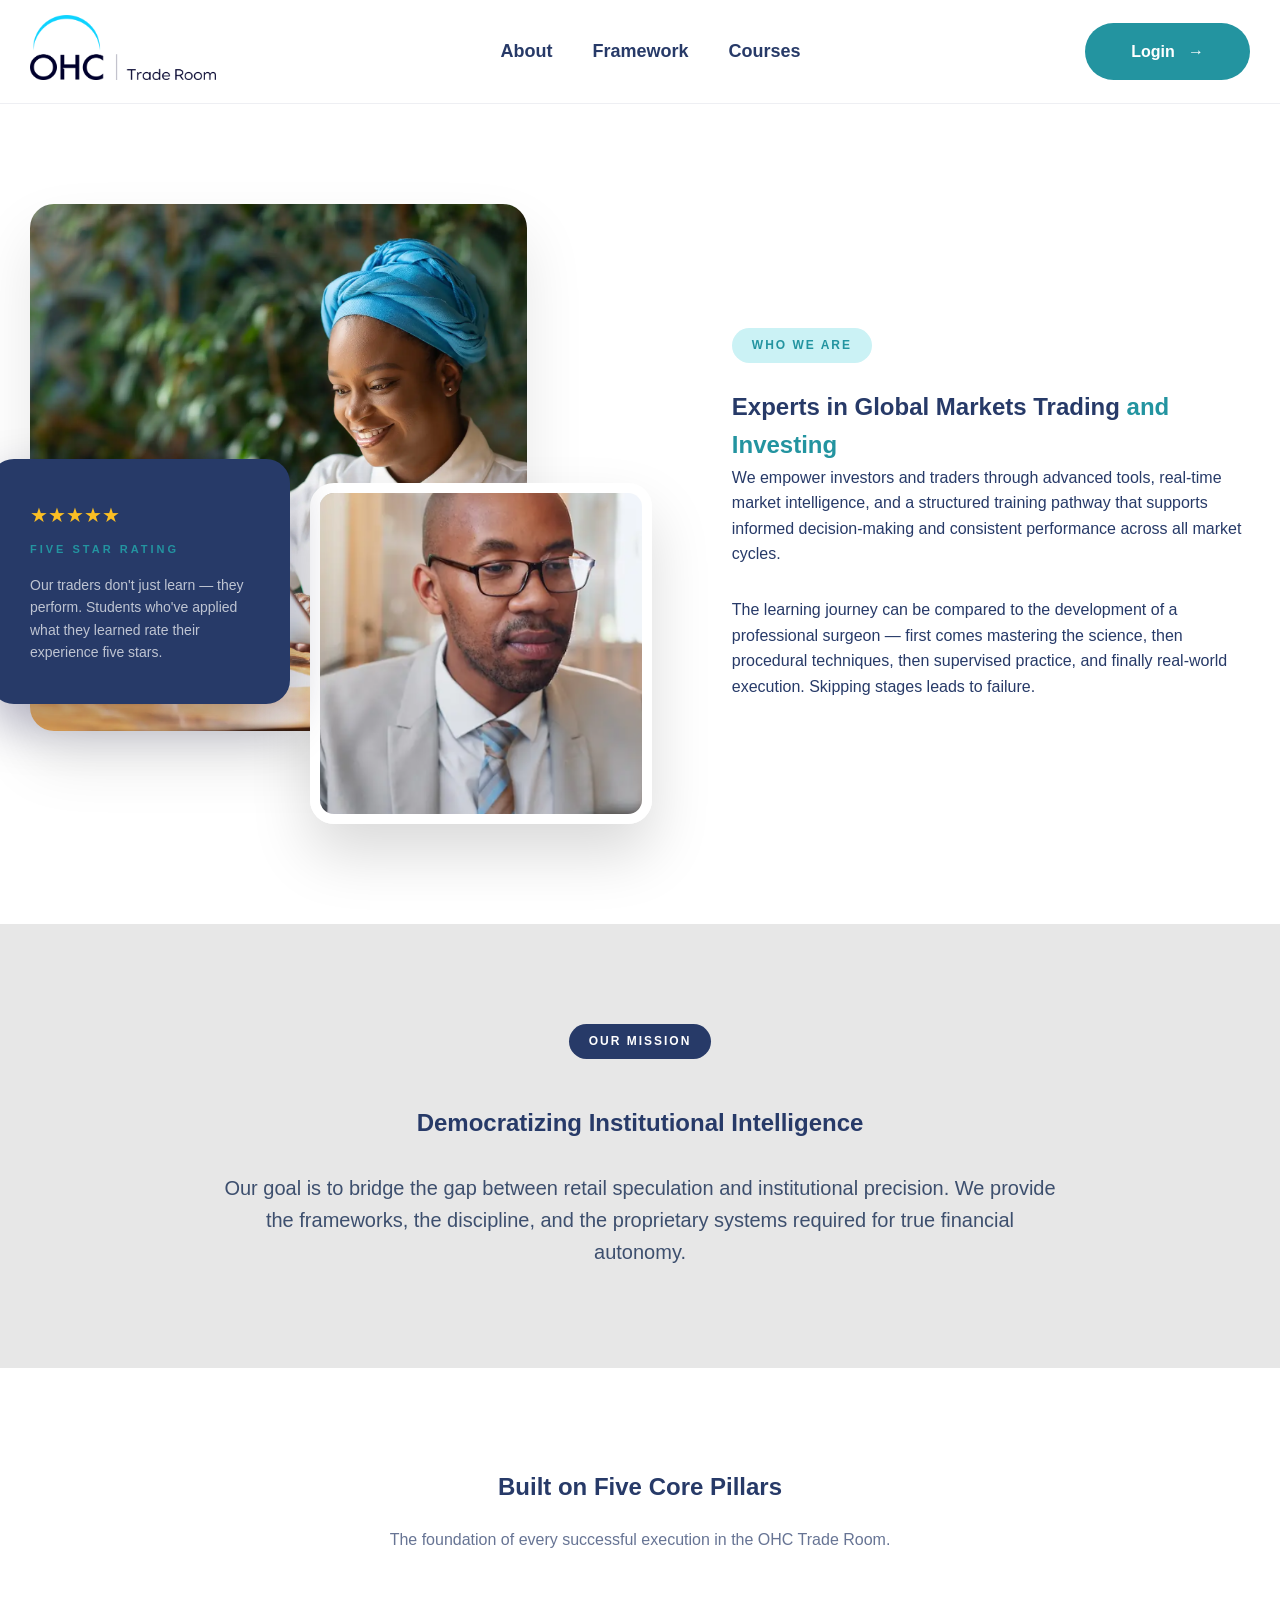
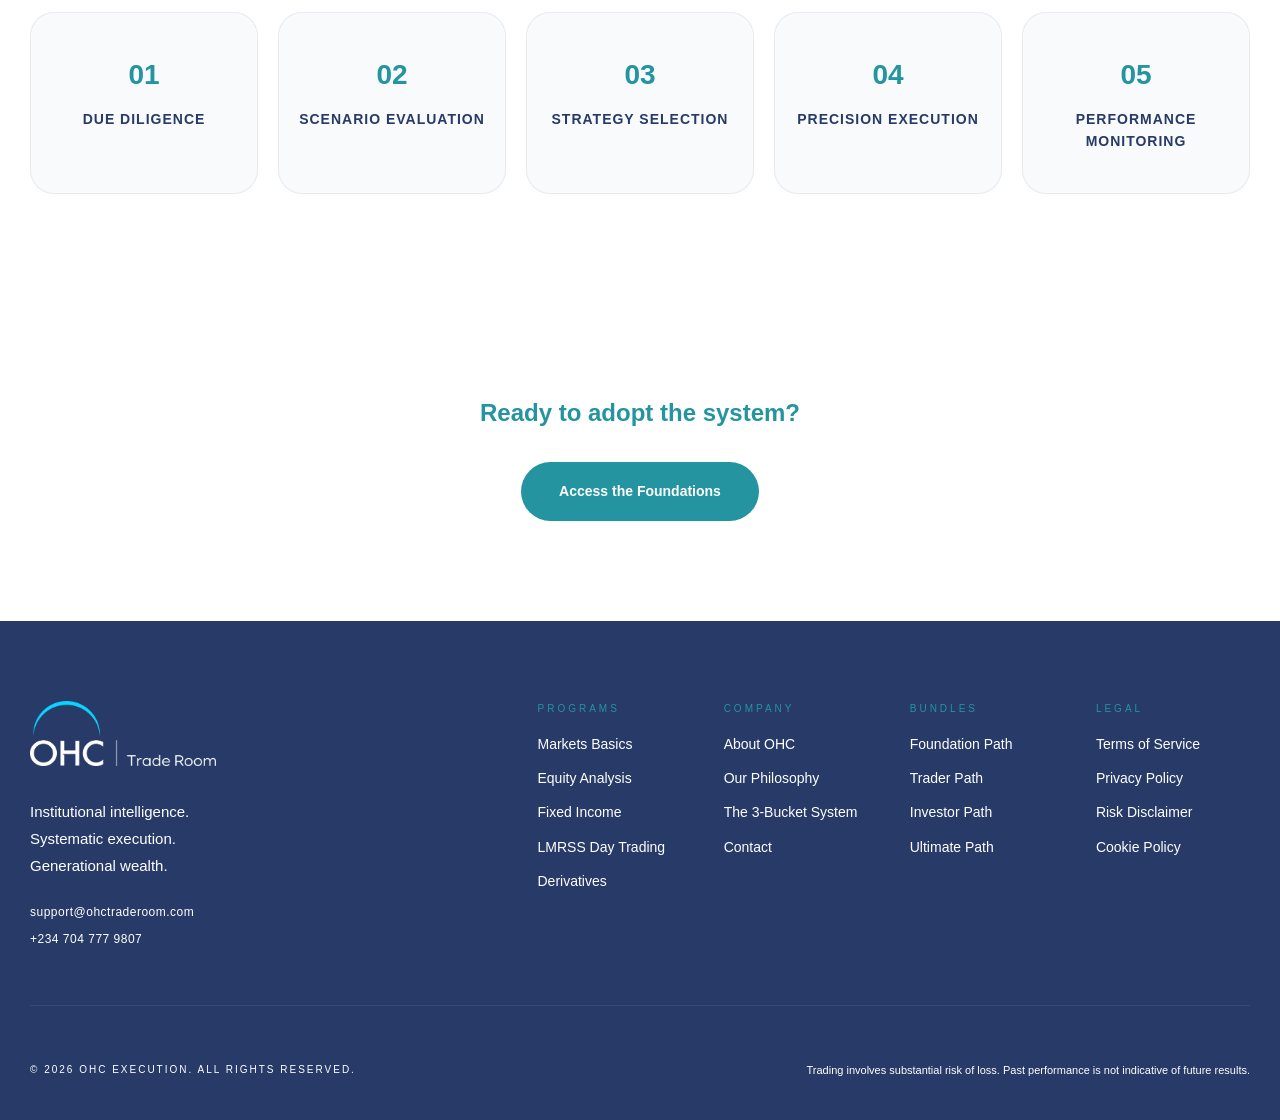
<file: about.html>
<!doctype html>
<html lang="en">
  <head>
    <meta charset="UTF-8" />
    <meta name="viewport" content="width=device-width, initial-scale=1.0" />
    <title>About OHC | Institutional Market Intelligence</title>

    <!-- Universal Styles -->
    <link rel="stylesheet" href="css/style.css" />
    <!-- Page Specific Styles -->
    <link rel="stylesheet" href="css/about.css" />
    <link
      rel="icon"
      type="image/png"
      href="images/favicon-96x96.png"
      sizes="96x96"
    />
    <link rel="icon" type="image/svg+xml" href="images/favicon.svg" />
    <link rel="shortcut icon" href="images/favicon.ico" />
    <link
      rel="apple-touch-icon"
      sizes="180x180"
      href="images/apple-touch-icon.png"
    />
    <meta name="apple-mobile-web-app-title" content="OHC" />
    <link rel="manifest" href="images/site.webmanifest" />
  </head>
  <body>
    <!-- HEADER -->
    <nav class="nav">
      <div class="container nav__inner">
        <a href="index.html" class="nav__logo"
          ><img src="images/logo-dark.png" alt="OHC Logo"
        /></a>
        <ul class="nav__links" id="navLinks">
          <li><a href="about.html">About</a></li>
          <li><a href="index.html#solution">Framework</a></li>
          <li><a href="index.html#ecosystem">Courses</a></li>
        </ul>
        <!-- Auth Container -->
        <div class="nav__auth">
          <!-- Login Button (visible when NOT logged in) -->
          <a
            href="https://courses.ohctraderoom.com/login"
            target="_blank"
            class="btn btn--teal nav__login"
            >Login &nbsp; →</a
          >
          <!-- User Menu (visible when logged in) -->
          <div class="nav__user-menu" id="userMenu">
            <button
              class="user-avatar-btn"
              id="userAvatarBtn"
              aria-label="User menu"
            >
              <svg
                viewBox="0 0 24 24"
                fill="none"
                stroke="currentColor"
                stroke-width="1.8"
                stroke-linecap="round"
                stroke-linejoin="round"
              >
                <path d="M20 21v-2a4 4 0 0 0-4-4H8a4 4 0 0 0-4 4v2" />
                <circle cx="12" cy="7" r="4" />
              </svg>
            </button>
            <div class="user-dropdown" id="userDropdown">
              <a href="https://www.ohctraderoom.com/library">
                <svg
                  viewBox="0 0 24 24"
                  fill="none"
                  stroke="currentColor"
                  stroke-width="1.8"
                  stroke-linecap="round"
                  stroke-linejoin="round"
                >
                  <rect x="3" y="3" width="7" height="7" rx="1" />
                  <rect x="14" y="3" width="7" height="7" rx="1" />
                  <rect x="3" y="14" width="7" height="7" rx="1" />
                  <rect x="14" y="14" width="7" height="7" rx="1" />
                </svg>
                Dashboard
              </a>
              <a href="https://www.ohctraderoom.com/settings">
                <svg
                  viewBox="0 0 24 24"
                  fill="none"
                  stroke="currentColor"
                  stroke-width="1.8"
                  stroke-linecap="round"
                  stroke-linejoin="round"
                >
                  <circle cx="12" cy="12" r="3" />
                  <path
                    d="M19.4 15a1.65 1.65 0 0 0 .33 1.82l.06.06a2 2 0 0 1-2.83 2.83l-.06-.06a1.65 1.65 0 0 0-1.82-.33 1.65 1.65 0 0 0-1 1.51V21a2 2 0 0 1-4 0v-.09A1.65 1.65 0 0 0 9 19.4a1.65 1.65 0 0 0-1.82.33l-.06.06a2 2 0 0 1-2.83-2.83l.06-.06A1.65 1.65 0 0 0 4.68 15a1.65 1.65 0 0 0-1.51-1H3a2 2 0 0 1 0-4h.09A1.65 1.65 0 0 0 4.6 9a1.65 1.65 0 0 0-.33-1.82l-.06-.06a2 2 0 0 1 2.83-2.83l.06.06A1.65 1.65 0 0 0 9 4.68a1.65 1.65 0 0 0 1-1.51V3a2 2 0 0 1 4 0v.09a1.65 1.65 0 0 0 1 1.51 1.65 1.65 0 0 0 1.82-.33l.06-.06a2 2 0 0 1 2.83 2.83l-.06.06A1.65 1.65 0 0 0 19.4 9a1.65 1.65 0 0 0 1.51 1H21a2 2 0 0 1 0 4h-.09a1.65 1.65 0 0 0-1.51 1z"
                  />
                </svg>
                Account Settings
              </a>
              <div class="user-dropdown__divider"></div>
              <a
                href="https://www.ohctraderoom.com/logout"
                class="user-dropdown__logout"
              >
                <svg
                  viewBox="0 0 24 24"
                  fill="none"
                  stroke="currentColor"
                  stroke-width="1.8"
                  stroke-linecap="round"
                  stroke-linejoin="round"
                >
                  <path d="M9 21H5a2 2 0 0 1-2-2V5a2 2 0 0 1 2-2h4" />
                  <polyline points="16 17 21 12 16 7" />
                  <line x1="21" y1="12" x2="9" y2="12" />
                </svg>
                Logout
              </a>
            </div>
          </div>
        </div>
        <button class="hamburger" id="hamburger" aria-label="Toggle menu">
          <span></span><span></span><span></span>
        </button>
      </div>
    </nav>

    <!-- 1. ABOUT HERO (Layered Visuals) -->
    <section class="section">
      <div class="container about-hero__grid">
        <div class="about-visuals">
          <div class="about-img-main">
            <img src="images/img2.png" alt="OHC Professional" />
          </div>
          <div class="about-img-sub">
            <img src="images/img3.png" alt="Trading Desk" />
          </div>
          <div class="about-rating-card">
            <div class="stars">★★★★★</div>
            <span class="rating-label">Five Star Rating</span>
            <p>
              Our traders don't just learn — they perform. Students who've
              applied what they learned rate their experience five stars.
            </p>
          </div>
        </div>

        <div class="about-content">
          <span class="problem-label">Who We Are</span>
          <h1>
            Experts in Global Markets Trading
            <span class="teal-text">and Investing</span>
          </h1>
          <p style="margin-bottom: 30px">
            We empower investors and traders through advanced tools, real-time
            market intelligence, and a structured training pathway that supports
            informed decision-making and consistent performance across all
            market cycles.
          </p>
          <p>
            The learning journey can be compared to the development of a
            professional surgeon — first comes mastering the science, then
            procedural techniques, then supervised practice, and finally
            real-world execution. Skipping stages leads to failure.
          </p>
        </div>
      </div>
    </section>

    <!-- 2. MISSION SECTION -->
    <section class="section" style="background: var(--grey-back)">
      <div class="container" style="text-align: center; max-width: 900px">
        <span
          class="problem-label"
          style="background: var(--navy); color: white"
          >Our Mission</span
        >
        <h2 style="margin-top: 20px">
          Democratizing Institutional Intelligence
        </h2>
        <p style="font-size: 20px; margin-top: 30px; color: var(--navy-light)">
          Our goal is to bridge the gap between retail speculation and
          institutional precision. We provide the frameworks, the discipline,
          and the proprietary systems required for true financial autonomy.
        </p>
      </div>
    </section>

    <!-- 3. THE 5 PILLARS -->
    <section class="section">
      <div class="container">
        <h2 style="text-align: center; margin-bottom: 20px">
          Built on Five Core Pillars
        </h2>
        <p style="text-align: center; opacity: 0.7">
          The foundation of every successful execution in the OHC Trade Room.
        </p>

        <div class="pillars-grid">
          <div class="pillar-card">
            <h3>01</h3>
            <h4>Due Diligence</h4>
          </div>
          <div class="pillar-card">
            <h3>02</h3>
            <h4>Scenario Evaluation</h4>
          </div>
          <div class="pillar-card">
            <h3>03</h3>
            <h4>Strategy Selection</h4>
          </div>
          <div class="pillar-card">
            <h3>04</h3>
            <h4>Precision Execution</h4>
          </div>
          <div class="pillar-card">
            <h3>05</h3>
            <h4>Performance Monitoring</h4>
          </div>
        </div>
      </div>
    </section>

    <!-- 4. FINAL CTA -->
    <section
      class="section"
      style="
        color: white;
        text-align: center;
        margin: 0 20px;
        border-radius: var(--radius);
      "
    >
      <div class="container">
        <h2 style="color: var(--teal); margin-bottom: 30px">
          Ready to adopt the system?
        </h2>
        <a href="index.html#ecosystem" class="btn btn--teal"
          >Access the Foundations</a
        >
      </div>
    </section>

    <!-- FOOTER -->
    <footer class="footer">
      <div class="container">
        <div class="footer__top">
          <div class="footer__brand">
            <img
              src="images/OHC-Trade-Room-light.png"
              alt="OHC Trade Room"
              class="footer__logo-img"
            />
            <p style="color: #fff">
              Institutional intelligence.<br />Systematic execution.<br />Generational
              wealth.
            </p>
            <div class="footer__contacts">
              <a href="mailto:support@ohctraderoom.com"
                >support@ohctraderoom.com</a
              >
              <a href="tel:+2347047779807">+234 704 777 9807</a>
            </div>
          </div>
          <div class="footer__links">
            <div class="footer__col">
              <div class="footer__col-ttl">Programs</div>
              <a href="course-basics.html">Markets Basics</a>
              <a href="course-equity.html">Equity Analysis</a>
              <a href="course-fixed-income.html">Fixed Income</a>
              <a href="course-lmrss.html">LMRSS Day Trading</a>
              <a href="course-derivatives.html">Derivatives</a>
            </div>
            <div class="footer__col">
              <div class="footer__col-ttl">Company</div>
              <a href="about.html">About OHC</a>
              <a href="about.html">Our Philosophy</a>
              <a href="#flagship">The 3-Bucket System</a>
              <a href="mailto:support@ohctraderoom.com">Contact</a>
            </div>
            <div class="footer__col">
              <div class="footer__col-ttl">Bundles</div>
              <a href="#paths">Foundation Path</a>
              <a href="#paths">Trader Path</a>
              <a href="#paths">Investor Path</a>
              <a href="#paths">Ultimate Path</a>
            </div>
            <div class="footer__col">
              <div class="footer__col-ttl">Legal</div>
              <a href="terms.html">Terms of Service</a>
              <a href="privacy.html">Privacy Policy</a>
              <a href="risk-disclaimer.html">Risk Disclaimer</a>
              <a href="cookie-policy.html">Cookie Policy</a>
            </div>
          </div>
        </div>
        <div class="footer__bottom">
          <div class="footer__copy">
            © 2026 OHC EXECUTION. ALL RIGHTS RESERVED.
          </div>
          <div class="footer__disc">
            Trading involves substantial risk of loss. Past performance is not
            indicative of future results.
          </div>
        </div>
      </div>
    </footer>
    <script>
      const hamburger = document.getElementById("hamburger");
      const navLinks = document.getElementById("navLinks");
      hamburger.addEventListener("click", () => {
        hamburger.classList.toggle("active");
        navLinks.classList.toggle("active");
      });
      navLinks.querySelectorAll("a").forEach((link) => {
        link.addEventListener("click", () => {
          hamburger.classList.remove("active");
          navLinks.classList.remove("active");
        });
      });

      // ─── User Menu Toggle ───
      const userMenu = document.getElementById("userMenu");
      const userAvatarBtn = document.getElementById("userAvatarBtn");
      if (userAvatarBtn && userMenu) {
        userAvatarBtn.addEventListener("click", (e) => {
          e.stopPropagation();
          userMenu.classList.toggle("open");
        });
        document.addEventListener("click", (e) => {
          if (!userMenu.contains(e.target)) {
            userMenu.classList.remove("open");
          }
        });
      }

      // ─── Kajabi Auth Detection ───
      (function detectAuth() {
        const cookies = document.cookie;
        const isLoggedIn =
          cookies.includes("_kjb_session") ||
          cookies.includes("kjb_logged_in") ||
          cookies.includes("_session_id");
        if (isLoggedIn) {
          document.body.classList.add("is-authenticated");
        }
      })();
    </script>
  </body>
</html>
</file>
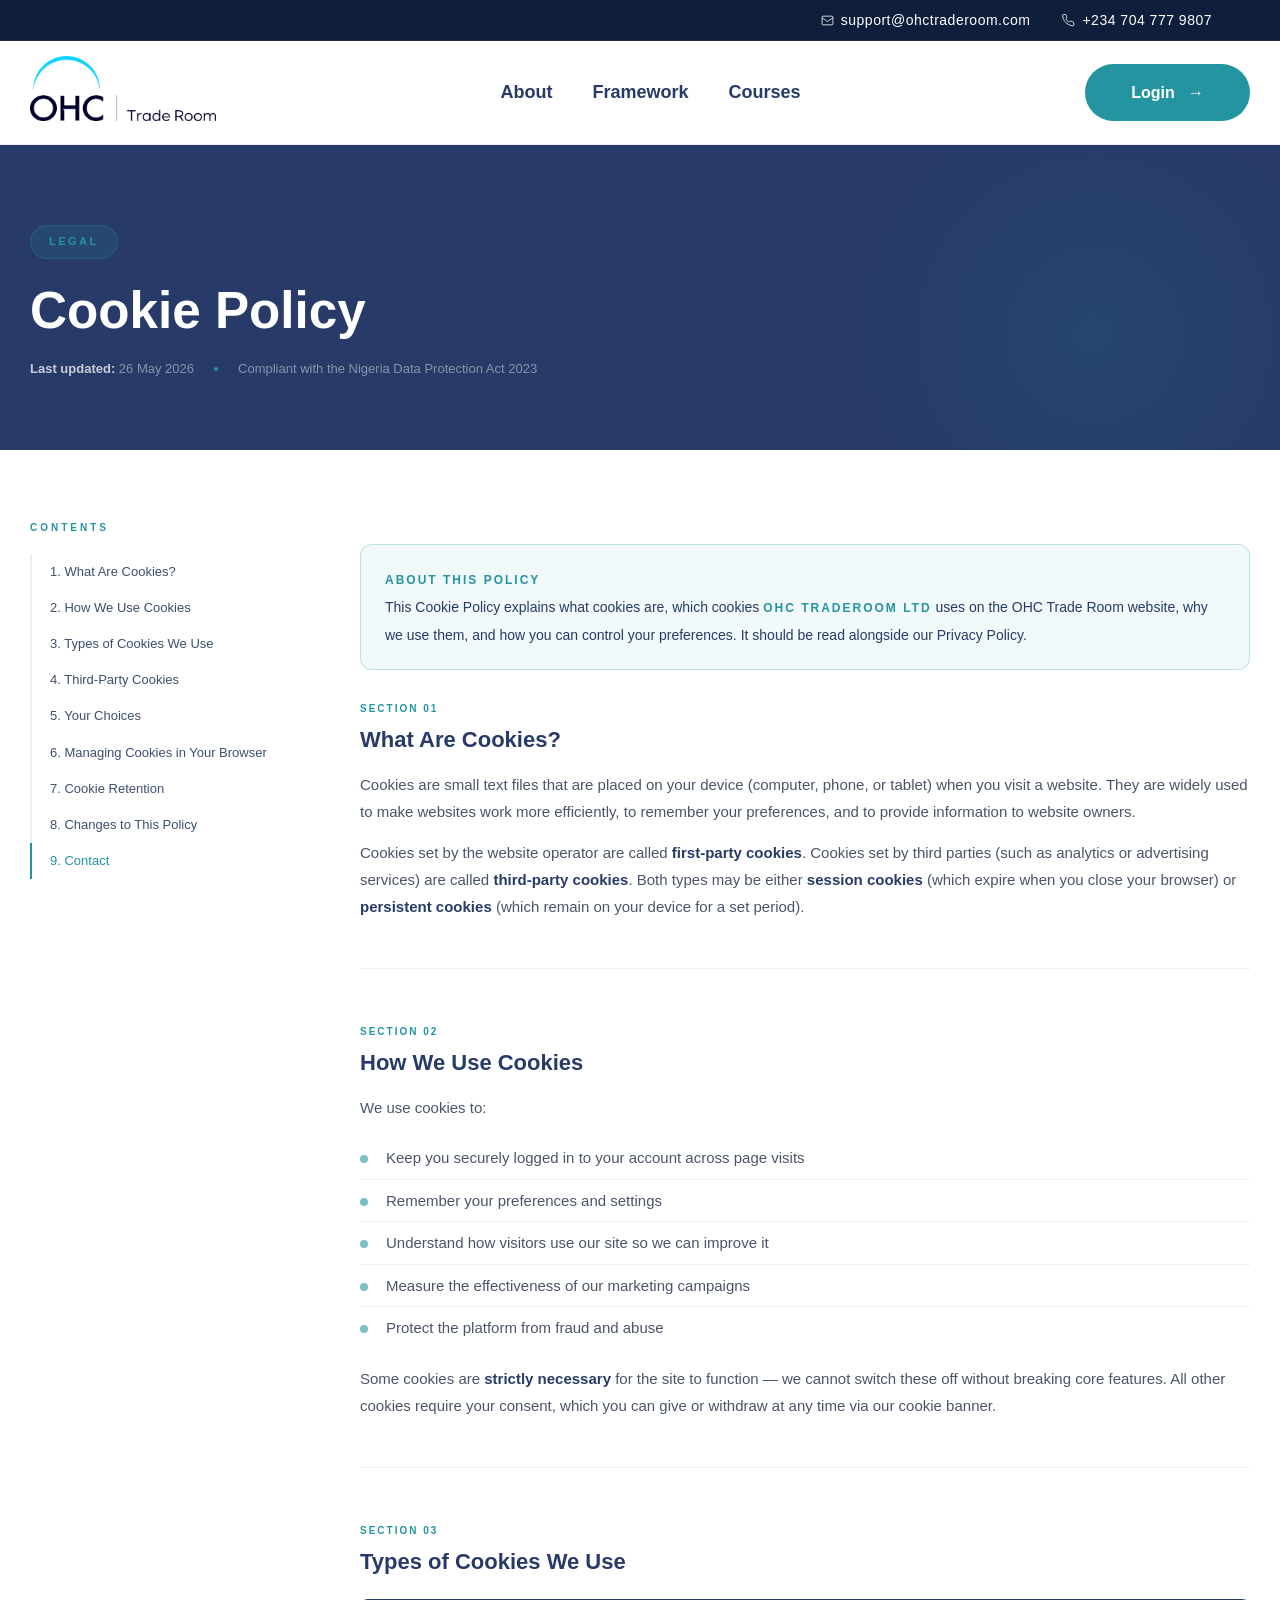
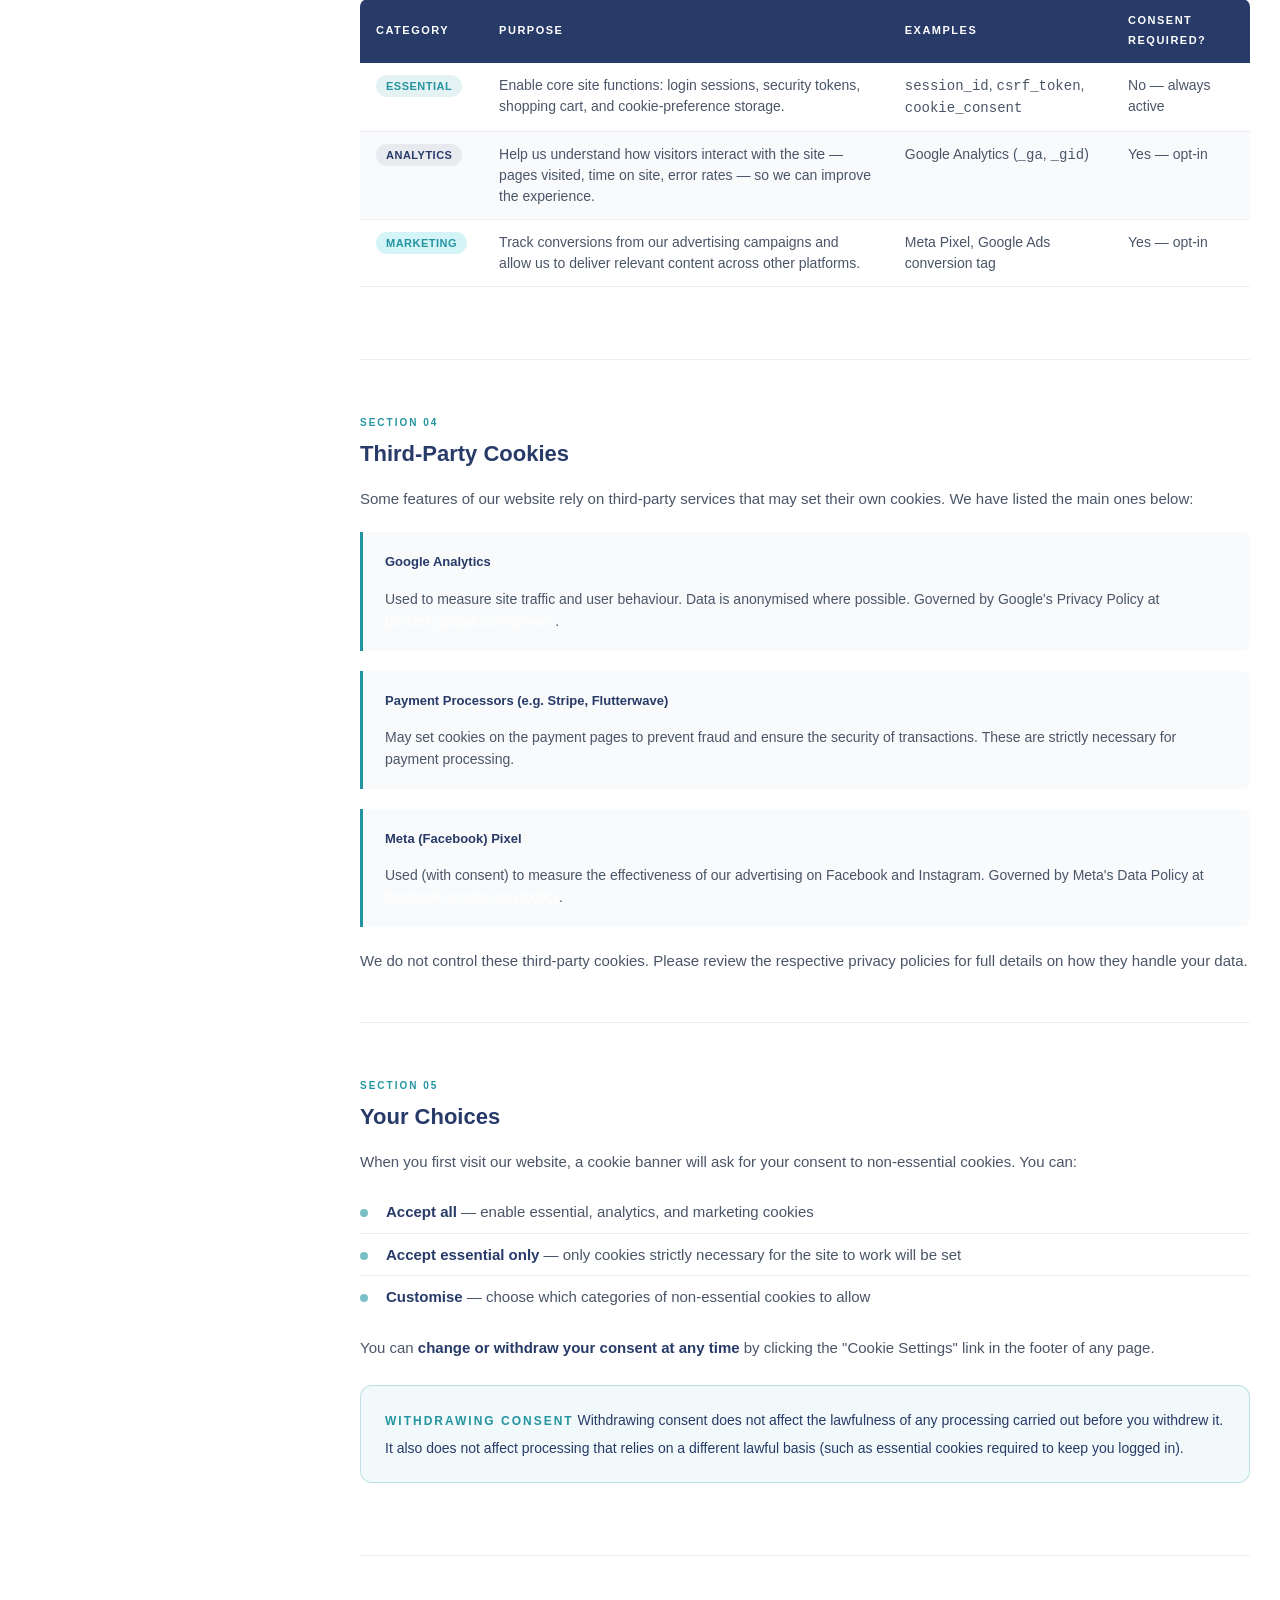
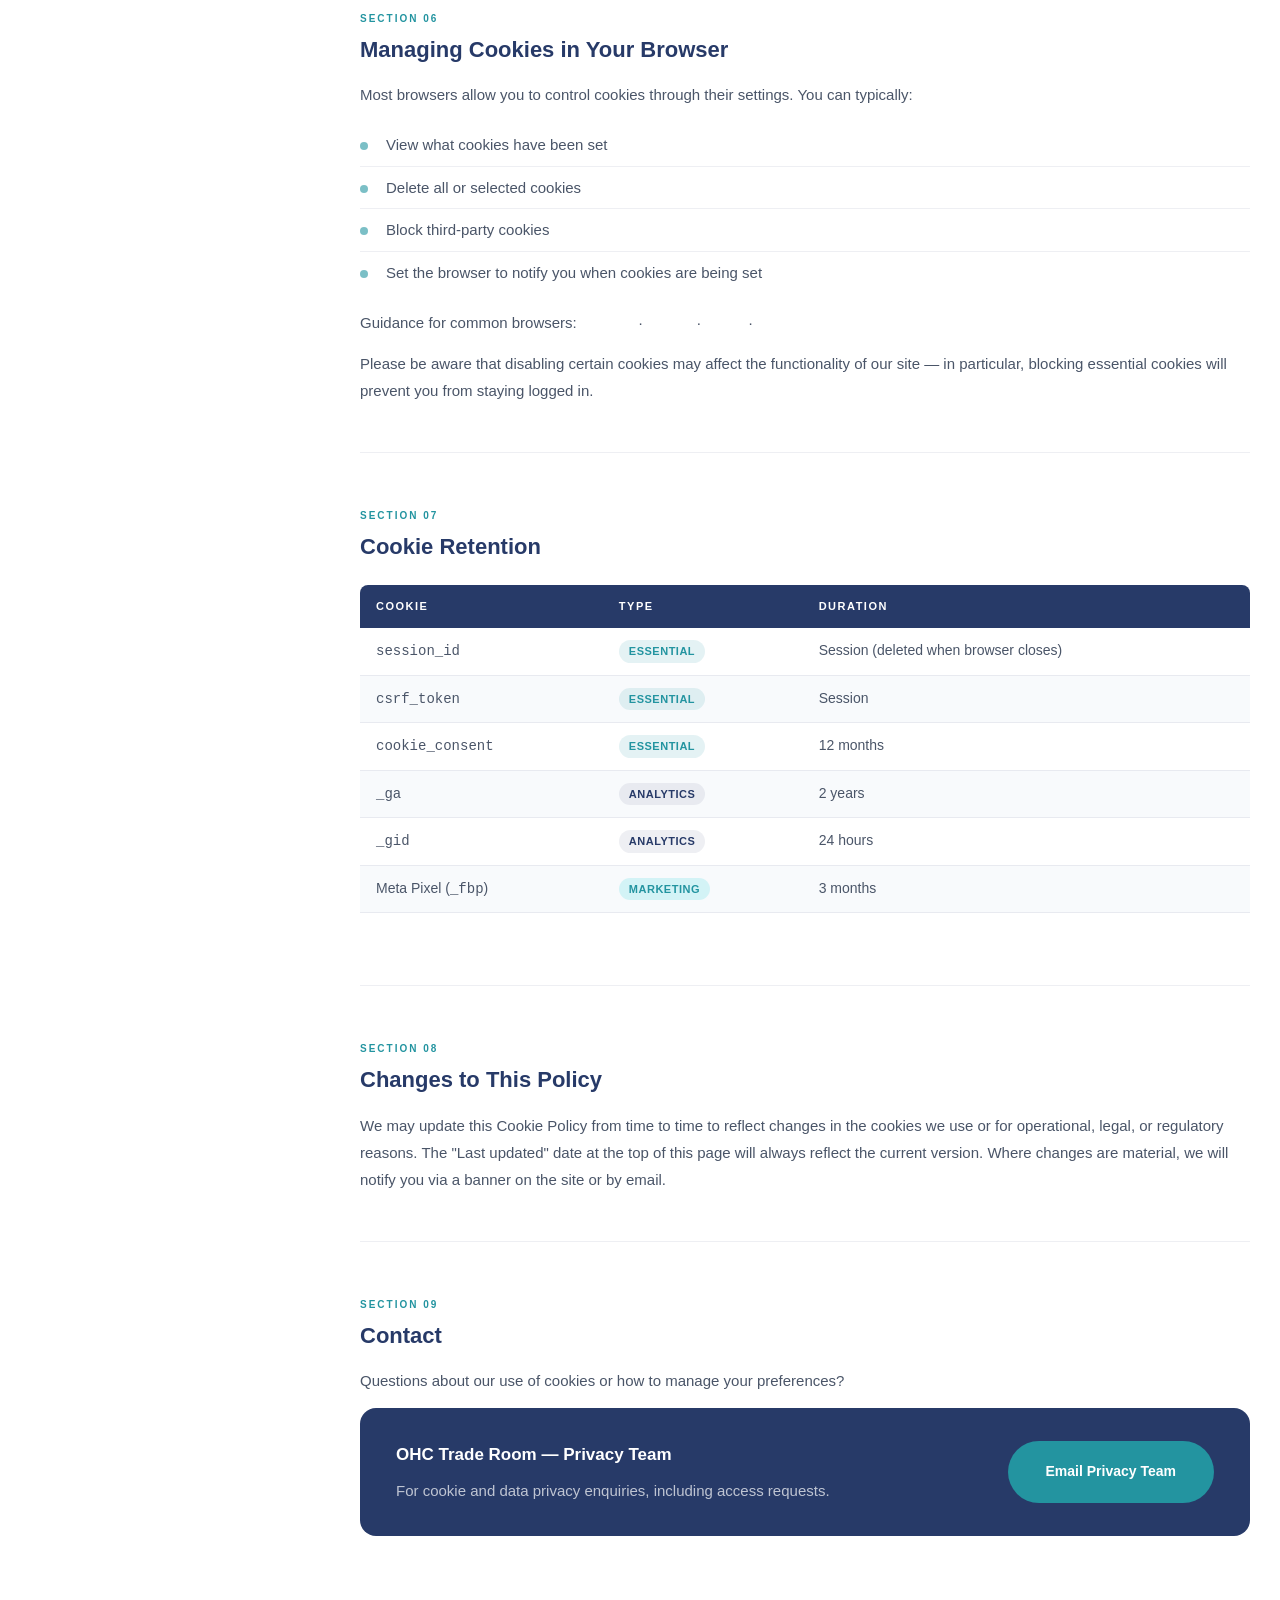
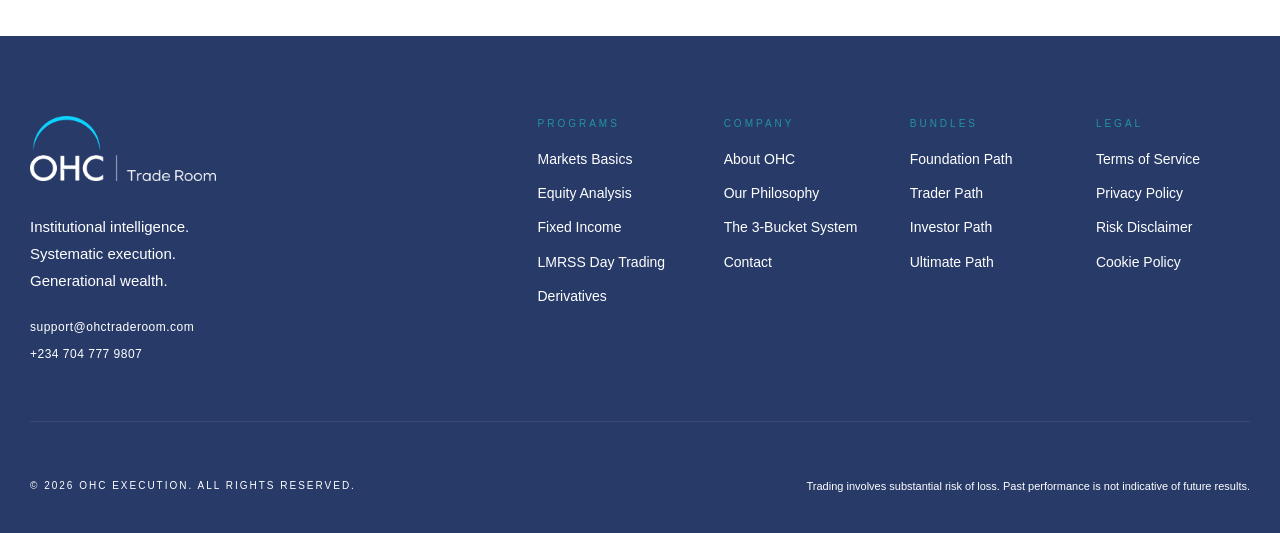
<file: cookie-policy.html>
<!doctype html>
<html lang="en">
  <head>
    <meta charset="UTF-8" />
    <meta name="viewport" content="width=device-width, initial-scale=1.0" />
    <title>Cookie Policy — OHC Trade Room</title>
    <meta
      name="description"
      content="Cookie Policy for OHC Trade Room. Learn what cookies we use, why we use them, and how you can manage your preferences."
    />
    <link rel="stylesheet" href="css/style.css" />
    <link rel="stylesheet" href="css/legal.css" />
    <link
      rel="icon"
      type="image/png"
      href="images/favicon-96x96.png"
      sizes="96x96"
    />
    <link rel="icon" type="image/svg+xml" href="images/favicon.svg" />
    <link rel="shortcut icon" href="images/favicon.ico" />
    <link
      rel="apple-touch-icon"
      sizes="180x180"
      href="images/apple-touch-icon.png"
    />
    <meta name="apple-mobile-web-app-title" content="OHC" />
    <link rel="manifest" href="images/site.webmanifest" />
  </head>
  <body>
    <!-- TOP BAR -->
    <div class="topbar">
      <div class="topbar__inner">
        <a href="mailto:support@ohctraderoom.com" class="topbar__link">
          <svg
            width="13"
            height="13"
            viewBox="0 0 24 24"
            fill="none"
            stroke="currentColor"
            stroke-width="1.5"
          >
            <rect x="2" y="4" width="20" height="16" rx="2" />
            <path d="m2 7 10 7 10-7" />
          </svg>
          support@ohctraderoom.com
        </a>
        <a href="tel:+2347047779807" class="topbar__link">
          <svg
            width="13"
            height="13"
            viewBox="0 0 24 24"
            fill="none"
            stroke="currentColor"
            stroke-width="1.5"
          >
            <path
              d="M22 16.92v3a2 2 0 0 1-2.18 2 19.79 19.79 0 0 1-8.63-3.07A19.5 19.5 0 0 1 4.15 12a19.79 19.79 0 0 1-3.07-8.67A2 2 0 0 1 3.06 1h3a2 2 0 0 1 2 1.72c.127.96.361 1.903.7 2.81a2 2 0 0 1-.45 2.11L7.09 8.91a16 16 0 0 0 6 6l1.27-1.27a2 2 0 0 1 2.11-.45c.907.339 1.85.573 2.81.7A2 2 0 0 1 21 16v.92z"
            />
          </svg>
          +234 704 777 9807
        </a>
      </div>
    </div>
    <!-- HEADER -->
    <nav class="nav">
      <div class="container nav__inner">
        <a href="index.html" class="nav__logo"
          ><img src="images/logo-dark.png" alt="OHC Logo"
        /></a>
        <ul class="nav__links" id="navLinks">
          <li class="mobile-nav-header">
            <a href="index.html" class="mobile-nav-logo">
              <img
                src="images/logo-dark.png"
                alt="OHC Logo"
                style="
                  height: 40px;
                  width: auto;
                  display: block;
                  margin: 0 auto 18px;
                "
              />
            </a>
            <a
              href="https://courses.ohctraderoom.com/login"
              target="_blank"
              class="btn btn--teal nav__login mobile-nav-login"
              style="
                width: 100%;
                margin-bottom: 18px;
                display: block;
                text-align: center;
                color: white;
              "
              >Login &nbsp; →</a
            >
          </li>
          <li><a href="about.html">About</a></li>
          <li><a href="index.html#solution">Framework</a></li>
          <li><a href="index.html#ecosystem">Courses</a></li>
        </ul>
        <!-- Auth Container -->
        <div class="nav__auth">
          <!-- Login Button (visible when NOT logged in) -->
          <a
            href="https://courses.ohctraderoom.com/login"
            target="_blank"
            class="btn btn--teal nav__login"
            >Login &nbsp; →</a
          >
          <!-- User Menu (visible when logged in) -->
          <div class="nav__user-menu" id="userMenu">
            <button
              class="user-avatar-btn"
              id="userAvatarBtn"
              aria-label="User menu"
            >
              <svg
                viewBox="0 0 24 24"
                fill="none"
                stroke="currentColor"
                stroke-width="1.8"
                stroke-linecap="round"
                stroke-linejoin="round"
              >
                <path d="M20 21v-2a4 4 0 0 0-4-4H8a4 4 0 0 0-4 4v2" />
                <circle cx="12" cy="7" r="4" />
              </svg>
            </button>
            <div class="user-dropdown" id="userDropdown">
              <a href="https://www.ohctraderoom.com/library">
                <svg
                  viewBox="0 0 24 24"
                  fill="none"
                  stroke="currentColor"
                  stroke-width="1.8"
                  stroke-linecap="round"
                  stroke-linejoin="round"
                >
                  <rect x="3" y="3" width="7" height="7" rx="1" />
                  <rect x="14" y="3" width="7" height="7" rx="1" />
                  <rect x="3" y="14" width="7" height="7" rx="1" />
                  <rect x="14" y="14" width="7" height="7" rx="1" />
                </svg>
                Dashboard
              </a>
              <a href="https://www.ohctraderoom.com/settings">
                <svg
                  viewBox="0 0 24 24"
                  fill="none"
                  stroke="currentColor"
                  stroke-width="1.8"
                  stroke-linecap="round"
                  stroke-linejoin="round"
                >
                  <circle cx="12" cy="12" r="3" />
                  <path
                    d="M19.4 15a1.65 1.65 0 0 0 .33 1.82l.06.06a2 2 0 0 1-2.83 2.83l-.06-.06a1.65 1.65 0 0 0-1.82-.33 1.65 1.65 0 0 0-1 1.51V21a2 2 0 0 1-4 0v-.09A1.65 1.65 0 0 0 9 19.4a1.65 1.65 0 0 0-1.82.33l-.06.06a2 2 0 0 1-2.83-2.83l.06-.06A1.65 1.65 0 0 0 4.68 15a1.65 1.65 0 0 0-1.51-1H3a2 2 0 0 1 0-4h.09A1.65 1.65 0 0 0 4.6 9a1.65 1.65 0 0 0-.33-1.82l-.06-.06a2 2 0 0 1 2.83-2.83l.06.06A1.65 1.65 0 0 0 9 4.68a1.65 1.65 0 0 0 1-1.51V3a2 2 0 0 1 4 0v.09a1.65 1.65 0 0 0 1 1.51 1.65 1.65 0 0 0 1.82-.33l.06-.06a2 2 0 0 1 2.83 2.83l-.06.06A1.65 1.65 0 0 0 19.4 9a1.65 1.65 0 0 0 1.51 1H21a2 2 0 0 1 0 4h-.09a1.65 1.65 0 0 0-1.51 1z"
                  />
                </svg>
                Account Settings
              </a>
              <div class="user-dropdown__divider"></div>
              <a
                href="https://www.ohctraderoom.com/logout"
                class="user-dropdown__logout"
              >
                <svg
                  viewBox="0 0 24 24"
                  fill="none"
                  stroke="currentColor"
                  stroke-width="1.8"
                  stroke-linecap="round"
                  stroke-linejoin="round"
                >
                  <path d="M9 21H5a2 2 0 0 1-2-2V5a2 2 0 0 1 2-2h4" />
                  <polyline points="16 17 21 12 16 7" />
                  <line x1="21" y1="12" x2="9" y2="12" />
                </svg>
                Logout
              </a>
            </div>
          </div>
        </div>
        <button class="hamburger" id="hamburger" aria-label="Toggle menu">
          <span></span><span></span><span></span>
        </button>
      </div>
    </nav>

    <!-- HERO -->
    <section class="legal-hero">
      <div class="container">
        <span class="legal-hero__label">Legal</span>
        <h1 class="legal-hero__title">Cookie Policy</h1>
        <div class="legal-hero__meta">
          <span><strong>Last updated:</strong> 26 May 2026</span>
          <span class="meta-dot"></span>
          <span>Compliant with the Nigeria Data Protection Act 2023</span>
        </div>
      </div>
    </section>

    <!-- CONTENT -->
    <div class="container">
      <div class="legal-wrap">
        <!-- SIDEBAR TOC -->
        <aside class="legal-toc">
          <p class="legal-toc__heading">Contents</p>
          <ul class="legal-toc__list">
            <li><a href="#what-are-cookies">1. What Are Cookies?</a></li>
            <li><a href="#how-we-use">2. How We Use Cookies</a></li>
            <li><a href="#types">3. Types of Cookies We Use</a></li>
            <li><a href="#third-party-cookies">4. Third-Party Cookies</a></li>
            <li><a href="#your-choices">5. Your Choices</a></li>
            <li>
              <a href="#managing-browser"
                >6. Managing Cookies in Your Browser</a
              >
            </li>
            <li><a href="#retention">7. Cookie Retention</a></li>
            <li><a href="#changes">8. Changes to This Policy</a></li>
            <li><a href="#contact">9. Contact</a></li>
          </ul>
        </aside>

        <!-- MAIN CONTENT -->
        <main class="legal-content">
          <div class="legal-notice">
            <strong>About This Policy</strong> <br />
            This Cookie Policy explains what cookies are, which cookies
            <strong>OHC TRADEROOM LTD</strong> uses on the OHC Trade Room
            website, why we use them, and how you can control your preferences.
            It should be read alongside our
            <a href="privacy.html">Privacy Policy</a>.
          </div>

          <div class="legal-section" id="what-are-cookies">
            <span class="legal-section__number">Section 01</span>
            <h2 class="legal-section__title">What Are Cookies?</h2>
            <div class="legal-section__body">
              <p>
                Cookies are small text files that are placed on your device
                (computer, phone, or tablet) when you visit a website. They are
                widely used to make websites work more efficiently, to remember
                your preferences, and to provide information to website owners.
              </p>
              <p>
                Cookies set by the website operator are called
                <strong>first-party cookies</strong>. Cookies set by third
                parties (such as analytics or advertising services) are called
                <strong>third-party cookies</strong>. Both types may be either
                <strong>session cookies</strong> (which expire when you close
                your browser) or <strong>persistent cookies</strong> (which
                remain on your device for a set period).
              </p>
            </div>
          </div>

          <div class="legal-section" id="how-we-use">
            <span class="legal-section__number">Section 02</span>
            <h2 class="legal-section__title">How We Use Cookies</h2>
            <div class="legal-section__body">
              <p>We use cookies to:</p>
              <ul class="legal-list">
                <li>
                  Keep you securely logged in to your account across page visits
                </li>
                <li>Remember your preferences and settings</li>
                <li>
                  Understand how visitors use our site so we can improve it
                </li>
                <li>Measure the effectiveness of our marketing campaigns</li>
                <li>Protect the platform from fraud and abuse</li>
              </ul>
              <p>
                Some cookies are <strong>strictly necessary</strong> for the
                site to function — we cannot switch these off without breaking
                core features. All other cookies require your consent, which you
                can give or withdraw at any time via our cookie banner.
              </p>
            </div>
          </div>

          <div class="legal-section" id="types">
            <span class="legal-section__number">Section 03</span>
            <h2 class="legal-section__title">Types of Cookies We Use</h2>
            <div class="legal-section__body">
              <table class="cookie-table">
                <thead>
                  <tr>
                    <th>Category</th>
                    <th>Purpose</th>
                    <th>Examples</th>
                    <th>Consent Required?</th>
                  </tr>
                </thead>
                <tbody>
                  <tr>
                    <td>
                      <span class="cookie-badge cookie-badge--essential"
                        >Essential</span
                      >
                    </td>
                    <td>
                      Enable core site functions: login sessions, security
                      tokens, shopping cart, and cookie-preference storage.
                    </td>
                    <td>
                      <code>session_id</code>, <code>csrf_token</code>,
                      <code>cookie_consent</code>
                    </td>
                    <td>No — always active</td>
                  </tr>
                  <tr>
                    <td>
                      <span class="cookie-badge cookie-badge--analytics"
                        >Analytics</span
                      >
                    </td>
                    <td>
                      Help us understand how visitors interact with the site —
                      pages visited, time on site, error rates — so we can
                      improve the experience.
                    </td>
                    <td>
                      Google Analytics (<code>_ga</code>, <code>_gid</code>)
                    </td>
                    <td>Yes — opt-in</td>
                  </tr>
                  <tr>
                    <td>
                      <span class="cookie-badge cookie-badge--marketing"
                        >Marketing</span
                      >
                    </td>
                    <td>
                      Track conversions from our advertising campaigns and allow
                      us to deliver relevant content across other platforms.
                    </td>
                    <td>Meta Pixel, Google Ads conversion tag</td>
                    <td>Yes — opt-in</td>
                  </tr>
                </tbody>
              </table>
            </div>
          </div>

          <div class="legal-section" id="third-party-cookies">
            <span class="legal-section__number">Section 04</span>
            <h2 class="legal-section__title">Third-Party Cookies</h2>
            <div class="legal-section__body">
              <p>
                Some features of our website rely on third-party services that
                may set their own cookies. We have listed the main ones below:
              </p>

              <div class="legal-definition">
                <p class="legal-definition__term">Google Analytics</p>
                <p class="legal-definition__desc">
                  Used to measure site traffic and user behaviour. Data is
                  anonymised where possible. Governed by Google's Privacy Policy
                  at
                  <a
                    href="https://policies.google.com/privacy"
                    target="_blank"
                    rel="noopener noreferrer"
                    >policies.google.com/privacy</a
                  >.
                </p>
              </div>
              <div class="legal-definition">
                <p class="legal-definition__term">
                  Payment Processors (e.g. Stripe, Flutterwave)
                </p>
                <p class="legal-definition__desc">
                  May set cookies on the payment pages to prevent fraud and
                  ensure the security of transactions. These are strictly
                  necessary for payment processing.
                </p>
              </div>
              <div class="legal-definition">
                <p class="legal-definition__term">Meta (Facebook) Pixel</p>
                <p class="legal-definition__desc">
                  Used (with consent) to measure the effectiveness of our
                  advertising on Facebook and Instagram. Governed by Meta's Data
                  Policy at
                  <a
                    href="https://www.facebook.com/privacy/policy"
                    target="_blank"
                    rel="noopener noreferrer"
                    >facebook.com/privacy/policy</a
                  >.
                </p>
              </div>

              <p>
                We do not control these third-party cookies. Please review the
                respective privacy policies for full details on how they handle
                your data.
              </p>
            </div>
          </div>

          <div class="legal-section" id="your-choices">
            <span class="legal-section__number">Section 05</span>
            <h2 class="legal-section__title">Your Choices</h2>
            <div class="legal-section__body">
              <p>
                When you first visit our website, a cookie banner will ask for
                your consent to non-essential cookies. You can:
              </p>
              <ul class="legal-list">
                <li>
                  <strong>Accept all</strong> — enable essential, analytics, and
                  marketing cookies
                </li>
                <li>
                  <strong>Accept essential only</strong> — only cookies strictly
                  necessary for the site to work will be set
                </li>
                <li>
                  <strong>Customise</strong> — choose which categories of
                  non-essential cookies to allow
                </li>
              </ul>
              <p>
                You can
                <strong>change or withdraw your consent at any time</strong> by
                clicking the "Cookie Settings" link in the footer of any page.
              </p>
              <div class="legal-notice">
                <strong>Withdrawing Consent</strong>
                Withdrawing consent does not affect the lawfulness of any
                processing carried out before you withdrew it. It also does not
                affect processing that relies on a different lawful basis (such
                as essential cookies required to keep you logged in).
              </div>
            </div>
          </div>

          <div class="legal-section" id="managing-browser">
            <span class="legal-section__number">Section 06</span>
            <h2 class="legal-section__title">
              Managing Cookies in Your Browser
            </h2>
            <div class="legal-section__body">
              <p>
                Most browsers allow you to control cookies through their
                settings. You can typically:
              </p>
              <ul class="legal-list">
                <li>View what cookies have been set</li>
                <li>Delete all or selected cookies</li>
                <li>Block third-party cookies</li>
                <li>
                  Set the browser to notify you when cookies are being set
                </li>
              </ul>
              <p>
                Guidance for common browsers:
                <a
                  href="https://support.google.com/chrome/answer/95647"
                  target="_blank"
                  rel="noopener noreferrer"
                  >Chrome</a
                >
                ·
                <a
                  href="https://support.mozilla.org/en-US/kb/cookies-information-websites-store-on-your-computer"
                  target="_blank"
                  rel="noopener noreferrer"
                  >Firefox</a
                >
                ·
                <a
                  href="https://support.apple.com/en-gb/guide/safari/sfri11471/mac"
                  target="_blank"
                  rel="noopener noreferrer"
                  >Safari</a
                >
                ·
                <a
                  href="https://support.microsoft.com/en-us/windows/manage-cookies-in-microsoft-edge-168dab11-0753-043d-7c16-ede5947fc64d"
                  target="_blank"
                  rel="noopener noreferrer"
                  >Edge</a
                >
              </p>
              <p>
                Please be aware that disabling certain cookies may affect the
                functionality of our site — in particular, blocking essential
                cookies will prevent you from staying logged in.
              </p>
            </div>
          </div>

          <div class="legal-section" id="retention">
            <span class="legal-section__number">Section 07</span>
            <h2 class="legal-section__title">Cookie Retention</h2>
            <div class="legal-section__body">
              <table class="cookie-table">
                <thead>
                  <tr>
                    <th>Cookie</th>
                    <th>Type</th>
                    <th>Duration</th>
                  </tr>
                </thead>
                <tbody>
                  <tr>
                    <td><code>session_id</code></td>
                    <td>
                      <span class="cookie-badge cookie-badge--essential"
                        >Essential</span
                      >
                    </td>
                    <td>Session (deleted when browser closes)</td>
                  </tr>
                  <tr>
                    <td><code>csrf_token</code></td>
                    <td>
                      <span class="cookie-badge cookie-badge--essential"
                        >Essential</span
                      >
                    </td>
                    <td>Session</td>
                  </tr>
                  <tr>
                    <td><code>cookie_consent</code></td>
                    <td>
                      <span class="cookie-badge cookie-badge--essential"
                        >Essential</span
                      >
                    </td>
                    <td>12 months</td>
                  </tr>
                  <tr>
                    <td><code>_ga</code></td>
                    <td>
                      <span class="cookie-badge cookie-badge--analytics"
                        >Analytics</span
                      >
                    </td>
                    <td>2 years</td>
                  </tr>
                  <tr>
                    <td><code>_gid</code></td>
                    <td>
                      <span class="cookie-badge cookie-badge--analytics"
                        >Analytics</span
                      >
                    </td>
                    <td>24 hours</td>
                  </tr>
                  <tr>
                    <td>Meta Pixel (<code>_fbp</code>)</td>
                    <td>
                      <span class="cookie-badge cookie-badge--marketing"
                        >Marketing</span
                      >
                    </td>
                    <td>3 months</td>
                  </tr>
                </tbody>
              </table>
            </div>
          </div>

          <div class="legal-section" id="changes">
            <span class="legal-section__number">Section 08</span>
            <h2 class="legal-section__title">Changes to This Policy</h2>
            <div class="legal-section__body">
              <p>
                We may update this Cookie Policy from time to time to reflect
                changes in the cookies we use or for operational, legal, or
                regulatory reasons. The "Last updated" date at the top of this
                page will always reflect the current version. Where changes are
                material, we will notify you via a banner on the site or by
                email.
              </p>
            </div>
          </div>

          <div class="legal-section" id="contact">
            <span class="legal-section__number">Section 09</span>
            <h2 class="legal-section__title">Contact</h2>
            <div class="legal-section__body">
              <p>
                Questions about our use of cookies or how to manage your
                preferences?
              </p>
              <div class="legal-contact-card">
                <p>
                  <strong>OHC Trade Room — Privacy Team</strong>For cookie and
                  data privacy enquiries, including access requests.
                </p>
                <a href="mailto:privacy@ohctraderoom.com" class="btn btn--teal"
                  >Email Privacy Team</a
                >
              </div>
            </div>
          </div>
        </main>
      </div>
    </div>

    <!-- FOOTER -->
    <footer class="footer">
      <div class="container">
        <div class="footer__top">
          <div class="footer__brand">
            <img
              src="images/OHC-Trade-Room-light.png"
              alt="OHC Trade Room"
              class="footer__logo-img"
            />
            <p style="color: #fff">
              Institutional intelligence.<br />Systematic execution.<br />Generational
              wealth.
            </p>
            <div class="footer__contacts">
              <a href="mailto:support@ohctraderoom.com"
                >support@ohctraderoom.com</a
              >
              <a href="tel:+2347047779807">+234 704 777 9807</a>
            </div>
          </div>
          <div class="footer__links">
            <div class="footer__col">
              <div class="footer__col-ttl">Programs</div>
              <a href="course-basics.html">Markets Basics</a>
              <a href="course-equity.html">Equity Analysis</a>
              <a href="course-fixed-income.html">Fixed Income</a>
              <a href="course-lmrss.html">LMRSS Day Trading</a>
              <a href="course-derivatives.html">Derivatives</a>
            </div>
            <div class="footer__col">
              <div class="footer__col-ttl">Company</div>
              <a href="about.html">About OHC</a>
              <a href="about.html">Our Philosophy</a>
              <a href="#flagship">The 3-Bucket System</a>
              <a href="mailto:support@ohctraderoom.com">Contact</a>
            </div>
            <div class="footer__col">
              <div class="footer__col-ttl">Bundles</div>
              <a href="#paths">Foundation Path</a>
              <a href="#paths">Trader Path</a>
              <a href="#paths">Investor Path</a>
              <a href="#paths">Ultimate Path</a>
            </div>
            <div class="footer__col">
              <div class="footer__col-ttl">Legal</div>
              <a href="terms.html">Terms of Service</a>
              <a href="privacy.html">Privacy Policy</a>
              <a href="risk-disclaimer.html">Risk Disclaimer</a>
              <a href="cookie-policy.html">Cookie Policy</a>
            </div>
          </div>
        </div>
        <div class="footer__bottom">
          <div class="footer__copy">
            © 2026 OHC EXECUTION. ALL RIGHTS RESERVED.
          </div>
          <div class="footer__disc">
            Trading involves substantial risk of loss. Past performance is not
            indicative of future results.
          </div>
        </div>
      </div>
    </footer>

    <script>
      const hamburger = document.querySelector(".hamburger");
      const navLinks = document.querySelector(".nav__links");
      hamburger?.addEventListener("click", () => {
        hamburger.classList.toggle("active");
        navLinks.classList.toggle("active");
      });

      const userMenu = document.querySelector(".nav__user-menu");
      const avatarBtn = document.querySelector(".user-avatar-btn");
      avatarBtn?.addEventListener("click", (e) => {
        e.stopPropagation();
        userMenu.classList.toggle("open");
      });
      document.addEventListener("click", () =>
        userMenu?.classList.remove("open"),
      );

      const sections = document.querySelectorAll(".legal-section");
      const tocLinks = document.querySelectorAll(".legal-toc__list a");
      const observer = new IntersectionObserver(
        (entries) => {
          entries.forEach((entry) => {
            if (entry.isIntersecting) {
              tocLinks.forEach((l) => l.classList.remove("active"));
              const active = document.querySelector(
                `.legal-toc__list a[href="#${entry.target.id}"]`,
              );
              active?.classList.add("active");
            }
          });
        },
        { rootMargin: "-20% 0px -70% 0px" },
      );
      sections.forEach((s) => observer.observe(s));
    </script>
  </body>
</html>
</file>
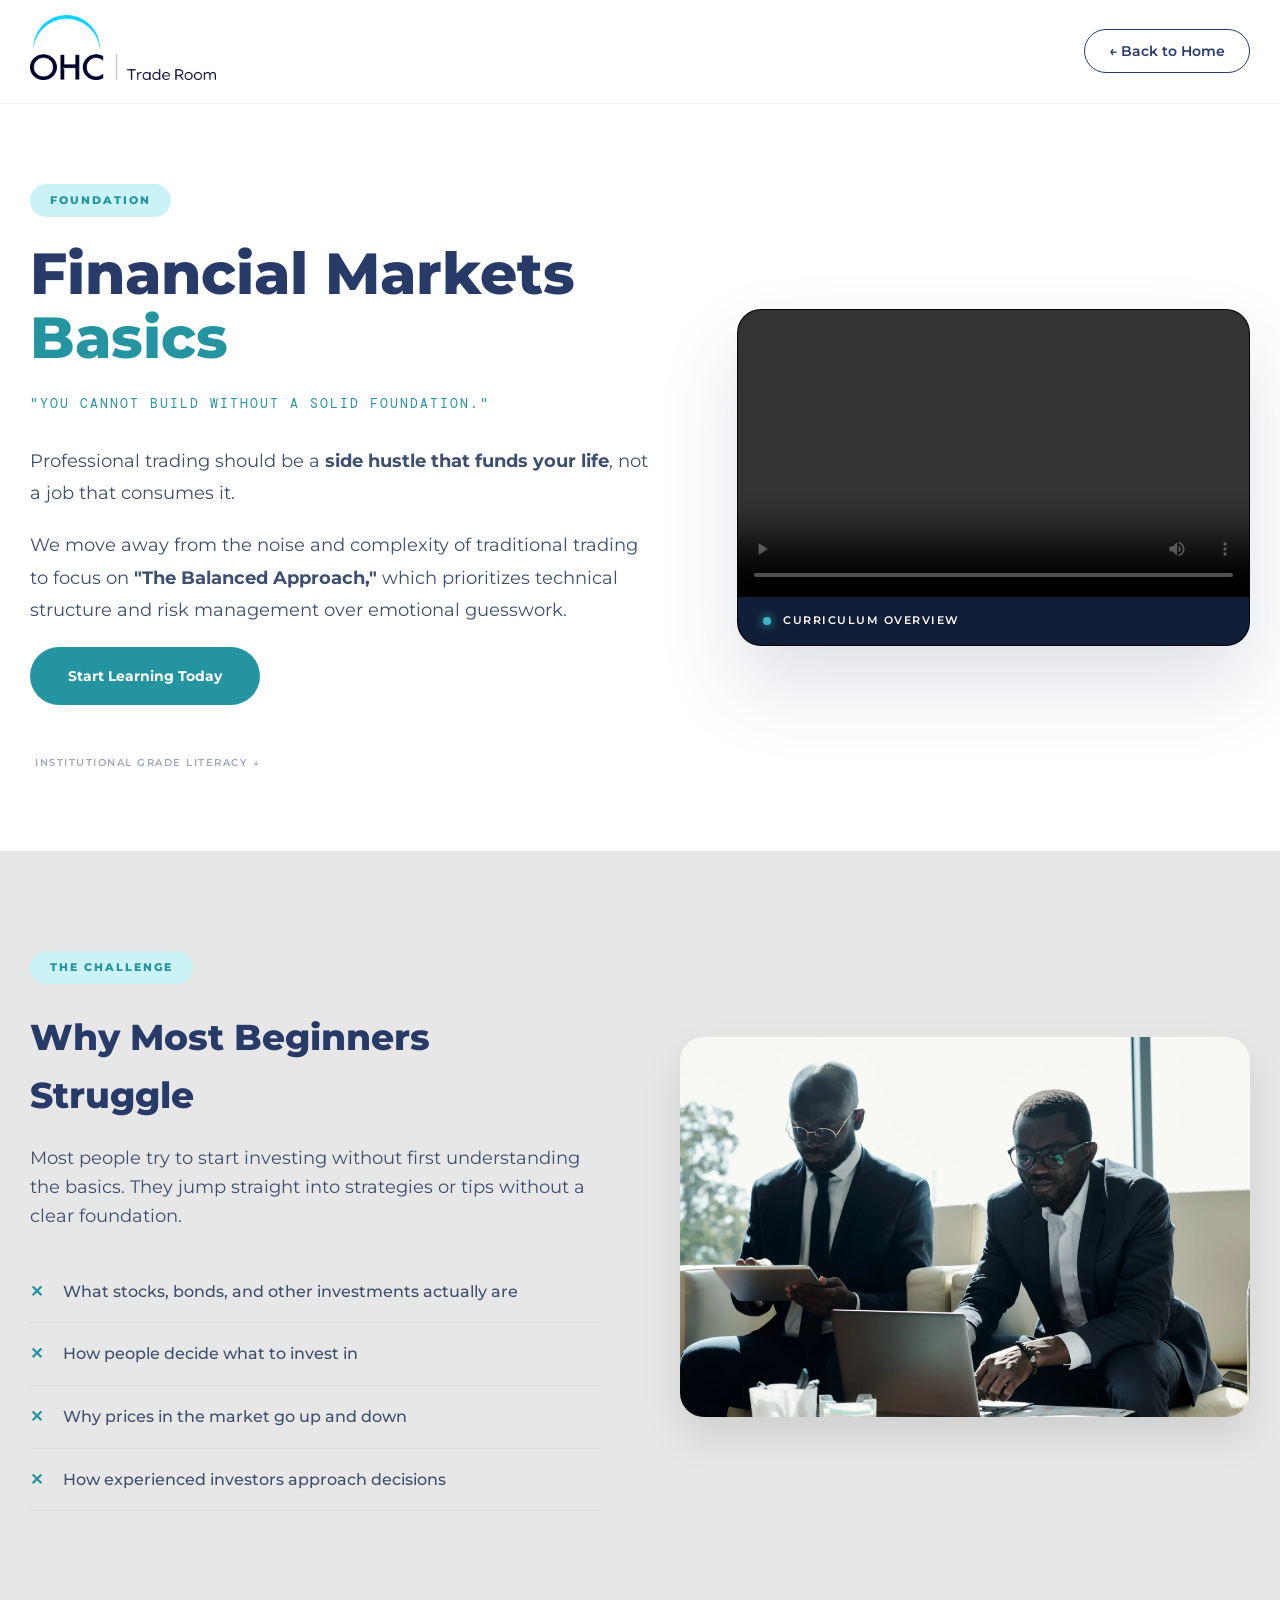
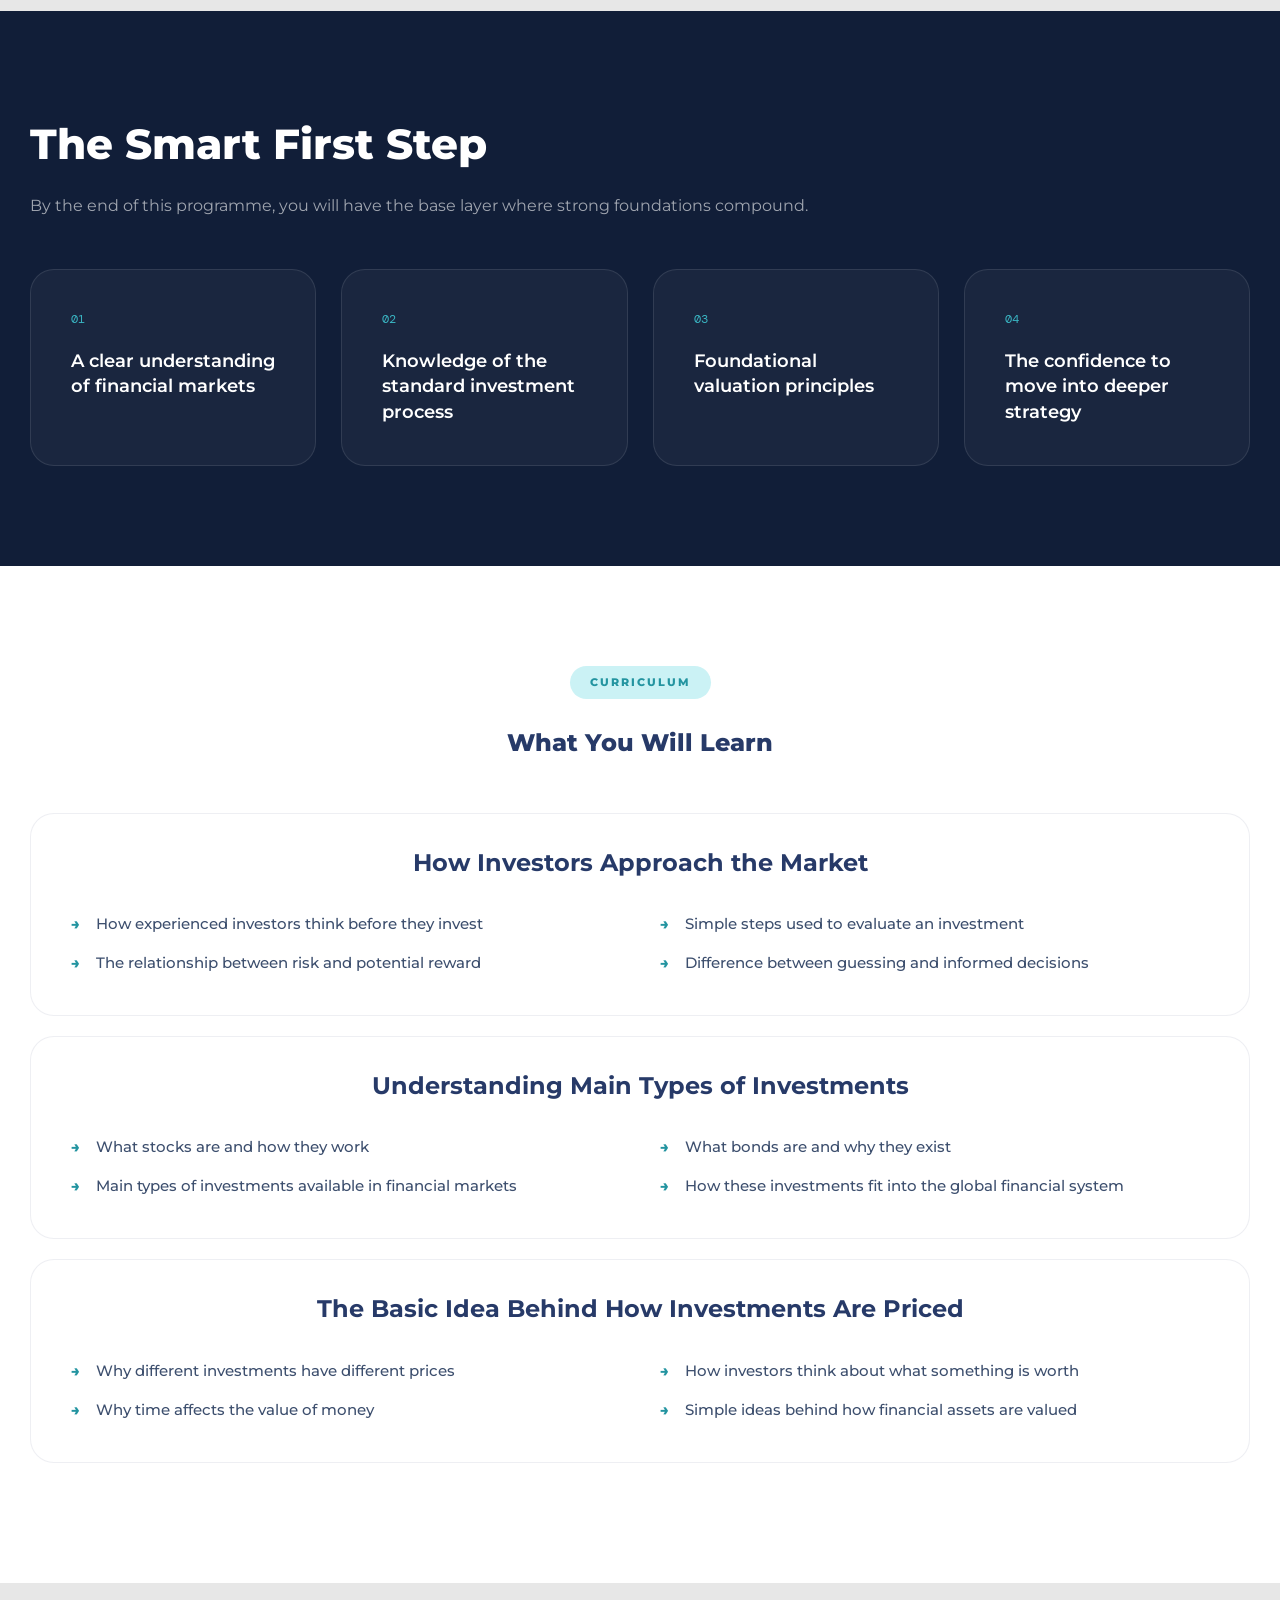
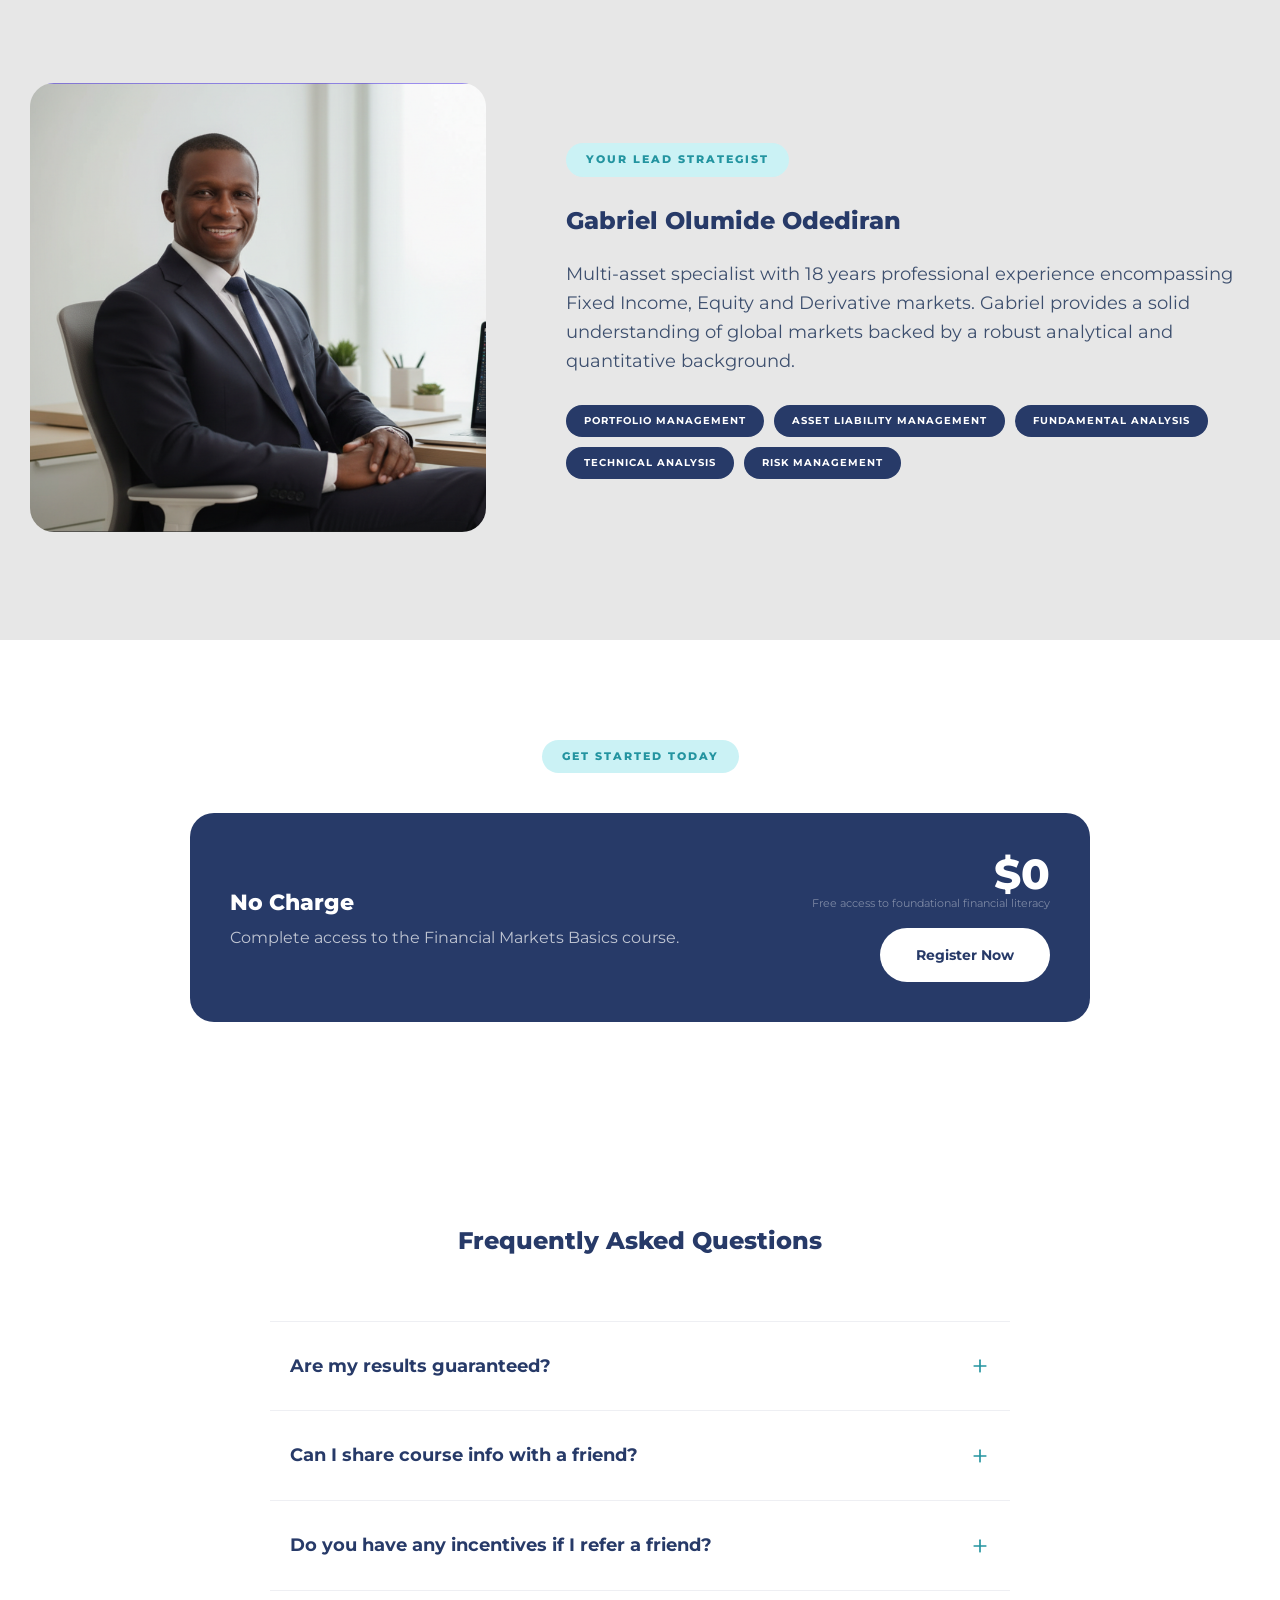
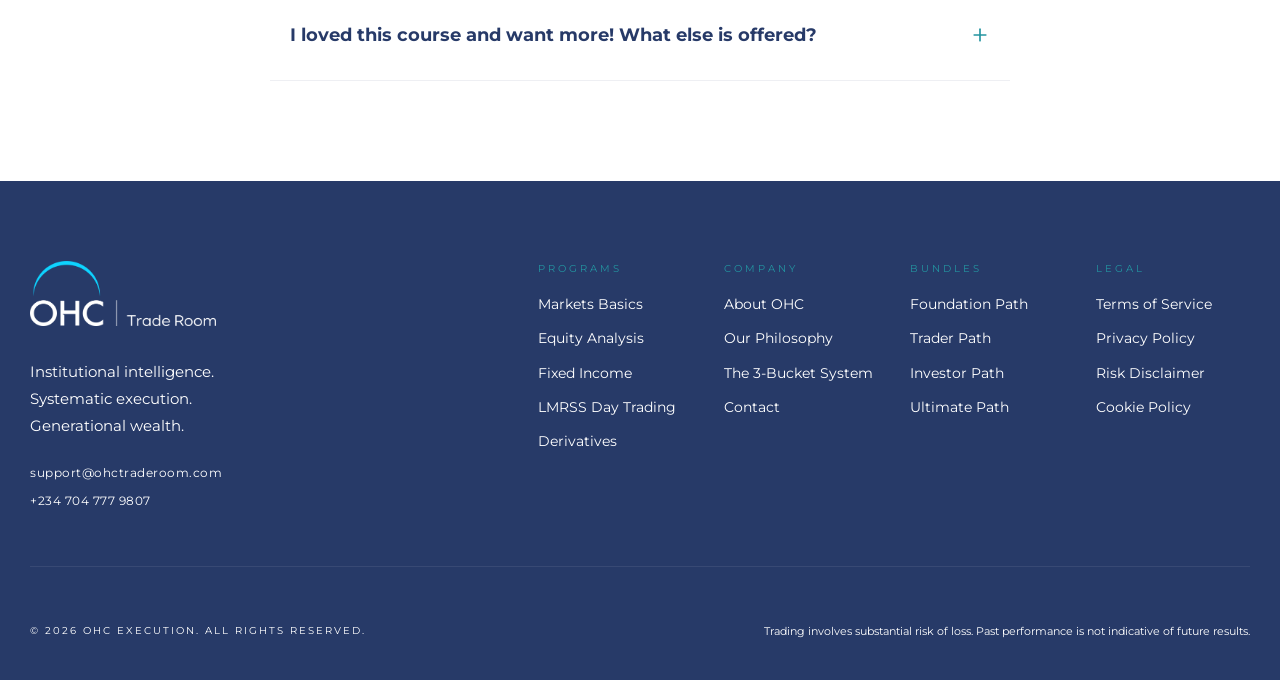
<file: course-basics.html>
<!doctype html>
<html lang="en">
  <head>
    <meta charset="UTF-8" />
    <meta name="viewport" content="width=device-width, initial-scale=1.0" />
    <title>Financial Markets Basics — OHC Trade Room</title>
    <!-- Montserrat Font -->
    <link
      href="https://fonts.googleapis.com/css2?family=Montserrat:wght@300;400;500;600;700;800&family=DM+Mono:wght@300;400&display=swap"
      rel="stylesheet"
    />
    <link rel="stylesheet" href="css/style.css" />
    <link rel="stylesheet" href="css/course-page.css" />
    <link
      rel="icon"
      type="image/png"
      href="images/favicon-96x96.png"
      sizes="96x96"
    />
    <link rel="icon" type="image/svg+xml" href="images/favicon.svg" />
    <link rel="shortcut icon" href="images/favicon.ico" />
    <link
      rel="apple-touch-icon"
      sizes="180x180"
      href="images/apple-touch-icon.png"
    />
    <meta name="apple-mobile-web-app-title" content="OHC" />
    <link rel="manifest" href="images/site.webmanifest" />
    <style>
      /* Layout & Font Specifics */
      body {
        font-family: "Montserrat", sans-serif;
      }
      .course-hero__title {
        font-weight: 800;
        line-height: 1.1;
      }
      .course-hero__title span {
        display: block;
        color: var(--teal);
      }
      .module__header span {
        display: none;
      } /* Extra safety to hide module numbers */
    </style>
  </head>
  <body>
    <!-- Nav -->
    <nav class="nav nav--course">
      <div class="container">
        <div class="nav__inner">
          <a href="index.html" class="nav__logo">
            <img
              src="images/logo-dark.png"
              alt="OHC Trade Room"
              style="height: 45px"
            />
          </a>
          <a
            href="index.html#ecosystem"
            class="btn btn--outline"
            style="
              border: 1px solid var(--navy);
              padding: 10px 24px;
              font-weight: 600;
            "
            >← Back to Home</a
          >
        </div>
      </div>
    </nav>

    <main>
      <!-- HERO SECTION -->
      <section class="course-hero">
        <div class="container course-hero__grid">
          <div class="course-hero__content">
            <div class="section-label">Foundation</div>
            <h1 class="course-hero__title">
              Financial Markets <span>Basics</span>
            </h1>
            <p class="course-hero__slogan">
              "You cannot build without a solid foundation."
            </p>

            <div class="course-hero__philosophy">
              <p>
                Professional trading should be a
                <strong>side hustle that funds your life</strong>, not a job
                that consumes it.
              </p>
              <p>
                We move away from the noise and complexity of traditional
                trading to focus on
                <strong>"The Balanced Approach,"</strong> which prioritizes
                technical structure and risk management over emotional
                guesswork.
              </p>
            </div>

            <div class="course-hero__actions">
              <a href="#curriculum" class="btn btn--teal btn--lg"
                >Start Learning Today</a
              >
              <br />
              <span class="scroll-note">Institutional Grade Literacy ↓</span>
            </div>
          </div>

          <div class="course-hero__visual">
            <div class="video-frame">
              <video controls playsinline class="video-frame__video">
                <source src="videos/Basics.mp4" type="video/mp4" />
                Your browser does not support the video tag.
              </video>
              <div class="video-frame__caption">
                <div class="pulse-icon"></div>
                Curriculum Overview
              </div>
            </div>
          </div>
        </div>
      </section>

      <!-- THE CHALLENGE -->
      <section class="section section-challenge" style="padding: 100px 0">
        <div class="container">
          <div class="struggle__grid">
            <div class="struggle__content">
              <div class="section-label">The Challenge</div>
              <h2
                class="section-title"
                style="font-weight: 800; font-size: 36px; margin-bottom: 20px"
              >
                Why Most Beginners Struggle
              </h2>
              <p
                class="body-text"
                style="font-size: 18px; color: var(--navy-light)"
              >
                Most people try to start investing without first understanding
                the basics. They jump straight into strategies or tips without a
                clear foundation.
              </p>
              <ul class="struggle__list">
                <li>What stocks, bonds, and other investments actually are</li>
                <li>How people decide what to invest in</li>
                <li>Why prices in the market go up and down</li>
                <li>How experienced investors approach decisions</li>
              </ul>
            </div>
            <div class="struggle__image">
              <img
                src="images/basics.webp"
                alt="Market Analysis"
                class="rounded-img"
                style="
                  width: 100%;
                  border-radius: 24px;
                  box-shadow: 0 20px 40px rgba(0, 0, 0, 0.1);
                "
              />
            </div>
          </div>
        </div>
      </section>

      <!-- OUTCOMES -->
      <section class="section outcomes bg-navy">
        <div class="container">
          <div class="outcomes__header">
            <h2 class="section-title text-white" style="font-weight: 800">
              The Smart First Step
            </h2>
            <p style="color: rgba(255, 255, 255, 0.6); margin-top: 15px">
              By the end of this programme, you will have the base layer where
              strong foundations compound.
            </p>
          </div>
          <div class="outcomes__grid">
            <div class="outcome-card">
              <span class="outcome-num">01</span>
              <p>A clear understanding of financial markets</p>
            </div>
            <div class="outcome-card">
              <span class="outcome-num">02</span>
              <p>Knowledge of the standard investment process</p>
            </div>
            <div class="outcome-card">
              <span class="outcome-num">03</span>
              <p>Foundational valuation principles</p>
            </div>
            <div class="outcome-card">
              <span class="outcome-num">04</span>
              <p>The confidence to move into deeper strategy</p>
            </div>
          </div>
        </div>
      </section>

      <!-- CURRICULUM -->
      <section
        class="section curriculum"
        id="curriculum"
        style="padding: 100px 0"
      >
        <div class="container">
          <div class="section-label text-center">Curriculum</div>
          <h2
            class="section-title text-center"
            style="font-weight: 800; margin-bottom: 40px"
          >
            What You Will Learn
          </h2>

          <div class="module-stack">
            <div class="module">
              <div class="module__header">
                <h3>How Investors Approach the Market</h3>
              </div>
              <div class="module__body">
                <ul>
                  <li>How experienced investors think before they invest</li>
                  <li>Simple steps used to evaluate an investment</li>
                  <li>The relationship between risk and potential reward</li>
                  <li>Difference between guessing and informed decisions</li>
                </ul>
              </div>
            </div>

            <div class="module">
              <div class="module__header">
                <h3>Understanding Main Types of Investments</h3>
              </div>
              <div class="module__body">
                <ul>
                  <li>What stocks are and how they work</li>
                  <li>What bonds are and why they exist</li>
                  <li>
                    Main types of investments available in financial markets
                  </li>
                  <li>
                    How these investments fit into the global financial system
                  </li>
                </ul>
              </div>
            </div>

            <div class="module">
              <div class="module__header">
                <h3>The Basic Idea Behind How Investments Are Priced</h3>
              </div>
              <div class="module__body">
                <ul>
                  <li>Why different investments have different prices</li>
                  <li>How investors think about what something is worth</li>
                  <li>Why time affects the value of money</li>
                  <li>Simple ideas behind how financial assets are valued</li>
                </ul>
              </div>
            </div>
          </div>
        </div>
      </section>

      <!-- INSTRUCTOR -->
      <section
        class="section instructor section-challenge"
        style="padding: 100px 0"
      >
        <div class="container">
          <div class="instructor__grid">
            <div class="instructor__img">
              <img
                src="images/founder2.png"
                alt="Gabriel Olumide Odediran"
                style="width: 100%; border-radius: 24px"
              />
            </div>
            <div class="instructor__content">
              <div class="section-label">Your Lead Strategist</div>
              <h2
                class="section-title"
                style="font-weight: 800; margin-bottom: 20px"
              >
                Gabriel Olumide Odediran
              </h2>
              <p
                class="body-text"
                style="font-size: 18px; color: var(--navy-light)"
              >
                Multi-asset specialist with 18 years professional experience
                encompassing Fixed Income, Equity and Derivative markets.
                Gabriel provides a solid understanding of global markets backed
                by a robust analytical and quantitative background.
              </p>
              <div class="expertise-tags">
                <span>Portfolio Management</span>
                <span>Asset Liability Management</span>
                <span>Fundamental Analysis</span>
                <span>Technical Analysis</span>
                <span>Risk Management</span>
              </div>
            </div>
          </div>
        </div>
      </section>

      <!-- PRICING -->
      <section
        class="section bg-off-white"
        id="pricing"
        style="padding: 100px 0"
      >
        <div class="container">
          <div class="section-label text-center">Get Started Today</div>
          <div
            class="pricing__stack"
            style="max-width: 900px; margin: 40px auto 0"
          >
            <!-- <div class="pr-row">
              <div class="pr-row__left">
                <div class="pr-row__phase">Payment Plan</div>
                <p class="body-text">
                  Flexible access to institutional education.
                </p>
              </div>
              <div class="pr-row__right" style="text-align: right">
                <div class="pr-price">$49<span>/mo</span></div>
                <p
                  style="
                    font-size: 11px;
                    color: var(--text-muted);
                    margin-bottom: 15px;
                  "
                >
                  6 monthly payments
                </p>
                <a href="#" class="btn btn--teal">Register Now</a>
              </div>
            </div> -->
            <div class="pr-row pr-row--premium">
              <div class="pr-row__left">
                <div class="pr-row__phase">No Charge</div>
                <p class="body-text" style="color: rgba(255, 255, 255, 0.7)">
                  Complete access to the Financial Markets Basics course.
                </p>
              </div>
              <div class="pr-row__right" style="text-align: right">
                <div class="pr-price">$0</div>
                <p
                  style="
                    font-size: 11px;
                    color: rgba(255, 255, 255, 0.4);
                    margin-bottom: 15px;
                  "
                >
                  Free access to foundational financial literacy
                </p>
                <a
                  href="https://courses.ohctraderoom.com/offers/9xFK5QoG/checkout"
                  class="btn btn--white"
                  target="_blank"
                  style="background: white; color: var(--navy)"
                  >Register Now</a
                >
              </div>
            </div>
          </div>
        </div>
      </section>

      <!-- FAQ SECTION -->
      <section
        class="section faq"
        style="padding: 100px 0; background-color: var(--white)"
      >
        <div class="container" style="max-width: 800px">
          <h2
            class="section-title text-center"
            style="font-weight: 800; margin-bottom: 60px"
          >
            Frequently Asked Questions
          </h2>

          <div class="faq__list">
            <details class="faq__item">
              <summary class="faq__trigger">
                Are my results guaranteed?
                <svg
                  class="faq__icon"
                  width="20"
                  height="20"
                  viewBox="0 0 24 24"
                  fill="none"
                  stroke="currentColor"
                  stroke-width="2"
                  stroke-linecap="round"
                  stroke-linejoin="round"
                >
                  <line x1="12" y1="5" x2="12" y2="19"></line>
                  <line x1="5" y1="12" x2="19" y2="12"></line>
                </svg>
              </summary>
              <div class="faq__content">
                <p>
                  Like anything in life, you will get out of this bootcamp what
                  you put into it. While we do offer a 14-day money-back
                  guarantee, the results you get are up to you. We can promise
                  that if you commit to the process and put in the work, you
                  will see results.
                </p>
              </div>
            </details>

            <details class="faq__item">
              <summary class="faq__trigger">
                Can I share course info with a friend?
                <svg
                  class="faq__icon"
                  width="20"
                  height="20"
                  viewBox="0 0 24 24"
                  fill="none"
                  stroke="currentColor"
                  stroke-width="2"
                  stroke-linecap="round"
                  stroke-linejoin="round"
                >
                  <line x1="12" y1="5" x2="12" y2="19"></line>
                  <line x1="5" y1="12" x2="19" y2="12"></line>
                </svg>
              </summary>
              <div class="faq__content">
                <p>
                  We encourage referring friends who are ready to commit to the
                  physical and fiscal discipline required to become an elite
                  trader. However, access is per-user to ensure personalized
                  progress tracking.
                </p>
              </div>
            </details>

            <details class="faq__item">
              <summary class="faq__trigger">
                Do you have any incentives if I refer a friend?
                <svg
                  class="faq__icon"
                  width="20"
                  height="20"
                  viewBox="0 0 24 24"
                  fill="none"
                  stroke="currentColor"
                  stroke-width="2"
                  stroke-linecap="round"
                  stroke-linejoin="round"
                >
                  <line x1="12" y1="5" x2="12" y2="19"></line>
                  <line x1="5" y1="12" x2="19" y2="12"></line>
                </svg>
              </summary>
              <div class="faq__content">
                <p>
                  Yes! You will receive a $20 credit good for any of our online
                  courses for each friend you send our way who registers for a
                  program.
                </p>
              </div>
            </details>

            <details class="faq__item">
              <summary class="faq__trigger">
                I loved this course and want more! What else is offered?
                <svg
                  class="faq__icon"
                  width="20"
                  height="20"
                  viewBox="0 0 24 24"
                  fill="none"
                  stroke="currentColor"
                  stroke-width="2"
                  stroke-linecap="round"
                  stroke-linejoin="round"
                >
                  <line x1="12" y1="5" x2="12" y2="19"></line>
                  <line x1="5" y1="12" x2="19" y2="12"></line>
                </svg>
              </summary>
              <div class="faq__content">
                <p>
                  We’re so glad you loved the Financial Market Basics. It is the
                  first in a series of 4 other courses we offer, including Fixed
                  Income, Equity Analysis, Derivatives, and our flagship LMRSS
                  Day Trading system. Check out the courses page for more
                  information.
                </p>
              </div>
            </details>
          </div>
        </div>
      </section>
    </main>

    <!-- FOOTER -->
    <footer class="footer">
      <div class="container">
        <div class="footer__top">
          <div class="footer__brand">
            <img
              src="images/OHC-Trade-Room-light.png"
              alt="OHC Trade Room"
              class="footer__logo-img"
            />
            <p style="color: #fff">
              Institutional intelligence.<br />Systematic execution.<br />Generational
              wealth.
            </p>
            <div class="footer__contacts">
              <a href="mailto:support@ohctraderoom.com"
                >support@ohctraderoom.com</a
              >
              <a href="tel:+2347047779807">+234 704 777 9807</a>
            </div>
          </div>
          <div class="footer__links">
            <div class="footer__col">
              <div class="footer__col-ttl">Programs</div>
              <a href="course-basics.html">Markets Basics</a>
              <a href="course-equity.html">Equity Analysis</a>
              <a href="course-fixed-income.html">Fixed Income</a>
              <a href="course-lmrss.html">LMRSS Day Trading</a>
              <a href="course-derivatives.html">Derivatives</a>
            </div>
            <div class="footer__col">
              <div class="footer__col-ttl">Company</div>
              <a href="about.html">About OHC</a>
              <a href="about.html">Our Philosophy</a>
              <a href="#flagship">The 3-Bucket System</a>
              <a href="mailto:support@ohctraderoom.com">Contact</a>
            </div>
            <div class="footer__col">
              <div class="footer__col-ttl">Bundles</div>
              <a href="#paths">Foundation Path</a>
              <a href="#paths">Trader Path</a>
              <a href="#paths">Investor Path</a>
              <a href="#paths">Ultimate Path</a>
            </div>
            <div class="footer__col">
              <div class="footer__col-ttl">Legal</div>
              <a href="terms.html">Terms of Service</a>
              <a href="privacy.html">Privacy Policy</a>
              <a href="risk-disclaimer.html">Risk Disclaimer</a>
              <a href="cookie-policy.html">Cookie Policy</a>
            </div>
          </div>
        </div>
        <div class="footer__bottom">
          <div class="footer__copy">
            © 2026 OHC EXECUTION. ALL RIGHTS RESERVED.
          </div>
          <div class="footer__disc">
            Trading involves substantial risk of loss. Past performance is not
            indicative of future results.
          </div>
        </div>
      </div>
    </footer>
  </body>
</html>
</file>
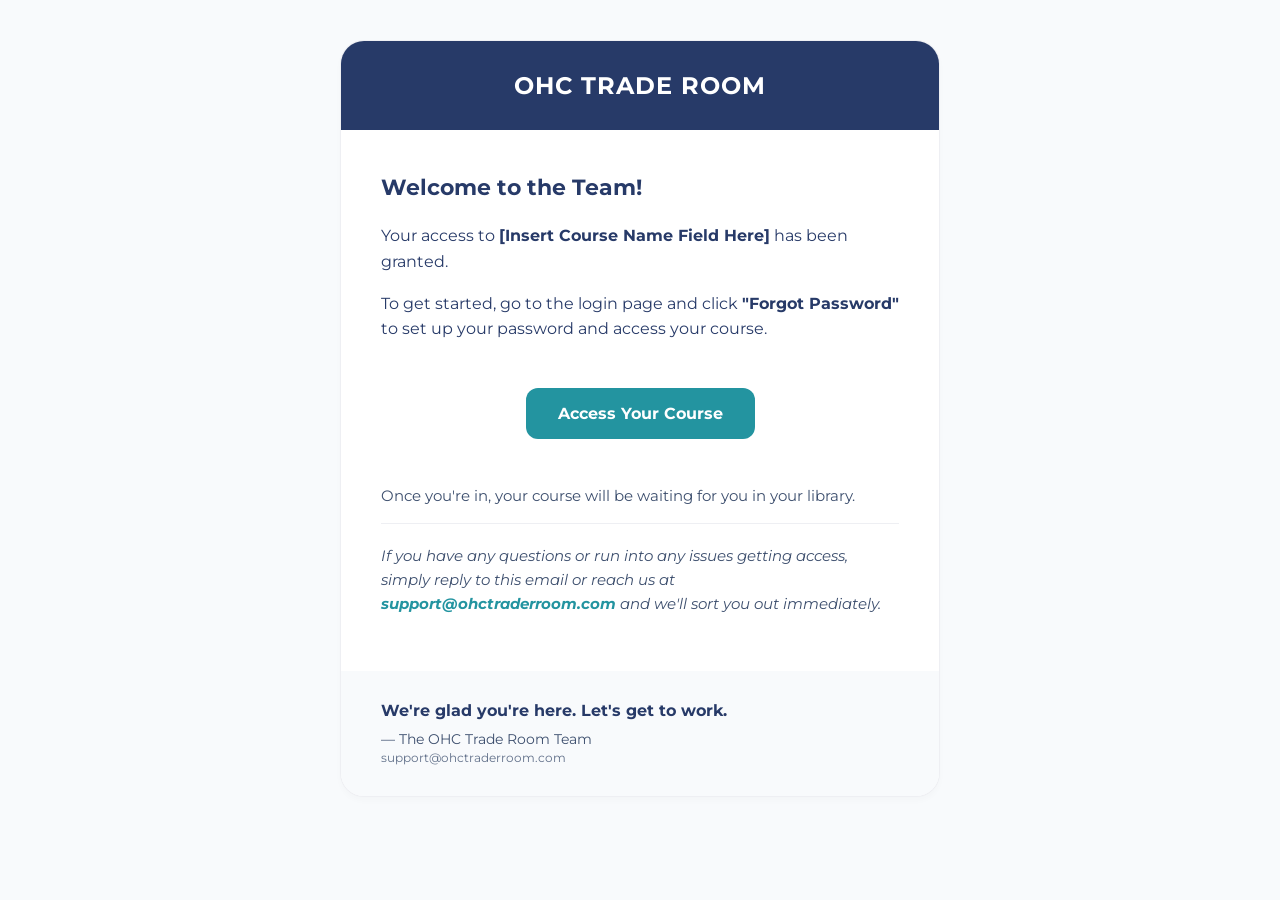
<file: email-template.html>
<!doctype html>
<html>
  <head>
    <meta charset="utf-8" />
    <meta name="viewport" content="width=device-width, initial-scale=1.0" />
    <link
      href="https://fonts.googleapis.com/css2?family=Montserrat:wght@400;700&display=swap"
      rel="stylesheet"
    />
    <style>
      /* Fallback for clients that support internal CSS */
      body {
        font-family: "Montserrat", Helvetica, Arial, sans-serif !important;
      }
    </style>
  </head>
  <body
    style="
      margin: 0;
      padding: 0;
      background-color: #f8fafc;
      font-family: &quot;Montserrat&quot;, Helvetica, Arial, sans-serif;
    "
  >
    <table
      border="0"
      cellpadding="0"
      cellspacing="0"
      width="100%"
      style="background-color: #f8fafc; padding: 40px 20px"
    >
      <tr>
        <td align="center">
          <!-- Main Card Container -->
          <table
            border="0"
            cellpadding="0"
            cellspacing="0"
            width="100%"
            style="
              max-width: 600px;
              background-color: #ffffff;
              border: 1px solid rgba(39, 58, 104, 0.08);
              border-radius: 24px;
              overflow: hidden;
              box-shadow: 0 4px 6px rgba(0, 0, 0, 0.02);
            "
          >
            <!-- Header/Brand Bar -->
            <tr>
              <td
                style="
                  background-color: #273a68;
                  padding: 30px;
                  text-align: center;
                "
              >
                <h1
                  style="
                    color: #ffffff;
                    margin: 0;
                    font-size: 24px;
                    letter-spacing: 1px;
                  "
                >
                  OHC TRADE ROOM
                </h1>
              </td>
            </tr>

            <!-- Content Body -->
            <tr>
              <td
                style="
                  padding: 40px 40px 20px 40px;
                  color: #273a68;
                  line-height: 1.6;
                "
              >
                <h2 style="margin-top: 0; color: #273a68; font-size: 22px">
                  Welcome to the Team!
                </h2>
                <p style="font-size: 16px">
                  Your access to
                  <strong>[Insert Course Name Field Here]</strong> has been
                  granted.
                </p>
                <p style="font-size: 16px">
                  To get started, go to the login page and click
                  <strong>"Forgot Password"</strong> to set up your password and
                  access your course.
                </p>
              </td>
            </tr>

            <!-- CTA Button -->
            <tr>
              <td style="padding: 10px 40px 30px 40px; text-align: center">
                <a
                  href="https://courses.ohctraderoom.com/login"
                  style="
                    background-color: #2394a0;
                    color: #ffffff;
                    padding: 16px 32px;
                    text-decoration: none;
                    border-radius: 12px;
                    font-weight: bold;
                    display: inline-block;
                    font-size: 16px;
                    transition: all 0.3s ease;
                  "
                >
                  Access Your Course
                </a>
              </td>
            </tr>

            <!-- Secondary Message -->
            <tr>
              <td
                style="
                  padding: 0 40px 40px 40px;
                  color: #3d4f6e;
                  font-size: 15px;
                  line-height: 1.6;
                "
              >
                <p>
                  Once you're in, your course will be waiting for you in your
                  library.
                </p>
                <p
                  style="
                    border-top: 1px solid rgba(39, 58, 104, 0.08);
                    padding-top: 20px;
                    font-style: italic;
                  "
                >
                  If you have any questions or run into any issues getting
                  access, simply reply to this email or reach us at
                  <a
                    href="mailto:support@ohctraderroom.com"
                    style="
                      color: #2394a0;
                      text-decoration: none;
                      font-weight: bold;
                    "
                    >support@ohctraderroom.com</a
                  >
                  and we'll sort you out immediately.
                </p>
              </td>
            </tr>

            <!-- Footer/Sign-off -->
            <tr>
              <td
                style="
                  background-color: #f8fafc;
                  padding: 30px 40px;
                  color: #273a68;
                "
              >
                <p style="margin: 0; font-weight: bold; font-size: 16px">
                  We're glad you're here. Let's get to work.
                </p>
                <p style="margin: 10px 0 0 0; color: #3d4f6e; font-size: 14px">
                  — The OHC Trade Room Team<br />
                  <span style="font-size: 12px; opacity: 0.8"
                    >support@ohctraderroom.com</span
                  >
                </p>
              </td>
            </tr>
          </table>
        </td>
      </tr>
    </table>
  </body>
</html>
</file>
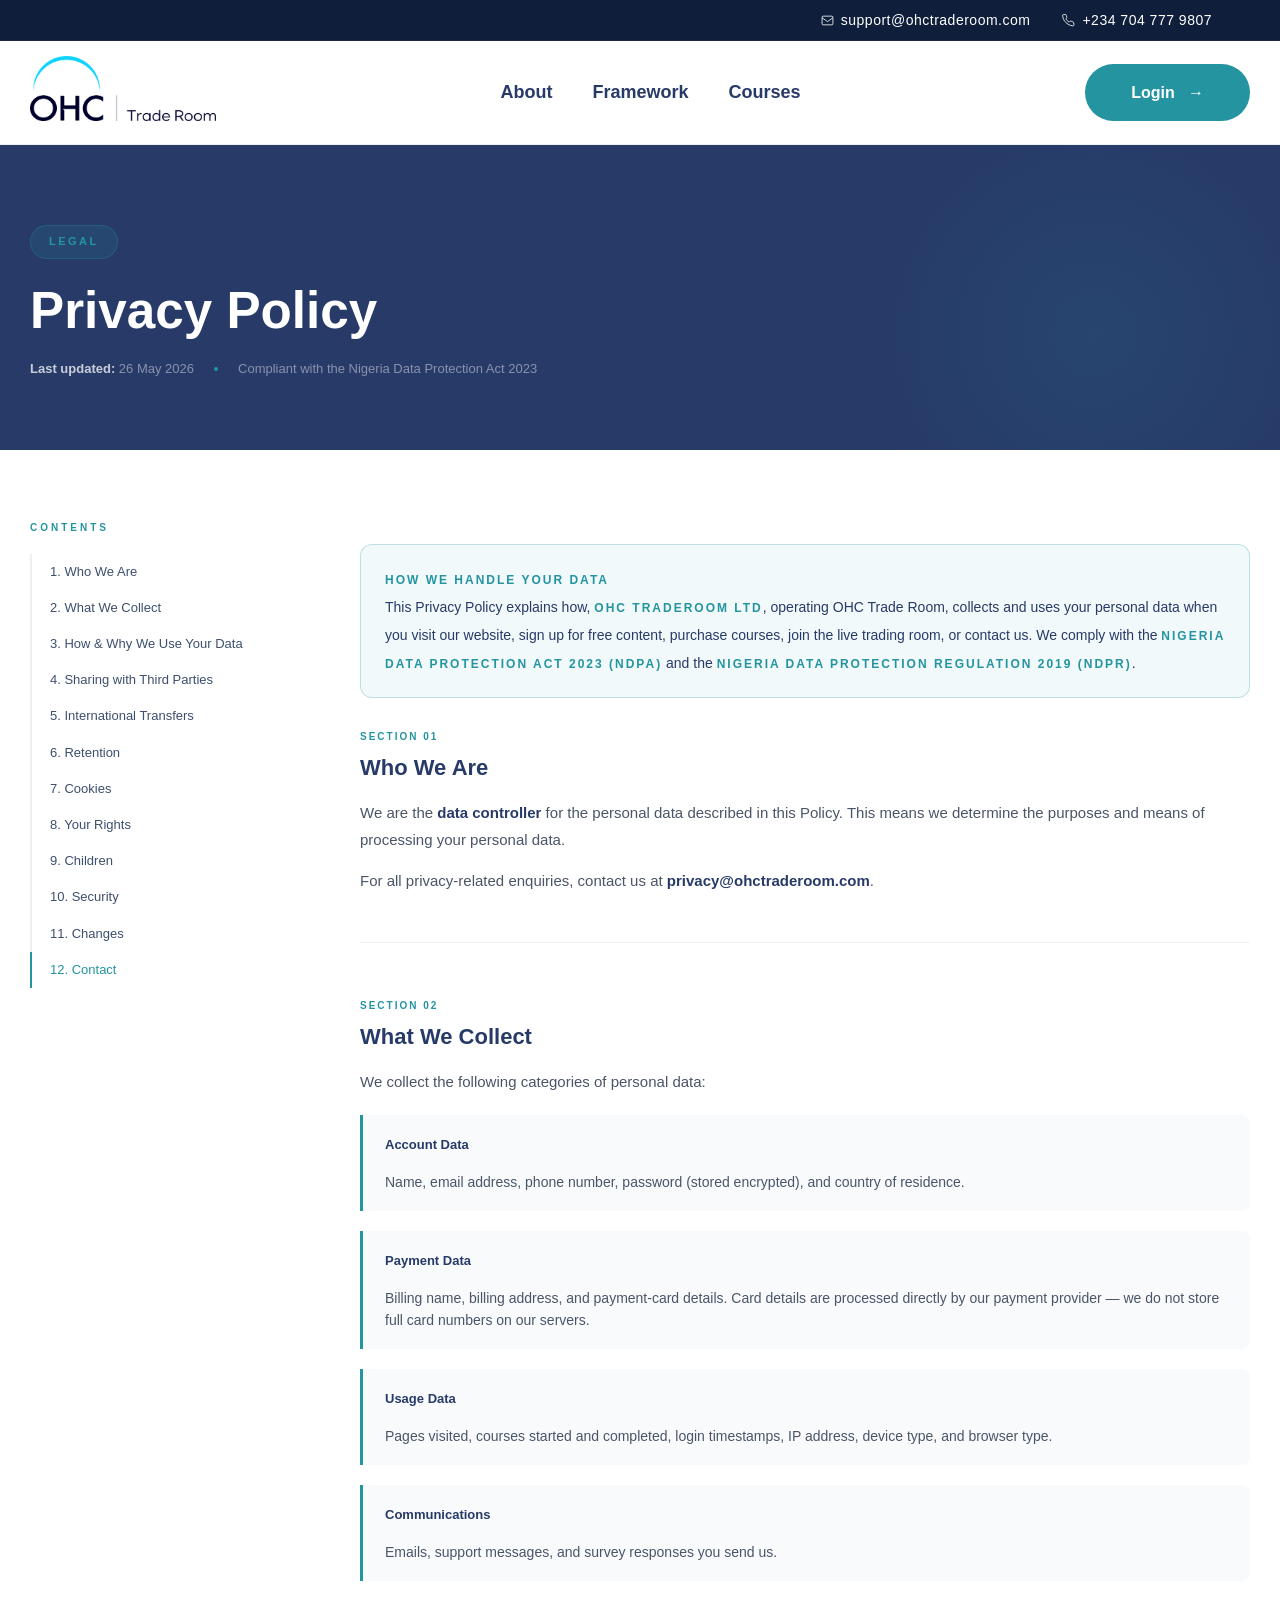
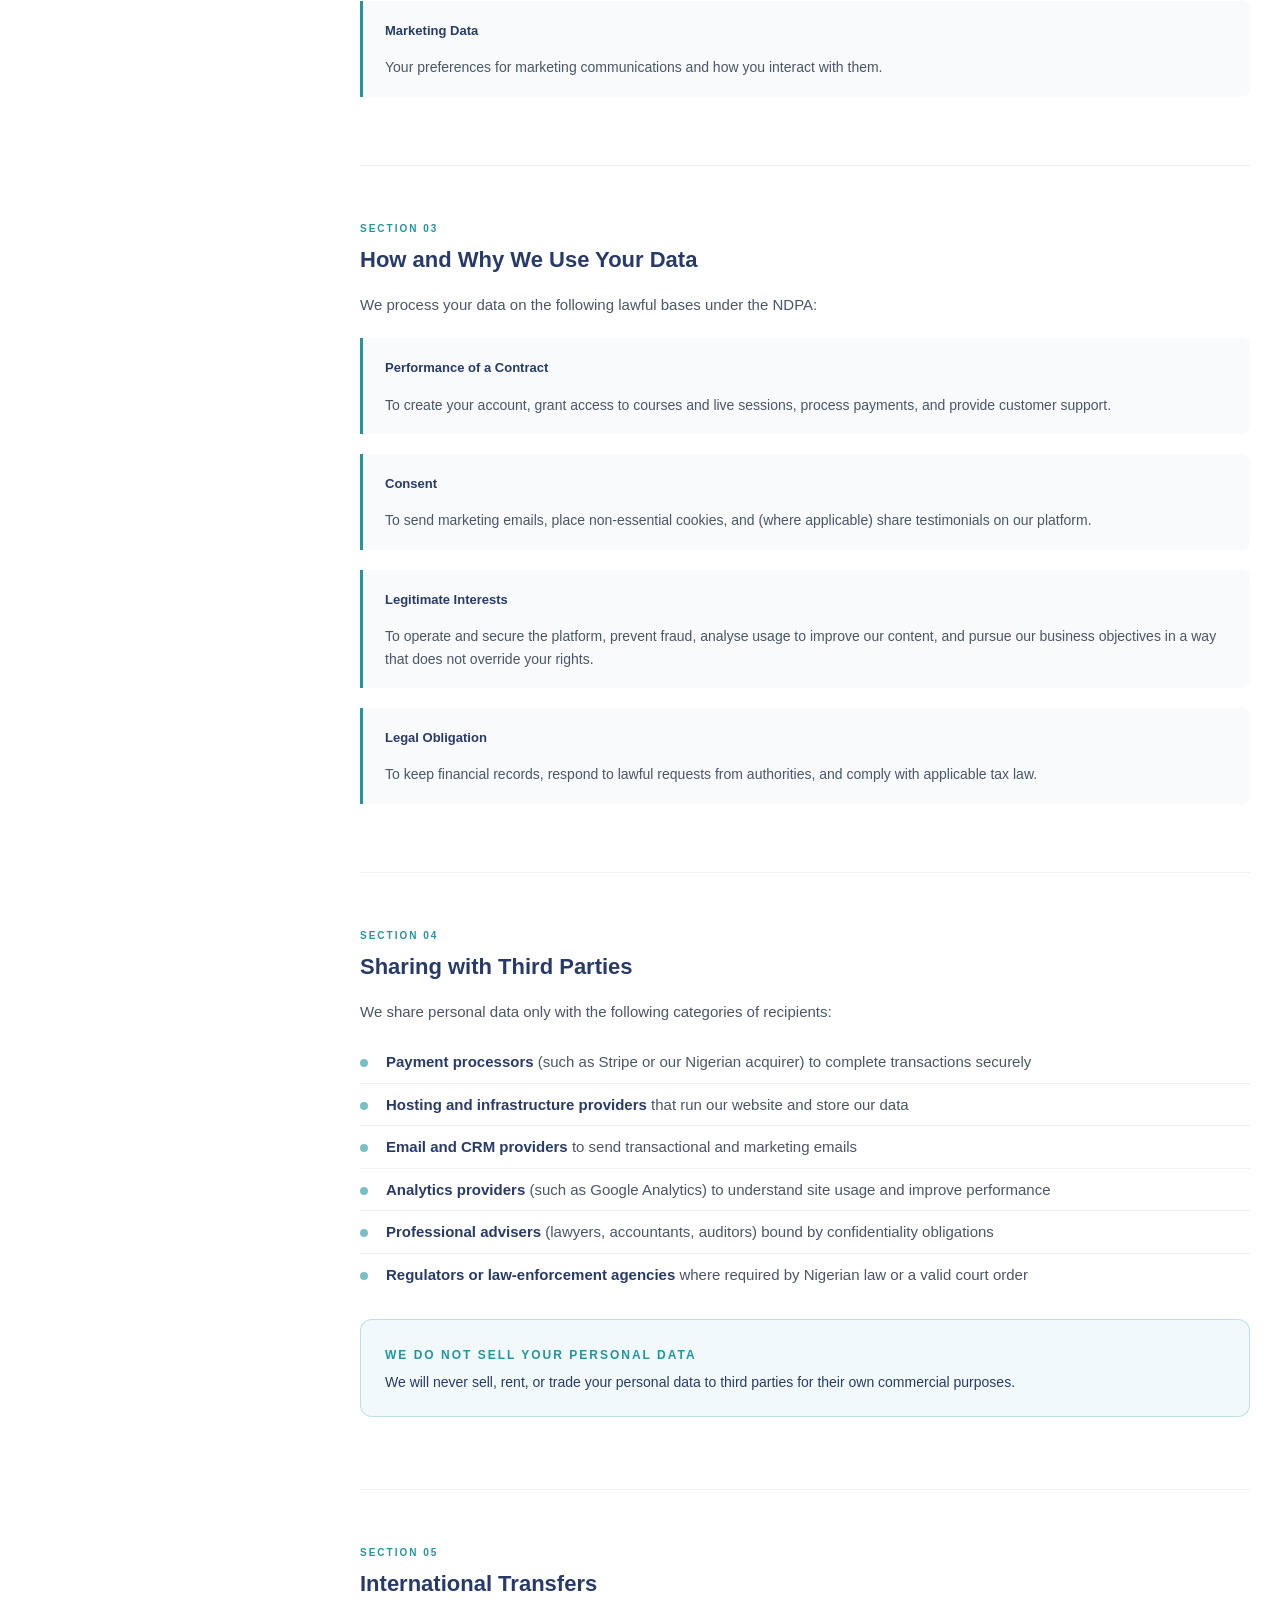
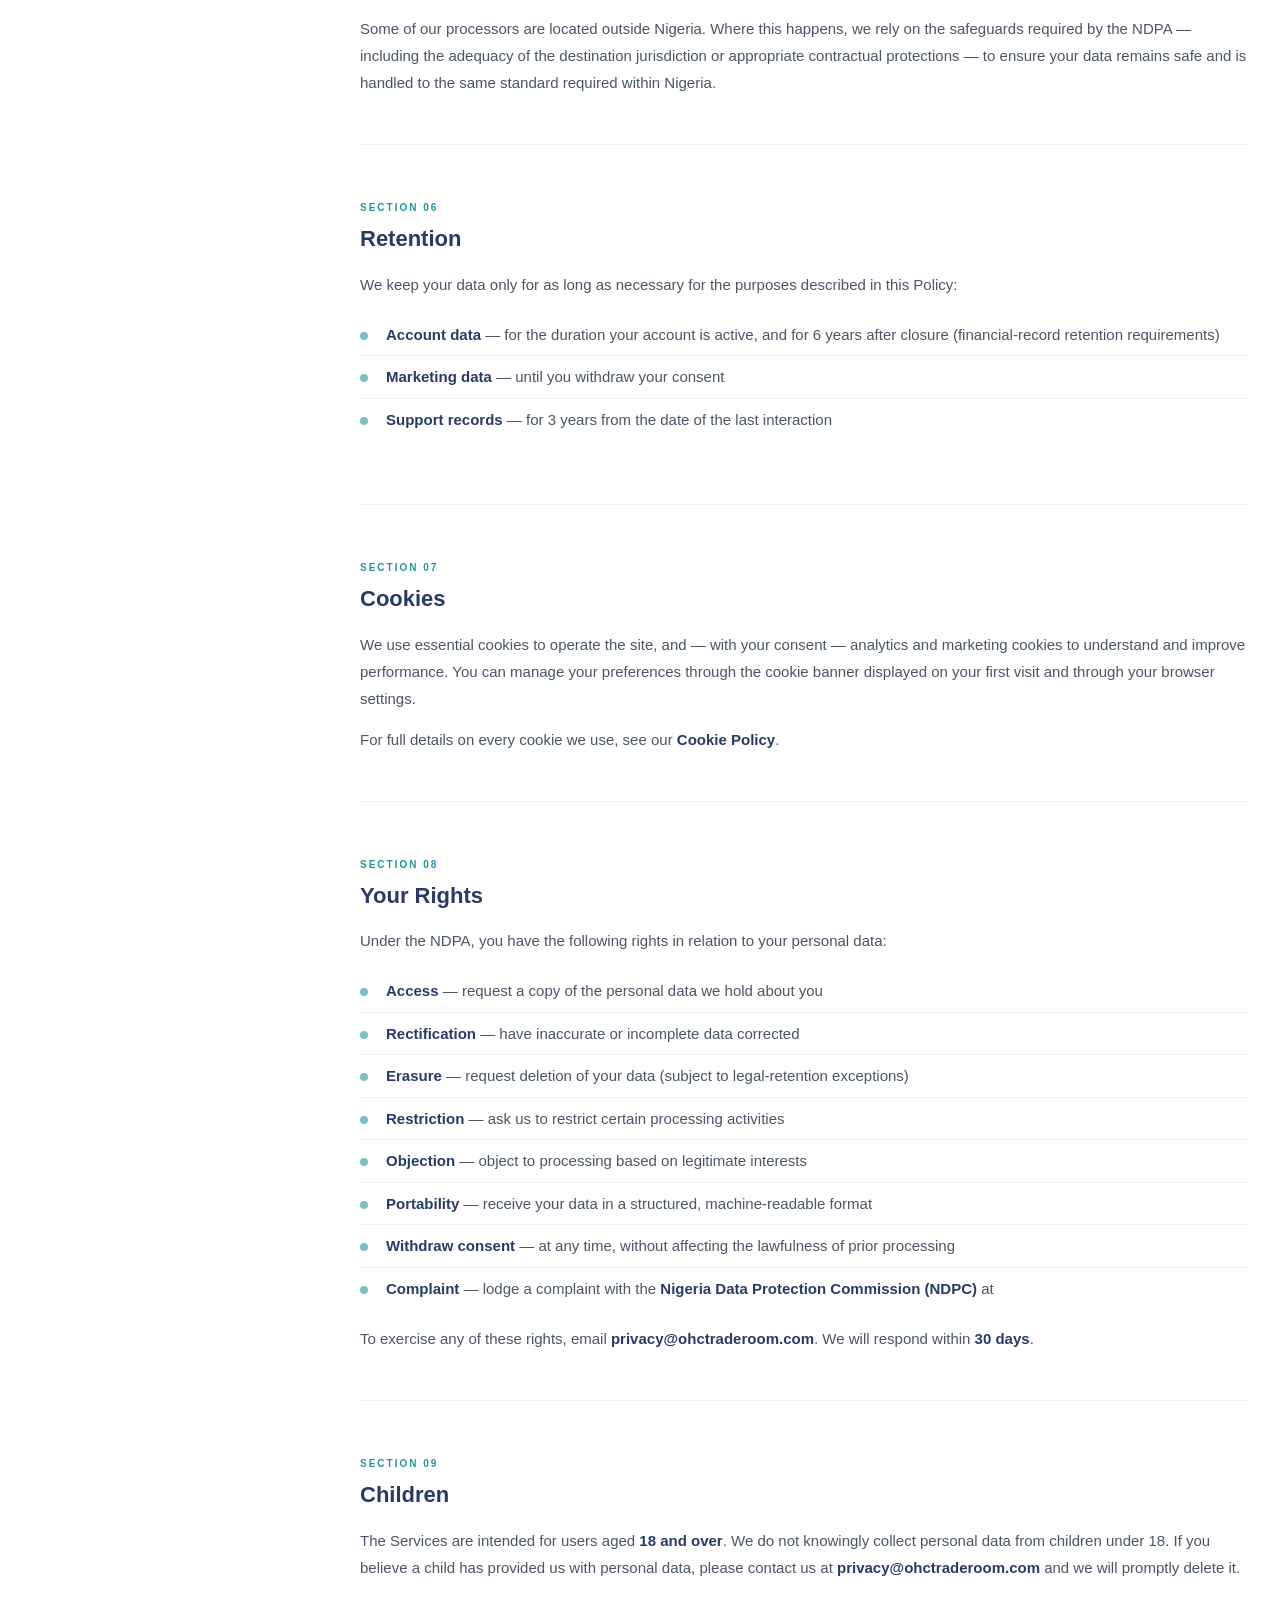
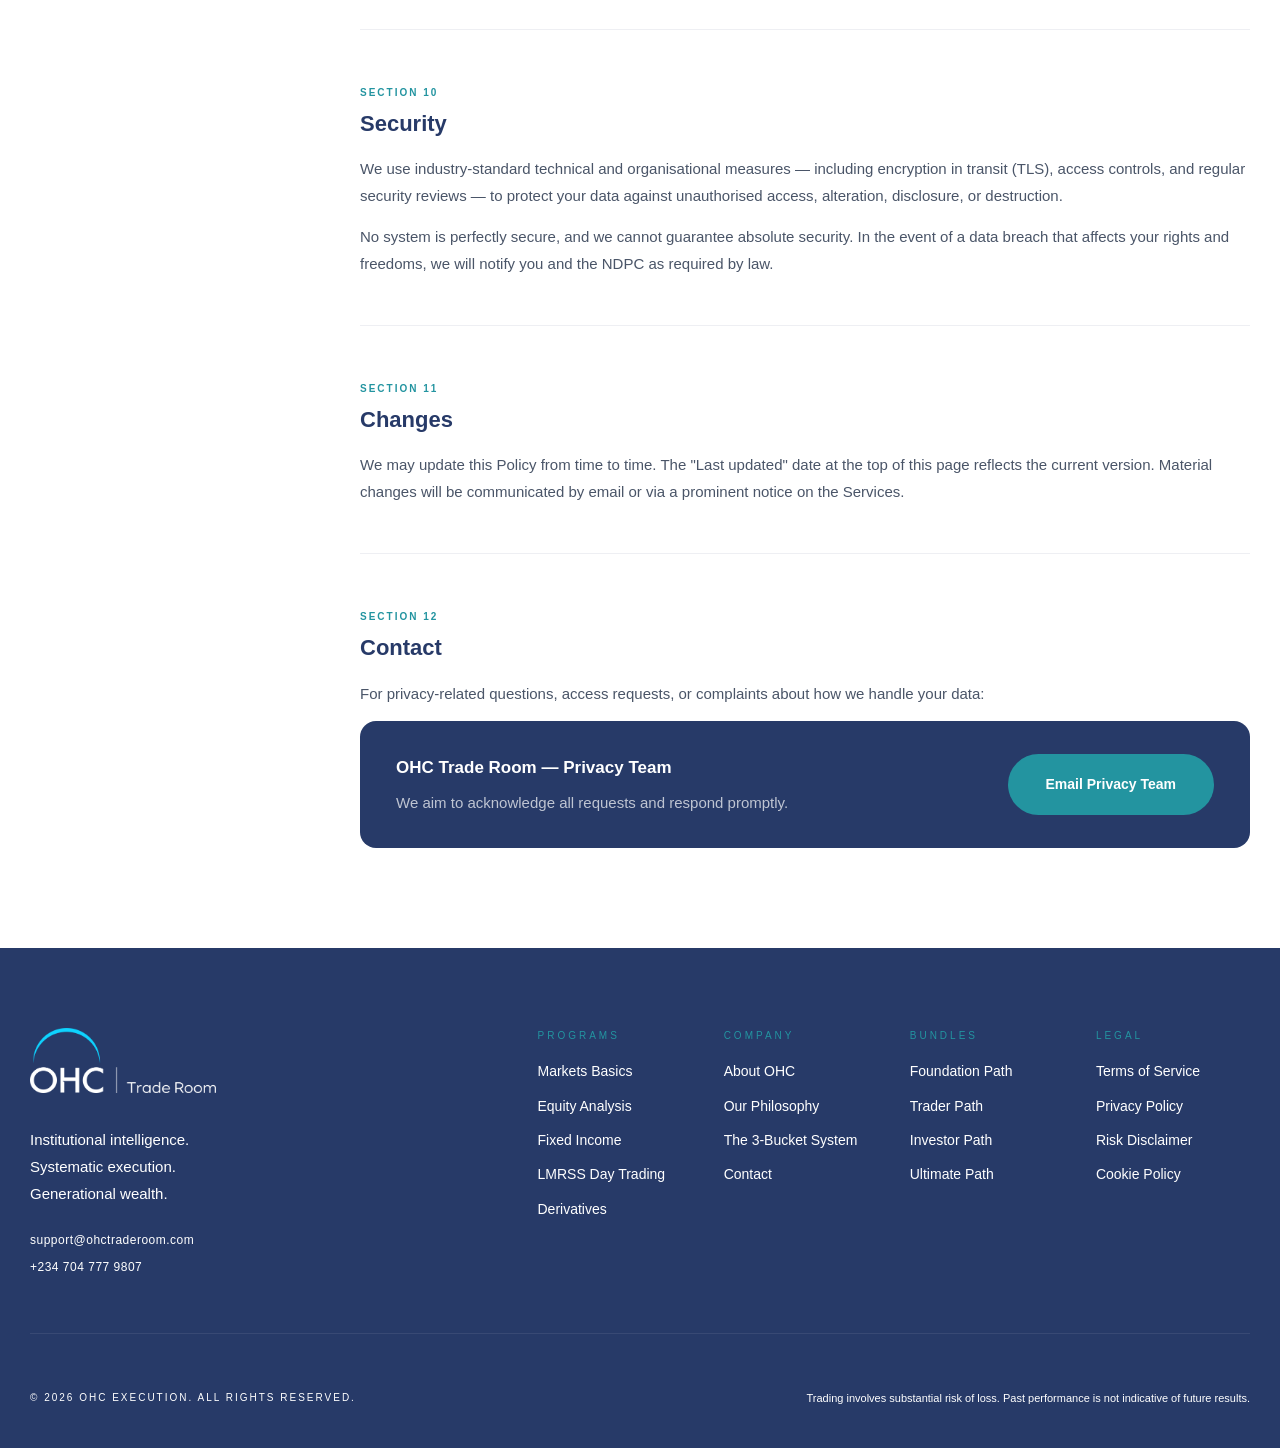
<file: privacy.html>
<!doctype html>
<html lang="en">
  <head>
    <meta charset="UTF-8" />
    <meta name="viewport" content="width=device-width, initial-scale=1.0" />
    <title>Privacy Policy — OHC Trade Room</title>
    <meta
      name="description"
      content="Privacy Policy for OHC Trade Room. Learn how we collect, use, and protect your personal data in compliance with the Nigeria Data Protection Act 2023."
    />
    <link rel="stylesheet" href="css/style.css" />
    <link rel="stylesheet" href="css/legal.css" />
    <link
      rel="icon"
      type="image/png"
      href="images/favicon-96x96.png"
      sizes="96x96"
    />
    <link rel="icon" type="image/svg+xml" href="images/favicon.svg" />
    <link rel="shortcut icon" href="images/favicon.ico" />
    <link
      rel="apple-touch-icon"
      sizes="180x180"
      href="images/apple-touch-icon.png"
    />
    <meta name="apple-mobile-web-app-title" content="OHC" />
    <link rel="manifest" href="images/site.webmanifest" />
  </head>
  <body>
    <!-- TOP BAR -->
    <div class="topbar">
      <div class="topbar__inner">
        <a href="mailto:support@ohctraderoom.com" class="topbar__link">
          <svg
            width="13"
            height="13"
            viewBox="0 0 24 24"
            fill="none"
            stroke="currentColor"
            stroke-width="1.5"
          >
            <rect x="2" y="4" width="20" height="16" rx="2" />
            <path d="m2 7 10 7 10-7" />
          </svg>
          support@ohctraderoom.com
        </a>
        <a href="tel:+2347047779807" class="topbar__link">
          <svg
            width="13"
            height="13"
            viewBox="0 0 24 24"
            fill="none"
            stroke="currentColor"
            stroke-width="1.5"
          >
            <path
              d="M22 16.92v3a2 2 0 0 1-2.18 2 19.79 19.79 0 0 1-8.63-3.07A19.5 19.5 0 0 1 4.15 12a19.79 19.79 0 0 1-3.07-8.67A2 2 0 0 1 3.06 1h3a2 2 0 0 1 2 1.72c.127.96.361 1.903.7 2.81a2 2 0 0 1-.45 2.11L7.09 8.91a16 16 0 0 0 6 6l1.27-1.27a2 2 0 0 1 2.11-.45c.907.339 1.85.573 2.81.7A2 2 0 0 1 21 16v.92z"
            />
          </svg>
          +234 704 777 9807
        </a>
      </div>
    </div>
    <!-- HEADER -->
    <nav class="nav">
      <div class="container nav__inner">
        <a href="#" class="nav__logo"
          ><img src="images/logo-dark.png" alt="OHC Logo"
        /></a>
        <ul class="nav__links" id="navLinks">
          <li class="mobile-nav-header">
            <a href="index.html" class="mobile-nav-logo">
              <img
                src="images/logo-dark.png"
                alt="OHC Logo"
                style="
                  height: 40px;
                  width: auto;
                  display: block;
                  margin: 0 auto 18px;
                "
              />
            </a>
            <a
              href="https://courses.ohctraderoom.com/login"
              target="_blank"
              class="btn btn--teal nav__login mobile-nav-login"
              style="
                width: 100%;
                margin-bottom: 18px;
                display: block;
                text-align: center;
                color: white;
              "
              >Login &nbsp; →</a
            >
          </li>
          <li><a href="about.html">About</a></li>
          <li><a href="index.html#solution">Framework</a></li>
          <li><a href="index.html#ecosystem">Courses</a></li>
        </ul>
        <!-- Auth Container -->
        <div class="nav__auth">
          <!-- Login Button (visible when NOT logged in) -->
          <a
            href="https://courses.ohctraderoom.com/login"
            target="_blank"
            class="btn btn--teal nav__login"
            >Login &nbsp; →</a
          >
          <!-- User Menu (visible when logged in) -->
          <div class="nav__user-menu" id="userMenu">
            <button
              class="user-avatar-btn"
              id="userAvatarBtn"
              aria-label="User menu"
            >
              <svg
                viewBox="0 0 24 24"
                fill="none"
                stroke="currentColor"
                stroke-width="1.8"
                stroke-linecap="round"
                stroke-linejoin="round"
              >
                <path d="M20 21v-2a4 4 0 0 0-4-4H8a4 4 0 0 0-4 4v2" />
                <circle cx="12" cy="7" r="4" />
              </svg>
            </button>
            <div class="user-dropdown" id="userDropdown">
              <a href="https://www.ohctraderoom.com/library">
                <svg
                  viewBox="0 0 24 24"
                  fill="none"
                  stroke="currentColor"
                  stroke-width="1.8"
                  stroke-linecap="round"
                  stroke-linejoin="round"
                >
                  <rect x="3" y="3" width="7" height="7" rx="1" />
                  <rect x="14" y="3" width="7" height="7" rx="1" />
                  <rect x="3" y="14" width="7" height="7" rx="1" />
                  <rect x="14" y="14" width="7" height="7" rx="1" />
                </svg>
                Dashboard
              </a>
              <a href="https://www.ohctraderoom.com/settings">
                <svg
                  viewBox="0 0 24 24"
                  fill="none"
                  stroke="currentColor"
                  stroke-width="1.8"
                  stroke-linecap="round"
                  stroke-linejoin="round"
                >
                  <circle cx="12" cy="12" r="3" />
                  <path
                    d="M19.4 15a1.65 1.65 0 0 0 .33 1.82l.06.06a2 2 0 0 1-2.83 2.83l-.06-.06a1.65 1.65 0 0 0-1.82-.33 1.65 1.65 0 0 0-1 1.51V21a2 2 0 0 1-4 0v-.09A1.65 1.65 0 0 0 9 19.4a1.65 1.65 0 0 0-1.82.33l-.06.06a2 2 0 0 1-2.83-2.83l.06-.06A1.65 1.65 0 0 0 4.68 15a1.65 1.65 0 0 0-1.51-1H3a2 2 0 0 1 0-4h.09A1.65 1.65 0 0 0 4.6 9a1.65 1.65 0 0 0-.33-1.82l-.06-.06a2 2 0 0 1 2.83-2.83l.06.06A1.65 1.65 0 0 0 9 4.68a1.65 1.65 0 0 0 1-1.51V3a2 2 0 0 1 4 0v.09a1.65 1.65 0 0 0 1 1.51 1.65 1.65 0 0 0 1.82-.33l.06-.06a2 2 0 0 1 2.83 2.83l-.06.06A1.65 1.65 0 0 0 19.4 9a1.65 1.65 0 0 0 1.51 1H21a2 2 0 0 1 0 4h-.09a1.65 1.65 0 0 0-1.51 1z"
                  />
                </svg>
                Account Settings
              </a>
              <div class="user-dropdown__divider"></div>
              <a
                href="https://www.ohctraderoom.com/logout"
                class="user-dropdown__logout"
              >
                <svg
                  viewBox="0 0 24 24"
                  fill="none"
                  stroke="currentColor"
                  stroke-width="1.8"
                  stroke-linecap="round"
                  stroke-linejoin="round"
                >
                  <path d="M9 21H5a2 2 0 0 1-2-2V5a2 2 0 0 1 2-2h4" />
                  <polyline points="16 17 21 12 16 7" />
                  <line x1="21" y1="12" x2="9" y2="12" />
                </svg>
                Logout
              </a>
            </div>
          </div>
        </div>
        <button class="hamburger" id="hamburger" aria-label="Toggle menu">
          <span></span><span></span><span></span>
        </button>
      </div>
    </nav>

    <!-- HERO -->
    <section class="legal-hero">
      <div class="container">
        <span class="legal-hero__label">Legal</span>
        <h1 class="legal-hero__title">Privacy Policy</h1>
        <div class="legal-hero__meta">
          <span><strong>Last updated:</strong> 26 May 2026</span>
          <span class="meta-dot"></span>
          <span>Compliant with the Nigeria Data Protection Act 2023</span>
        </div>
      </div>
    </section>

    <!-- CONTENT -->
    <div class="container">
      <div class="legal-wrap">
        <!-- SIDEBAR TOC -->
        <aside class="legal-toc">
          <p class="legal-toc__heading">Contents</p>
          <ul class="legal-toc__list">
            <li><a href="#who-we-are">1. Who We Are</a></li>
            <li><a href="#what-we-collect">2. What We Collect</a></li>
            <li><a href="#how-we-use">3. How &amp; Why We Use Your Data</a></li>
            <li><a href="#third-parties">4. Sharing with Third Parties</a></li>
            <li><a href="#international">5. International Transfers</a></li>
            <li><a href="#retention">6. Retention</a></li>
            <li><a href="#cookies">7. Cookies</a></li>
            <li><a href="#your-rights">8. Your Rights</a></li>
            <li><a href="#children">9. Children</a></li>
            <li><a href="#security">10. Security</a></li>
            <li><a href="#changes">11. Changes</a></li>
            <li><a href="#contact">12. Contact</a></li>
          </ul>
        </aside>

        <!-- MAIN CONTENT -->
        <main class="legal-content">
          <div class="legal-notice">
            <strong>How we handle your data <br /></strong>This Privacy Policy
            explains how, <strong>OHC TRADEROOM LTD</strong>, operating OHC
            Trade Room, collects and uses your personal data when you visit our
            website, sign up for free content, purchase courses, join the live
            trading room, or contact us. We comply with the
            <strong>Nigeria Data Protection Act 2023 (NDPA)</strong> and the
            <strong>Nigeria Data Protection Regulation 2019 (NDPR)</strong>.
          </div>

          <div class="legal-section" id="who-we-are">
            <span class="legal-section__number">Section 01</span>
            <h2 class="legal-section__title">Who We Are</h2>
            <div class="legal-section__body">
              <p>
                We are the <strong>data controller</strong> for the personal
                data described in this Policy. This means we determine the
                purposes and means of processing your personal data.
              </p>
              <p>
                For all privacy-related enquiries, contact us at
                <a
                  href="mailto:privacy@ohctraderoom.com"
                  style="color: var(--navy); font-weight: 600"
                  >privacy@ohctraderoom.com</a
                >.
              </p>
            </div>
          </div>

          <div class="legal-section" id="what-we-collect">
            <span class="legal-section__number">Section 02</span>
            <h2 class="legal-section__title">What We Collect</h2>
            <div class="legal-section__body">
              <p>We collect the following categories of personal data:</p>

              <div class="legal-definition">
                <p class="legal-definition__term">Account Data</p>
                <p class="legal-definition__desc">
                  Name, email address, phone number, password (stored
                  encrypted), and country of residence.
                </p>
              </div>
              <div class="legal-definition">
                <p class="legal-definition__term">Payment Data</p>
                <p class="legal-definition__desc">
                  Billing name, billing address, and payment-card details. Card
                  details are processed directly by our payment provider — we do
                  not store full card numbers on our servers.
                </p>
              </div>
              <div class="legal-definition">
                <p class="legal-definition__term">Usage Data</p>
                <p class="legal-definition__desc">
                  Pages visited, courses started and completed, login
                  timestamps, IP address, device type, and browser type.
                </p>
              </div>
              <div class="legal-definition">
                <p class="legal-definition__term">Communications</p>
                <p class="legal-definition__desc">
                  Emails, support messages, and survey responses you send us.
                </p>
              </div>
              <div class="legal-definition">
                <p class="legal-definition__term">Marketing Data</p>
                <p class="legal-definition__desc">
                  Your preferences for marketing communications and how you
                  interact with them.
                </p>
              </div>
            </div>
          </div>

          <div class="legal-section" id="how-we-use">
            <span class="legal-section__number">Section 03</span>
            <h2 class="legal-section__title">How and Why We Use Your Data</h2>
            <div class="legal-section__body">
              <p>
                We process your data on the following lawful bases under the
                NDPA:
              </p>

              <div class="legal-definition">
                <p class="legal-definition__term">Performance of a Contract</p>
                <p class="legal-definition__desc">
                  To create your account, grant access to courses and live
                  sessions, process payments, and provide customer support.
                </p>
              </div>
              <div class="legal-definition">
                <p class="legal-definition__term">Consent</p>
                <p class="legal-definition__desc">
                  To send marketing emails, place non-essential cookies, and
                  (where applicable) share testimonials on our platform.
                </p>
              </div>
              <div class="legal-definition">
                <p class="legal-definition__term">Legitimate Interests</p>
                <p class="legal-definition__desc">
                  To operate and secure the platform, prevent fraud, analyse
                  usage to improve our content, and pursue our business
                  objectives in a way that does not override your rights.
                </p>
              </div>
              <div class="legal-definition">
                <p class="legal-definition__term">Legal Obligation</p>
                <p class="legal-definition__desc">
                  To keep financial records, respond to lawful requests from
                  authorities, and comply with applicable tax law.
                </p>
              </div>
            </div>
          </div>

          <div class="legal-section" id="third-parties">
            <span class="legal-section__number">Section 04</span>
            <h2 class="legal-section__title">Sharing with Third Parties</h2>
            <div class="legal-section__body">
              <p>
                We share personal data only with the following categories of
                recipients:
              </p>
              <ul class="legal-list">
                <li>
                  <strong>Payment processors</strong> (such as Stripe or our
                  Nigerian acquirer) to complete transactions securely
                </li>
                <li>
                  <strong>Hosting and infrastructure providers</strong> that run
                  our website and store our data
                </li>
                <li>
                  <strong>Email and CRM providers</strong> to send transactional
                  and marketing emails
                </li>
                <li>
                  <strong>Analytics providers</strong> (such as Google
                  Analytics) to understand site usage and improve performance
                </li>
                <li>
                  <strong>Professional advisers</strong> (lawyers, accountants,
                  auditors) bound by confidentiality obligations
                </li>
                <li>
                  <strong>Regulators or law-enforcement agencies</strong> where
                  required by Nigerian law or a valid court order
                </li>
              </ul>
              <div class="legal-notice">
                <strong>We do not sell your personal data</strong> <br />
                We will never sell, rent, or trade your personal data to third
                parties for their own commercial purposes.
              </div>
            </div>
          </div>

          <div class="legal-section" id="international">
            <span class="legal-section__number">Section 05</span>
            <h2 class="legal-section__title">International Transfers</h2>
            <div class="legal-section__body">
              <p>
                Some of our processors are located outside Nigeria. Where this
                happens, we rely on the safeguards required by the NDPA —
                including the adequacy of the destination jurisdiction or
                appropriate contractual protections — to ensure your data
                remains safe and is handled to the same standard required within
                Nigeria.
              </p>
            </div>
          </div>

          <div class="legal-section" id="retention">
            <span class="legal-section__number">Section 06</span>
            <h2 class="legal-section__title">Retention</h2>
            <div class="legal-section__body">
              <p>
                We keep your data only for as long as necessary for the purposes
                described in this Policy:
              </p>
              <ul class="legal-list">
                <li>
                  <strong>Account data</strong> — for the duration your account
                  is active, and for 6 years after closure (financial-record
                  retention requirements)
                </li>
                <li>
                  <strong>Marketing data</strong> — until you withdraw your
                  consent
                </li>
                <li>
                  <strong>Support records</strong> — for 3 years from the date
                  of the last interaction
                </li>
              </ul>
            </div>
          </div>

          <div class="legal-section" id="cookies">
            <span class="legal-section__number">Section 07</span>
            <h2 class="legal-section__title">Cookies</h2>
            <div class="legal-section__body">
              <p>
                We use essential cookies to operate the site, and — with your
                consent — analytics and marketing cookies to understand and
                improve performance. You can manage your preferences through the
                cookie banner displayed on your first visit and through your
                browser settings.
              </p>
              <p>
                For full details on every cookie we use, see our
                <a
                  href="cookie-policy.html"
                  style="color: var(--navy); font-weight: 600"
                  >Cookie Policy</a
                >.
              </p>
            </div>
          </div>

          <div class="legal-section" id="your-rights">
            <span class="legal-section__number">Section 08</span>
            <h2 class="legal-section__title">Your Rights</h2>
            <div class="legal-section__body">
              <p>
                Under the NDPA, you have the following rights in relation to
                your personal data:
              </p>
              <ul class="legal-list">
                <li>
                  <strong>Access</strong> — request a copy of the personal data
                  we hold about you
                </li>
                <li>
                  <strong>Rectification</strong> — have inaccurate or incomplete
                  data corrected
                </li>
                <li>
                  <strong>Erasure</strong> — request deletion of your data
                  (subject to legal-retention exceptions)
                </li>
                <li>
                  <strong>Restriction</strong> — ask us to restrict certain
                  processing activities
                </li>
                <li>
                  <strong>Objection</strong> — object to processing based on
                  legitimate interests
                </li>
                <li>
                  <strong>Portability</strong> — receive your data in a
                  structured, machine-readable format
                </li>
                <li>
                  <strong>Withdraw consent</strong> — at any time, without
                  affecting the lawfulness of prior processing
                </li>
                <li>
                  <strong>Complaint</strong> — lodge a complaint with the
                  <strong>Nigeria Data Protection Commission (NDPC)</strong> at
                  <a
                    href="https://ndpc.gov.ng"
                    target="_blank"
                    rel="noopener noreferrer"
                    >ndpc.gov.ng</a
                  >
                </li>
              </ul>
              <p>
                To exercise any of these rights, email
                <a
                  href="mailto:privacy@ohctraderoom.com"
                  style="color: var(--navy); font-weight: 600"
                  >privacy@ohctraderoom.com</a
                >. We will respond within <strong>30 days</strong>.
              </p>
            </div>
          </div>

          <div class="legal-section" id="children">
            <span class="legal-section__number">Section 09</span>
            <h2 class="legal-section__title">Children</h2>
            <div class="legal-section__body">
              <p>
                The Services are intended for users aged
                <strong>18 and over</strong>. We do not knowingly collect
                personal data from children under 18. If you believe a child has
                provided us with personal data, please contact us at
                <a
                  href="mailto:privacy@ohctraderoom.com"
                  style="color: var(--navy); font-weight: 600"
                  >privacy@ohctraderoom.com</a
                >
                and we will promptly delete it.
              </p>
            </div>
          </div>

          <div class="legal-section" id="security">
            <span class="legal-section__number">Section 10</span>
            <h2 class="legal-section__title">Security</h2>
            <div class="legal-section__body">
              <p>
                We use industry-standard technical and organisational measures —
                including encryption in transit (TLS), access controls, and
                regular security reviews — to protect your data against
                unauthorised access, alteration, disclosure, or destruction.
              </p>
              <p>
                No system is perfectly secure, and we cannot guarantee absolute
                security. In the event of a data breach that affects your rights
                and freedoms, we will notify you and the NDPC as required by
                law.
              </p>
            </div>
          </div>

          <div class="legal-section" id="changes">
            <span class="legal-section__number">Section 11</span>
            <h2 class="legal-section__title">Changes</h2>
            <div class="legal-section__body">
              <p>
                We may update this Policy from time to time. The "Last updated"
                date at the top of this page reflects the current version.
                Material changes will be communicated by email or via a
                prominent notice on the Services.
              </p>
            </div>
          </div>

          <div class="legal-section" id="contact">
            <span class="legal-section__number">Section 12</span>
            <h2 class="legal-section__title">Contact</h2>
            <div class="legal-section__body">
              <p>
                For privacy-related questions, access requests, or complaints
                about how we handle your data:
              </p>
              <div class="legal-contact-card">
                <p>
                  <strong>OHC Trade Room — Privacy Team</strong>We aim to
                  acknowledge all requests and respond promptly.
                </p>
                <a href="mailto:privacy@ohctraderoom.com" class="btn btn--teal"
                  >Email Privacy Team</a
                >
              </div>
            </div>
          </div>
        </main>
      </div>
    </div>

    <!-- FOOTER -->
    <footer class="footer">
      <div class="container">
        <div class="footer__top">
          <div class="footer__brand">
            <img
              src="images/OHC-Trade-Room-light.png"
              alt="OHC Trade Room"
              class="footer__logo-img"
            />
            <p style="color: #fff">
              Institutional intelligence.<br />Systematic execution.<br />Generational
              wealth.
            </p>
            <div class="footer__contacts">
              <a href="mailto:support@ohctraderoom.com"
                >support@ohctraderoom.com</a
              >
              <a href="tel:+2347047779807">+234 704 777 9807</a>
            </div>
          </div>
          <div class="footer__links">
            <div class="footer__col">
              <div class="footer__col-ttl">Programs</div>
              <a href="course-basics.html">Markets Basics</a>
              <a href="course-equity.html">Equity Analysis</a>
              <a href="course-fixed-income.html">Fixed Income</a>
              <a href="course-lmrss.html">LMRSS Day Trading</a>
              <a href="course-derivatives.html">Derivatives</a>
            </div>
            <div class="footer__col">
              <div class="footer__col-ttl">Company</div>
              <a href="about.html">About OHC</a>
              <a href="about.html">Our Philosophy</a>
              <a href="#flagship">The 3-Bucket System</a>
              <a href="mailto:support@ohctraderoom.com">Contact</a>
            </div>
            <div class="footer__col">
              <div class="footer__col-ttl">Bundles</div>
              <a href="#paths">Foundation Path</a>
              <a href="#paths">Trader Path</a>
              <a href="#paths">Investor Path</a>
              <a href="#paths">Ultimate Path</a>
            </div>
            <div class="footer__col">
              <div class="footer__col-ttl">Legal</div>
              <a href="terms.html">Terms of Service</a>
              <a href="privacy.html">Privacy Policy</a>
              <a href="risk-disclaimer.html">Risk Disclaimer</a>
              <a href="cookie-policy.html">Cookie Policy</a>
            </div>
          </div>
        </div>
        <div class="footer__bottom">
          <div class="footer__copy">
            © 2026 OHC EXECUTION. ALL RIGHTS RESERVED.
          </div>
          <div class="footer__disc">
            Trading involves substantial risk of loss. Past performance is not
            indicative of future results.
          </div>
        </div>
      </div>
    </footer>

    <script>
      const hamburger = document.querySelector(".hamburger");
      const navLinks = document.querySelector(".nav__links");
      hamburger?.addEventListener("click", () => {
        hamburger.classList.toggle("active");
        navLinks.classList.toggle("active");
      });

      const userMenu = document.querySelector(".nav__user-menu");
      const avatarBtn = document.querySelector(".user-avatar-btn");
      avatarBtn?.addEventListener("click", (e) => {
        e.stopPropagation();
        userMenu.classList.toggle("open");
      });
      document.addEventListener("click", () =>
        userMenu?.classList.remove("open"),
      );

      const sections = document.querySelectorAll(".legal-section");
      const tocLinks = document.querySelectorAll(".legal-toc__list a");
      const observer = new IntersectionObserver(
        (entries) => {
          entries.forEach((entry) => {
            if (entry.isIntersecting) {
              tocLinks.forEach((l) => l.classList.remove("active"));
              const active = document.querySelector(
                `.legal-toc__list a[href="#${entry.target.id}"]`,
              );
              active?.classList.add("active");
            }
          });
        },
        { rootMargin: "-20% 0px -70% 0px" },
      );
      sections.forEach((s) => observer.observe(s));
    </script>
  </body>
</html>
</file>
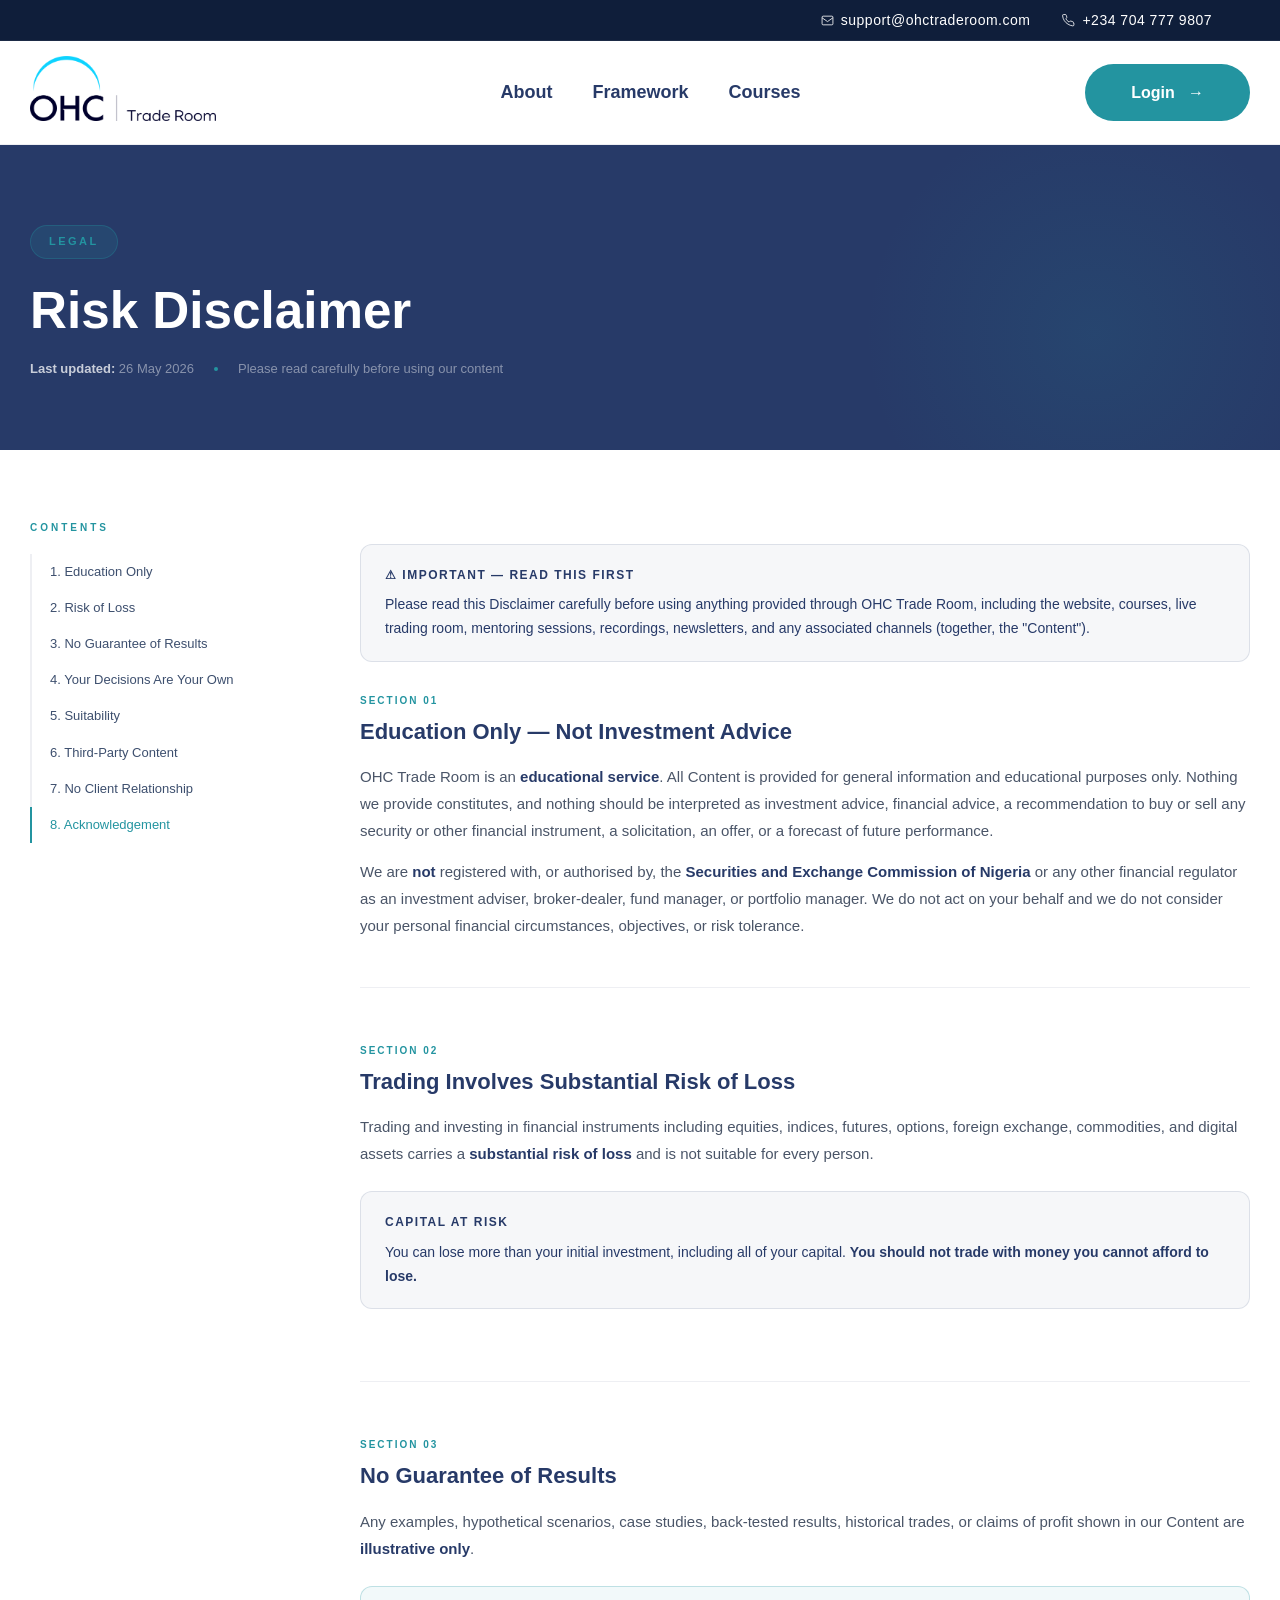
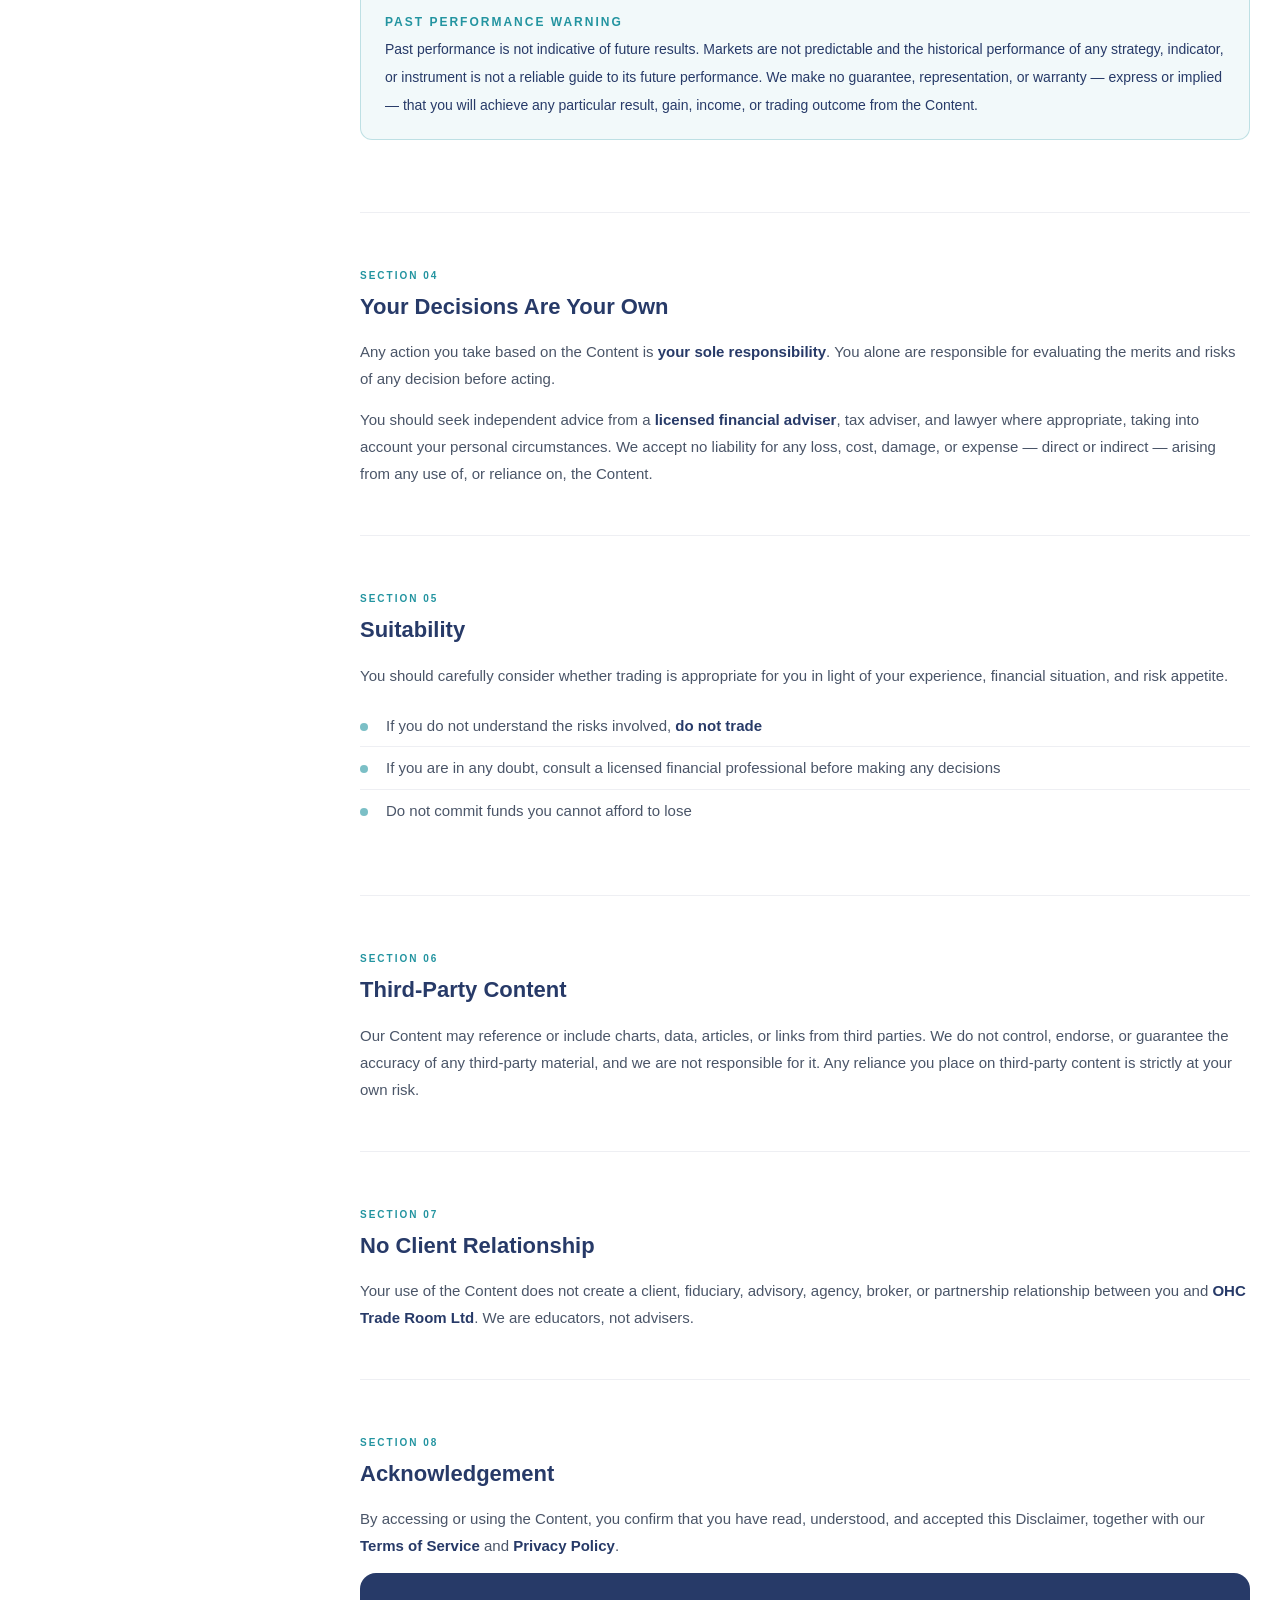
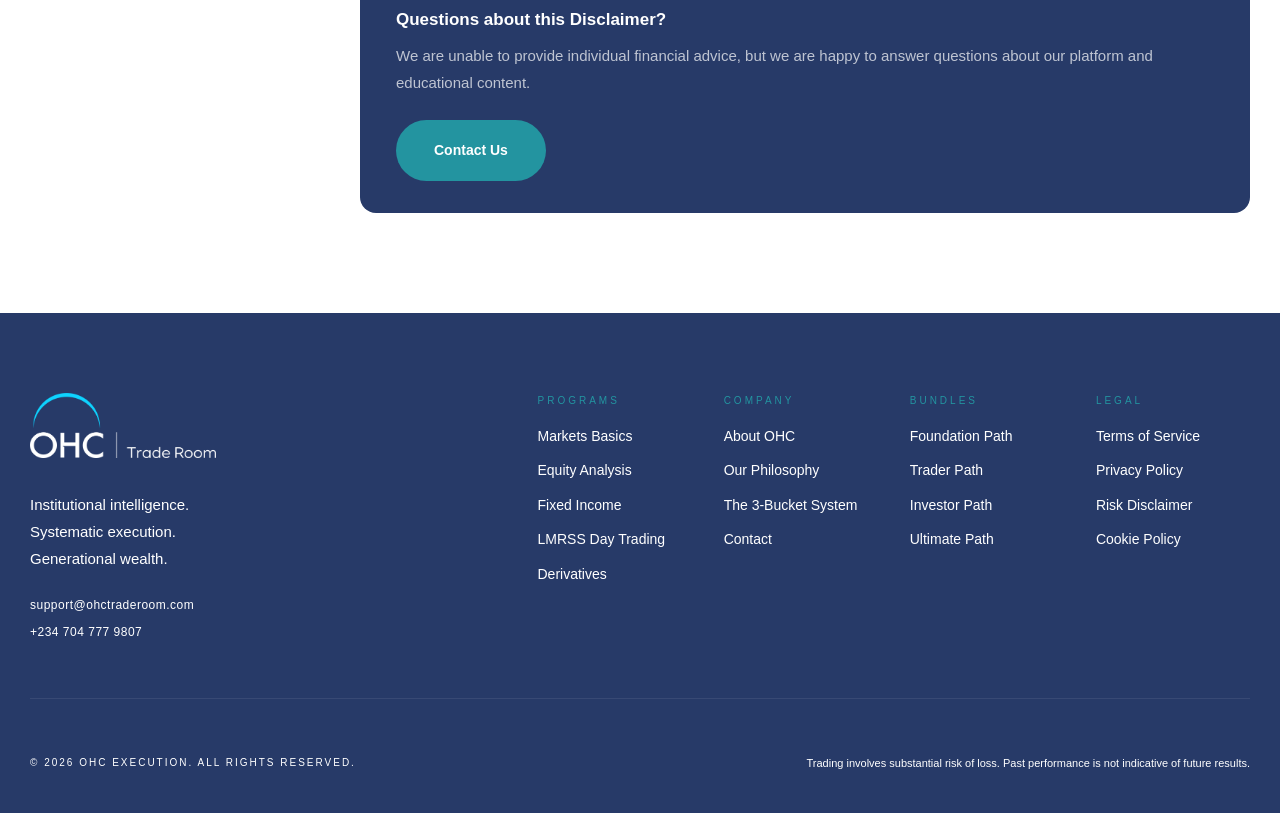
<file: risk-disclaimer.html>
<!doctype html>
<html lang="en">
  <head>
    <meta charset="UTF-8" />
    <meta name="viewport" content="width=device-width, initial-scale=1.0" />
    <title>Risk Disclaimer — OHC Trade Room</title>
    <meta
      name="description"
      content="OHC Trade Room Risk Disclaimer. Understand that our content is educational only, trading carries substantial risk of loss, and past performance does not guarantee future results."
    />
    <link rel="stylesheet" href="css/style.css" />
    <link rel="stylesheet" href="css/legal.css" />
    <link
      rel="icon"
      type="image/png"
      href="images/favicon-96x96.png"
      sizes="96x96"
    />
    <link rel="icon" type="image/svg+xml" href="images/favicon.svg" />
    <link rel="shortcut icon" href="images/favicon.ico" />
    <link
      rel="apple-touch-icon"
      sizes="180x180"
      href="images/apple-touch-icon.png"
    />
    <meta name="apple-mobile-web-app-title" content="OHC" />
    <link rel="manifest" href="images/site.webmanifest" />
  </head>
  <body>
    <!-- TOP BAR -->
    <div class="topbar">
      <div class="topbar__inner">
        <a href="mailto:support@ohctraderoom.com" class="topbar__link">
          <svg
            width="13"
            height="13"
            viewBox="0 0 24 24"
            fill="none"
            stroke="currentColor"
            stroke-width="1.5"
          >
            <rect x="2" y="4" width="20" height="16" rx="2" />
            <path d="m2 7 10 7 10-7" />
          </svg>
          support@ohctraderoom.com
        </a>
        <a href="tel:+2347047779807" class="topbar__link">
          <svg
            width="13"
            height="13"
            viewBox="0 0 24 24"
            fill="none"
            stroke="currentColor"
            stroke-width="1.5"
          >
            <path
              d="M22 16.92v3a2 2 0 0 1-2.18 2 19.79 19.79 0 0 1-8.63-3.07A19.5 19.5 0 0 1 4.15 12a19.79 19.79 0 0 1-3.07-8.67A2 2 0 0 1 3.06 1h3a2 2 0 0 1 2 1.72c.127.96.361 1.903.7 2.81a2 2 0 0 1-.45 2.11L7.09 8.91a16 16 0 0 0 6 6l1.27-1.27a2 2 0 0 1 2.11-.45c.907.339 1.85.573 2.81.7A2 2 0 0 1 21 16v.92z"
            />
          </svg>
          +234 704 777 9807
        </a>
      </div>
    </div>
    <!-- HEADER -->
    <nav class="nav">
      <div class="container nav__inner">
        <a href="index.html" class="nav__logo"
          ><img src="images/logo-dark.png" alt="OHC Logo"
        /></a>
        <ul class="nav__links" id="navLinks">
          <li class="mobile-nav-header">
            <a href="index.html" class="mobile-nav-logo">
              <img
                src="images/logo-dark.png"
                alt="OHC Logo"
                style="
                  height: 40px;
                  width: auto;
                  display: block;
                  margin: 0 auto 18px;
                "
              />
            </a>
            <a
              href="https://courses.ohctraderoom.com/login"
              target="_blank"
              class="btn btn--teal nav__login mobile-nav-login"
              style="
                width: 100%;
                margin-bottom: 18px;
                display: block;
                text-align: center;
                color: white;
              "
              >Login &nbsp; →</a
            >
          </li>
          <li><a href="about.html">About</a></li>
          <li><a href="index.html#solution">Framework</a></li>
          <li><a href="index.html#ecosystem">Courses</a></li>
        </ul>
        <!-- Auth Container -->
        <div class="nav__auth">
          <!-- Login Button (visible when NOT logged in) -->
          <a
            href="https://courses.ohctraderoom.com/login"
            target="_blank"
            class="btn btn--teal nav__login"
            >Login &nbsp; →</a
          >
          <!-- User Menu (visible when logged in) -->
          <div class="nav__user-menu" id="userMenu">
            <button
              class="user-avatar-btn"
              id="userAvatarBtn"
              aria-label="User menu"
            >
              <svg
                viewBox="0 0 24 24"
                fill="none"
                stroke="currentColor"
                stroke-width="1.8"
                stroke-linecap="round"
                stroke-linejoin="round"
              >
                <path d="M20 21v-2a4 4 0 0 0-4-4H8a4 4 0 0 0-4 4v2" />
                <circle cx="12" cy="7" r="4" />
              </svg>
            </button>
            <div class="user-dropdown" id="userDropdown">
              <a href="https://www.ohctraderoom.com/library">
                <svg
                  viewBox="0 0 24 24"
                  fill="none"
                  stroke="currentColor"
                  stroke-width="1.8"
                  stroke-linecap="round"
                  stroke-linejoin="round"
                >
                  <rect x="3" y="3" width="7" height="7" rx="1" />
                  <rect x="14" y="3" width="7" height="7" rx="1" />
                  <rect x="3" y="14" width="7" height="7" rx="1" />
                  <rect x="14" y="14" width="7" height="7" rx="1" />
                </svg>
                Dashboard
              </a>
              <a href="https://www.ohctraderoom.com/settings">
                <svg
                  viewBox="0 0 24 24"
                  fill="none"
                  stroke="currentColor"
                  stroke-width="1.8"
                  stroke-linecap="round"
                  stroke-linejoin="round"
                >
                  <circle cx="12" cy="12" r="3" />
                  <path
                    d="M19.4 15a1.65 1.65 0 0 0 .33 1.82l.06.06a2 2 0 0 1-2.83 2.83l-.06-.06a1.65 1.65 0 0 0-1.82-.33 1.65 1.65 0 0 0-1 1.51V21a2 2 0 0 1-4 0v-.09A1.65 1.65 0 0 0 9 19.4a1.65 1.65 0 0 0-1.82.33l-.06.06a2 2 0 0 1-2.83-2.83l.06-.06A1.65 1.65 0 0 0 4.68 15a1.65 1.65 0 0 0-1.51-1H3a2 2 0 0 1 0-4h.09A1.65 1.65 0 0 0 4.6 9a1.65 1.65 0 0 0-.33-1.82l-.06-.06a2 2 0 0 1 2.83-2.83l.06.06A1.65 1.65 0 0 0 9 4.68a1.65 1.65 0 0 0 1-1.51V3a2 2 0 0 1 4 0v.09a1.65 1.65 0 0 0 1 1.51 1.65 1.65 0 0 0 1.82-.33l.06-.06a2 2 0 0 1 2.83 2.83l-.06.06A1.65 1.65 0 0 0 19.4 9a1.65 1.65 0 0 0 1.51 1H21a2 2 0 0 1 0 4h-.09a1.65 1.65 0 0 0-1.51 1z"
                  />
                </svg>
                Account Settings
              </a>
              <div class="user-dropdown__divider"></div>
              <a
                href="https://www.ohctraderoom.com/logout"
                class="user-dropdown__logout"
              >
                <svg
                  viewBox="0 0 24 24"
                  fill="none"
                  stroke="currentColor"
                  stroke-width="1.8"
                  stroke-linecap="round"
                  stroke-linejoin="round"
                >
                  <path d="M9 21H5a2 2 0 0 1-2-2V5a2 2 0 0 1 2-2h4" />
                  <polyline points="16 17 21 12 16 7" />
                  <line x1="21" y1="12" x2="9" y2="12" />
                </svg>
                Logout
              </a>
            </div>
          </div>
        </div>
        <button class="hamburger" id="hamburger" aria-label="Toggle menu">
          <span></span><span></span><span></span>
        </button>
      </div>
    </nav>

    <!-- HERO -->
    <section class="legal-hero">
      <div class="container">
        <span class="legal-hero__label">Legal</span>
        <h1 class="legal-hero__title">Risk Disclaimer</h1>
        <div class="legal-hero__meta">
          <span><strong>Last updated:</strong> 26 May 2026</span>
          <span class="meta-dot"></span>
          <span>Please read carefully before using our content</span>
        </div>
      </div>
    </section>

    <!-- CONTENT -->
    <div class="container">
      <div class="legal-wrap">
        <!-- SIDEBAR TOC -->
        <aside class="legal-toc">
          <p class="legal-toc__heading">Contents</p>
          <ul class="legal-toc__list">
            <li><a href="#education-only">1. Education Only</a></li>
            <li><a href="#risk-of-loss">2. Risk of Loss</a></li>
            <li><a href="#no-guarantee">3. No Guarantee of Results</a></li>
            <li>
              <a href="#your-decisions">4. Your Decisions Are Your Own</a>
            </li>
            <li><a href="#suitability">5. Suitability</a></li>
            <li><a href="#third-party">6. Third-Party Content</a></li>
            <li><a href="#no-relationship">7. No Client Relationship</a></li>
            <li><a href="#acknowledgement">8. Acknowledgement</a></li>
          </ul>
        </aside>

        <!-- MAIN CONTENT -->
        <main class="legal-content">
          <div class="legal-warning">
            <strong
              style="
                display: block;
                font-size: 12px;
                text-transform: uppercase;
                letter-spacing: 1.5px;
                color: var(--navy);
                margin-bottom: 8px;
              "
              >⚠ Important — Read This First</strong
            >
            Please read this Disclaimer carefully before using anything provided
            through OHC Trade Room, including the website, courses, live trading
            room, mentoring sessions, recordings, newsletters, and any
            associated channels (together, the "Content").
          </div>

          <div class="legal-section" id="education-only">
            <span class="legal-section__number">Section 01</span>
            <h2 class="legal-section__title">
              Education Only — Not Investment Advice
            </h2>
            <div class="legal-section__body">
              <p>
                OHC Trade Room is an <strong>educational service</strong>. All
                Content is provided for general information and educational
                purposes only. Nothing we provide constitutes, and nothing
                should be interpreted as investment advice, financial advice, a
                recommendation to buy or sell any security or other financial
                instrument, a solicitation, an offer, or a forecast of future
                performance.
              </p>
              <p>
                We are <strong>not</strong> registered with, or authorised by,
                the
                <strong>Securities and Exchange Commission of Nigeria</strong>
                or any other financial regulator as an investment adviser,
                broker-dealer, fund manager, or portfolio manager. We do not act
                on your behalf and we do not consider your personal financial
                circumstances, objectives, or risk tolerance.
              </p>
            </div>
          </div>

          <div class="legal-section" id="risk-of-loss">
            <span class="legal-section__number">Section 02</span>
            <h2 class="legal-section__title">
              Trading Involves Substantial Risk of Loss
            </h2>
            <div class="legal-section__body">
              <p>
                Trading and investing in financial instruments including
                equities, indices, futures, options, foreign exchange,
                commodities, and digital assets carries a
                <strong>substantial risk of loss</strong> and is not suitable
                for every person.
              </p>
              <div class="legal-warning">
                <strong
                  style="
                    display: block;
                    font-size: 12px;
                    text-transform: uppercase;
                    letter-spacing: 1.5px;
                    color: var(--navy);
                    margin-bottom: 8px;
                  "
                  >Capital at Risk</strong
                >
                You can lose more than your initial investment, including all of
                your capital.
                <strong
                  >You should not trade with money you cannot afford to
                  lose.</strong
                >
              </div>
            </div>
          </div>

          <div class="legal-section" id="no-guarantee">
            <span class="legal-section__number">Section 03</span>
            <h2 class="legal-section__title">No Guarantee of Results</h2>
            <div class="legal-section__body">
              <p>
                Any examples, hypothetical scenarios, case studies, back-tested
                results, historical trades, or claims of profit shown in our
                Content are <strong>illustrative only</strong>.
              </p>
              <div class="legal-notice">
                <strong>Past Performance Warning</strong><br />
                Past performance is not indicative of future results. Markets
                are not predictable and the historical performance of any
                strategy, indicator, or instrument is not a reliable guide to
                its future performance. We make no guarantee, representation, or
                warranty — express or implied — that you will achieve any
                particular result, gain, income, or trading outcome from the
                Content.
              </div>
            </div>
          </div>

          <div class="legal-section" id="your-decisions">
            <span class="legal-section__number">Section 04</span>
            <h2 class="legal-section__title">Your Decisions Are Your Own</h2>
            <div class="legal-section__body">
              <p>
                Any action you take based on the Content is
                <strong>your sole responsibility</strong>. You alone are
                responsible for evaluating the merits and risks of any decision
                before acting.
              </p>
              <p>
                You should seek independent advice from a
                <strong>licensed financial adviser</strong>, tax adviser, and
                lawyer where appropriate, taking into account your personal
                circumstances. We accept no liability for any loss, cost,
                damage, or expense — direct or indirect — arising from any use
                of, or reliance on, the Content.
              </p>
            </div>
          </div>

          <div class="legal-section" id="suitability">
            <span class="legal-section__number">Section 05</span>
            <h2 class="legal-section__title">Suitability</h2>
            <div class="legal-section__body">
              <p>
                You should carefully consider whether trading is appropriate for
                you in light of your experience, financial situation, and risk
                appetite.
              </p>
              <ul class="legal-list">
                <li>
                  If you do not understand the risks involved,
                  <strong>do not trade</strong>
                </li>
                <li>
                  If you are in any doubt, consult a licensed financial
                  professional before making any decisions
                </li>
                <li>Do not commit funds you cannot afford to lose</li>
              </ul>
            </div>
          </div>

          <div class="legal-section" id="third-party">
            <span class="legal-section__number">Section 06</span>
            <h2 class="legal-section__title">Third-Party Content</h2>
            <div class="legal-section__body">
              <p>
                Our Content may reference or include charts, data, articles, or
                links from third parties. We do not control, endorse, or
                guarantee the accuracy of any third-party material, and we are
                not responsible for it. Any reliance you place on third-party
                content is strictly at your own risk.
              </p>
            </div>
          </div>

          <div class="legal-section" id="no-relationship">
            <span class="legal-section__number">Section 07</span>
            <h2 class="legal-section__title">No Client Relationship</h2>
            <div class="legal-section__body">
              <p>
                Your use of the Content does not create a client, fiduciary,
                advisory, agency, broker, or partnership relationship between
                you and <strong>OHC Trade Room Ltd</strong>. We are educators,
                not advisers.
              </p>
            </div>
          </div>

          <div class="legal-section" id="acknowledgement">
            <span class="legal-section__number">Section 08</span>
            <h2 class="legal-section__title">Acknowledgement</h2>
            <div class="legal-section__body">
              <p>
                By accessing or using the Content, you confirm that you have
                read, understood, and accepted this Disclaimer, together with
                our
                <a
                  href="terms.html"
                  style="color: var(--navy); font-weight: 600"
                  >Terms of Service</a
                >
                and
                <a
                  href="privacy.html"
                  style="color: var(--navy); font-weight: 600"
                  >Privacy Policy</a
                >.
              </p>
              <div class="legal-contact-card">
                <p>
                  <strong>Questions about this Disclaimer?</strong>We are unable
                  to provide individual financial advice, but we are happy to
                  answer questions about our platform and educational content.
                </p>
                <a href="mailto:support@ohctraderoom.com" class="btn btn--teal"
                  >Contact Us</a
                >
              </div>
            </div>
          </div>
        </main>
      </div>
    </div>

    <!-- FOOTER -->
    <footer class="footer">
      <div class="container">
        <div class="footer__top">
          <div class="footer__brand">
            <img
              src="images/OHC-Trade-Room-light.png"
              alt="OHC Trade Room"
              class="footer__logo-img"
            />
            <p style="color: #fff">
              Institutional intelligence.<br />Systematic execution.<br />Generational
              wealth.
            </p>
            <div class="footer__contacts">
              <a href="mailto:support@ohctraderoom.com"
                >support@ohctraderoom.com</a
              >
              <a href="tel:+2347047779807">+234 704 777 9807</a>
            </div>
          </div>
          <div class="footer__links">
            <div class="footer__col">
              <div class="footer__col-ttl">Programs</div>
              <a href="course-basics.html">Markets Basics</a>
              <a href="course-equity.html">Equity Analysis</a>
              <a href="course-fixed-income.html">Fixed Income</a>
              <a href="course-lmrss.html">LMRSS Day Trading</a>
              <a href="course-derivatives.html">Derivatives</a>
            </div>
            <div class="footer__col">
              <div class="footer__col-ttl">Company</div>
              <a href="about.html">About OHC</a>
              <a href="about.html">Our Philosophy</a>
              <a href="#flagship">The 3-Bucket System</a>
              <a href="mailto:support@ohctraderoom.com">Contact</a>
            </div>
            <div class="footer__col">
              <div class="footer__col-ttl">Bundles</div>
              <a href="#paths">Foundation Path</a>
              <a href="#paths">Trader Path</a>
              <a href="#paths">Investor Path</a>
              <a href="#paths">Ultimate Path</a>
            </div>
            <div class="footer__col">
              <div class="footer__col-ttl">Legal</div>
              <a href="terms.html">Terms of Service</a>
              <a href="privacy.html">Privacy Policy</a>
              <a href="risk-disclaimer.html">Risk Disclaimer</a>
              <a href="cookie-policy.html">Cookie Policy</a>
            </div>
          </div>
        </div>
        <div class="footer__bottom">
          <div class="footer__copy">
            © 2026 OHC EXECUTION. ALL RIGHTS RESERVED.
          </div>
          <div class="footer__disc">
            Trading involves substantial risk of loss. Past performance is not
            indicative of future results.
          </div>
        </div>
      </div>
    </footer>

    <script>
      const hamburger = document.querySelector(".hamburger");
      const navLinks = document.querySelector(".nav__links");
      hamburger?.addEventListener("click", () => {
        hamburger.classList.toggle("active");
        navLinks.classList.toggle("active");
      });

      const userMenu = document.querySelector(".nav__user-menu");
      const avatarBtn = document.querySelector(".user-avatar-btn");
      avatarBtn?.addEventListener("click", (e) => {
        e.stopPropagation();
        userMenu.classList.toggle("open");
      });
      document.addEventListener("click", () =>
        userMenu?.classList.remove("open"),
      );

      const sections = document.querySelectorAll(".legal-section");
      const tocLinks = document.querySelectorAll(".legal-toc__list a");
      const observer = new IntersectionObserver(
        (entries) => {
          entries.forEach((entry) => {
            if (entry.isIntersecting) {
              tocLinks.forEach((l) => l.classList.remove("active"));
              const active = document.querySelector(
                `.legal-toc__list a[href="#${entry.target.id}"]`,
              );
              active?.classList.add("active");
            }
          });
        },
        { rootMargin: "-20% 0px -70% 0px" },
      );
      sections.forEach((s) => observer.observe(s));
    </script>
  </body>
</html>
</file>
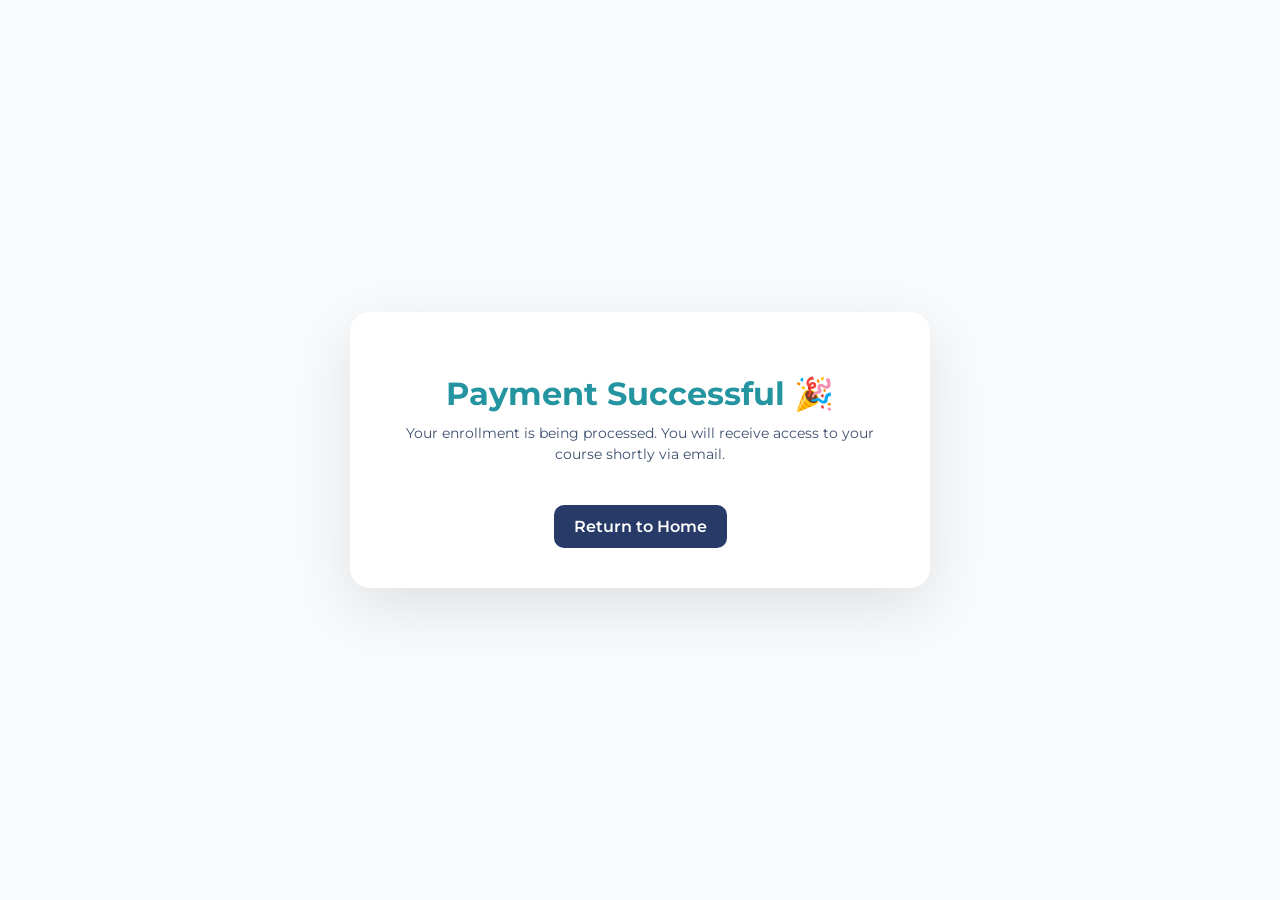
<file: success.html>
<!doctype html>
<html lang="en">
  <head>
    <meta charset="UTF-8" />
    <meta name="viewport" content="width=device-width, initial-scale=1.0" />
    <title>Payment Successful - OHC Trade Room</title>

    <link
      href="https://fonts.googleapis.com/css2?family=Montserrat:wght@300;400;500;600;700;800&display=swap"
      rel="stylesheet"
    />

    <link
      rel="icon"
      type="image/png"
      href="images/favicon-96x96.png"
      sizes="96x96"
    />
    <link rel="icon" type="image/svg+xml" href="images/favicon.svg" />
    <link rel="shortcut icon" href="images/favicon.ico" />
    <link
      rel="apple-touch-icon"
      sizes="180x180"
      href="images/apple-touch-icon.png"
    />
    <meta name="apple-mobile-web-app-title" content="OHC" />
    <link rel="manifest" href="images/site.webmanifest" />

    <style>
      body {
        font-family: "Montserrat", sans-serif;
        background: #f8fafc;
        margin: 0;
        display: flex;
        align-items: center;
        justify-content: center;
        height: 100vh;
        color: #273a68;
      }

      .card {
        background: white;
        padding: 40px;
        border-radius: 20px;
        text-align: center;
        max-width: 500px;
        box-shadow: 0 20px 60px rgba(0, 0, 0, 0.1);
      }

      h1 {
        color: #2394a0;
        margin-bottom: 10px;
      }

      .ref {
        font-size: 12px;
        color: #666;
        margin-top: 15px;
      }

      .btn {
        margin-top: 25px;
        display: inline-block;
        padding: 12px 20px;
        background: #273a68;
        color: white;
        text-decoration: none;
        border-radius: 10px;
        font-weight: 600;
      }

      .sub {
        font-size: 14px;
        color: #3d4f6e;
        margin-top: 10px;
        line-height: 1.5;
      }
    </style>
  </head>

  <body>
    <div class="card">
      <h1>Payment Successful 🎉</h1>

      <p class="sub">
        Your enrollment is being processed. You will receive access to your
        course shortly via email.
      </p>

      <p id="course" class="sub"></p>

      <p id="ref" class="ref"></p>

      <a href="index.html" class="btn">Return to Home</a>
    </div>

    <script>
      const params = new URLSearchParams(window.location.search);

      const ref = params.get("ref");
      const course = params.get("course");

      if (course) {
        document.getElementById("course").innerText = "Course: " + course;
      }

      if (ref) {
        document.getElementById("ref").innerText = "Reference: " + ref;
      }
    </script>
  </body>
</html>
</file>
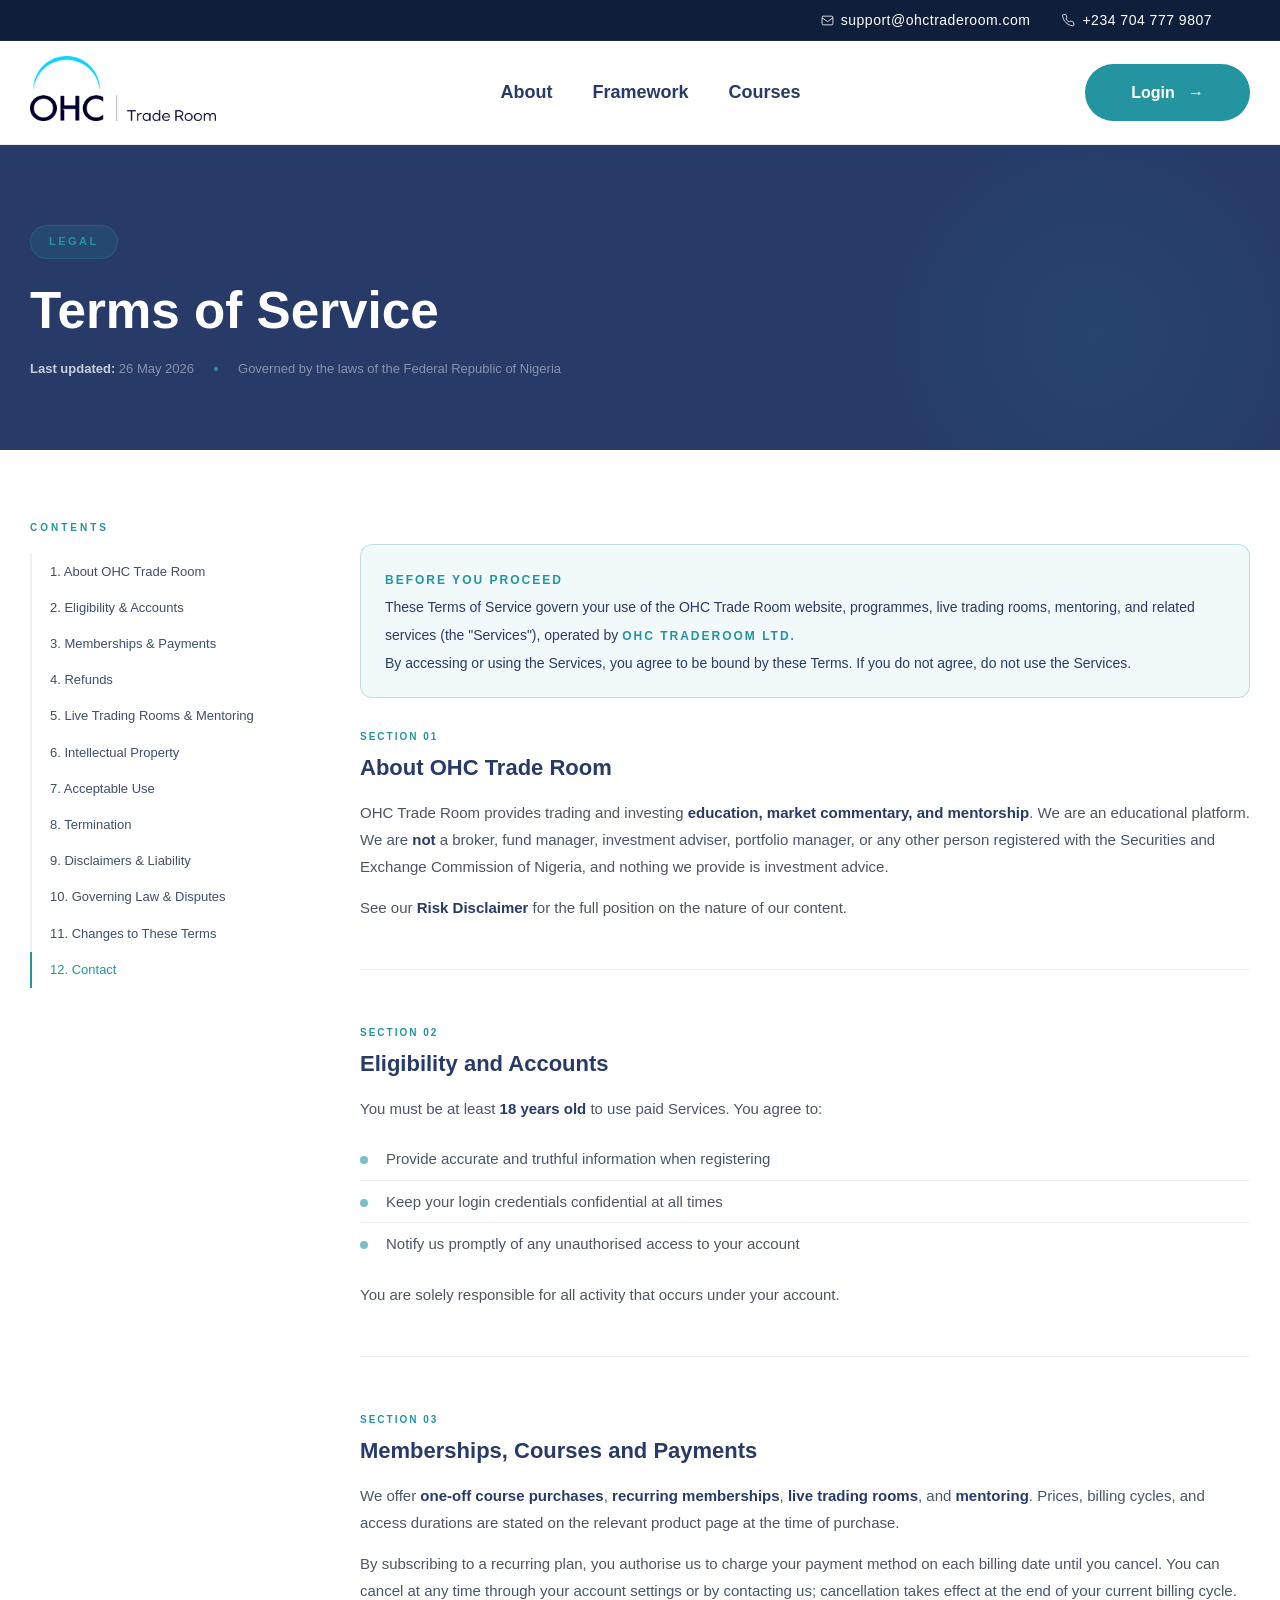
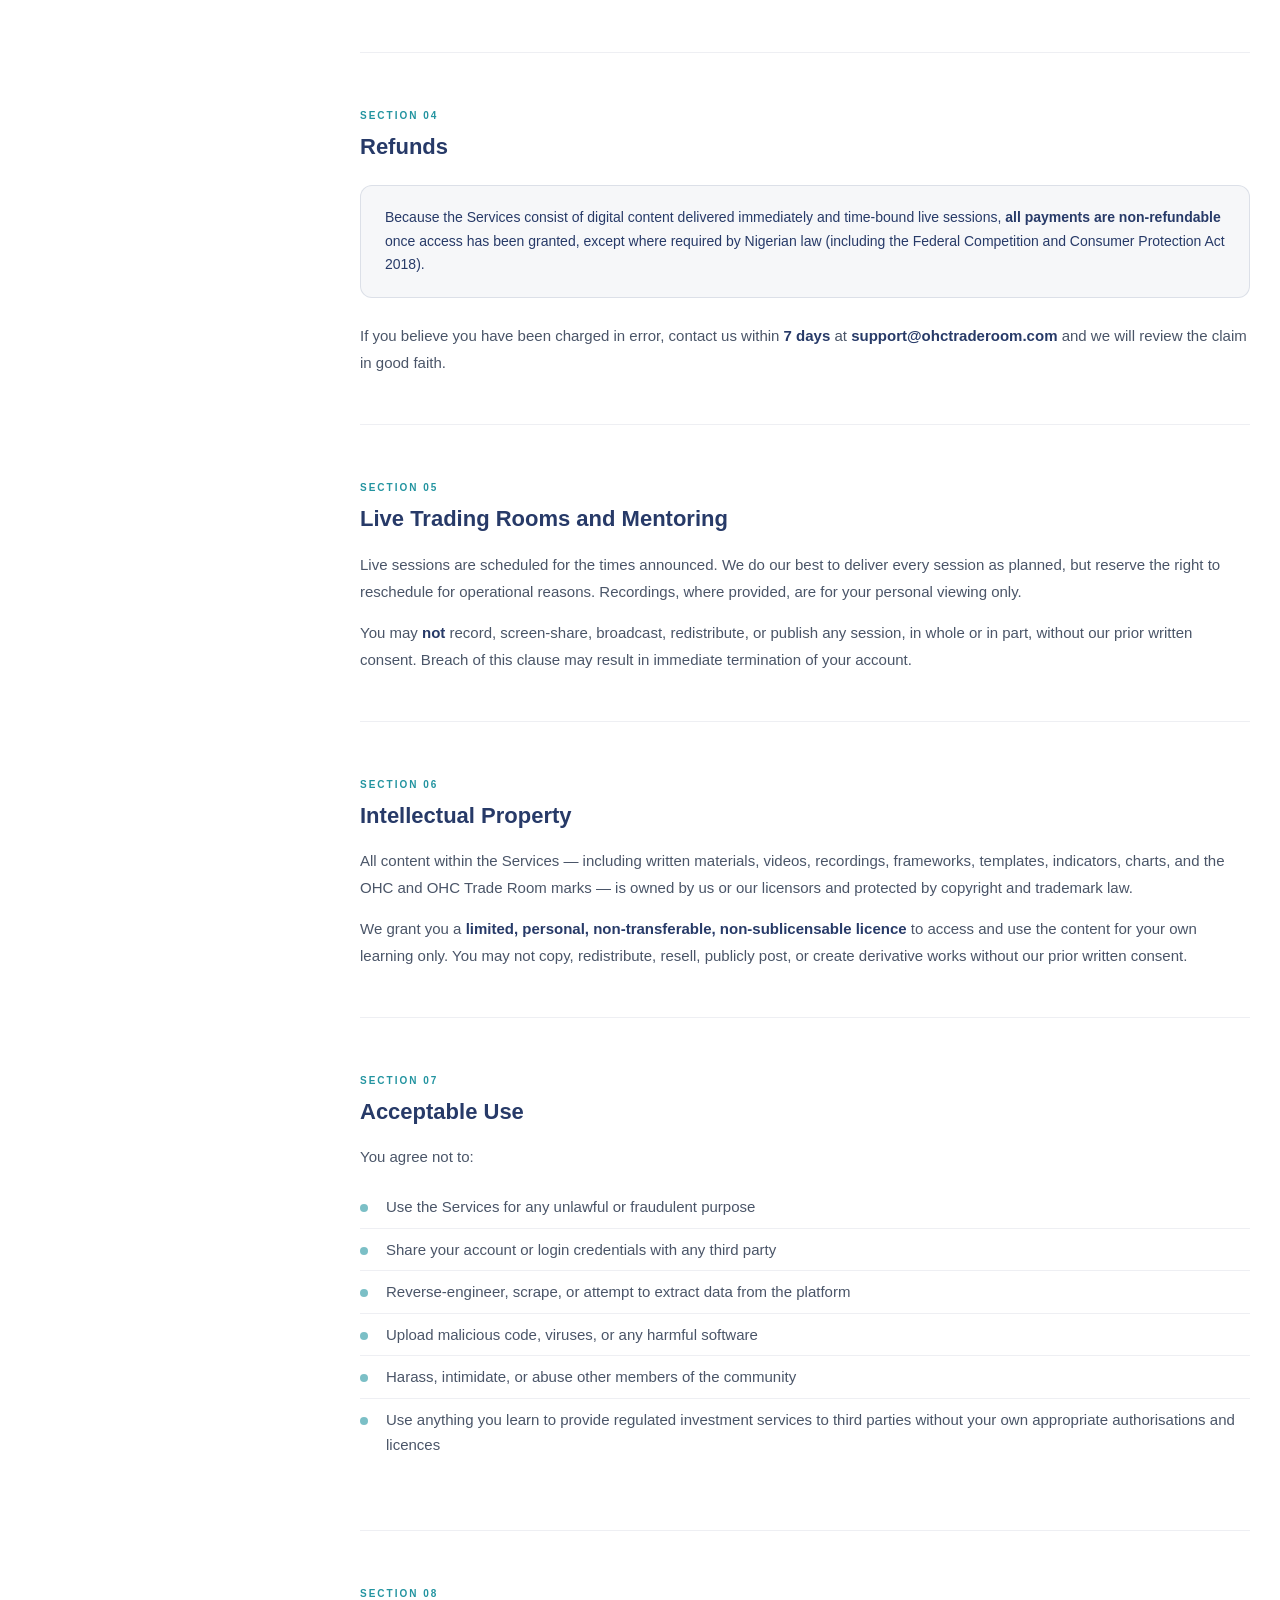
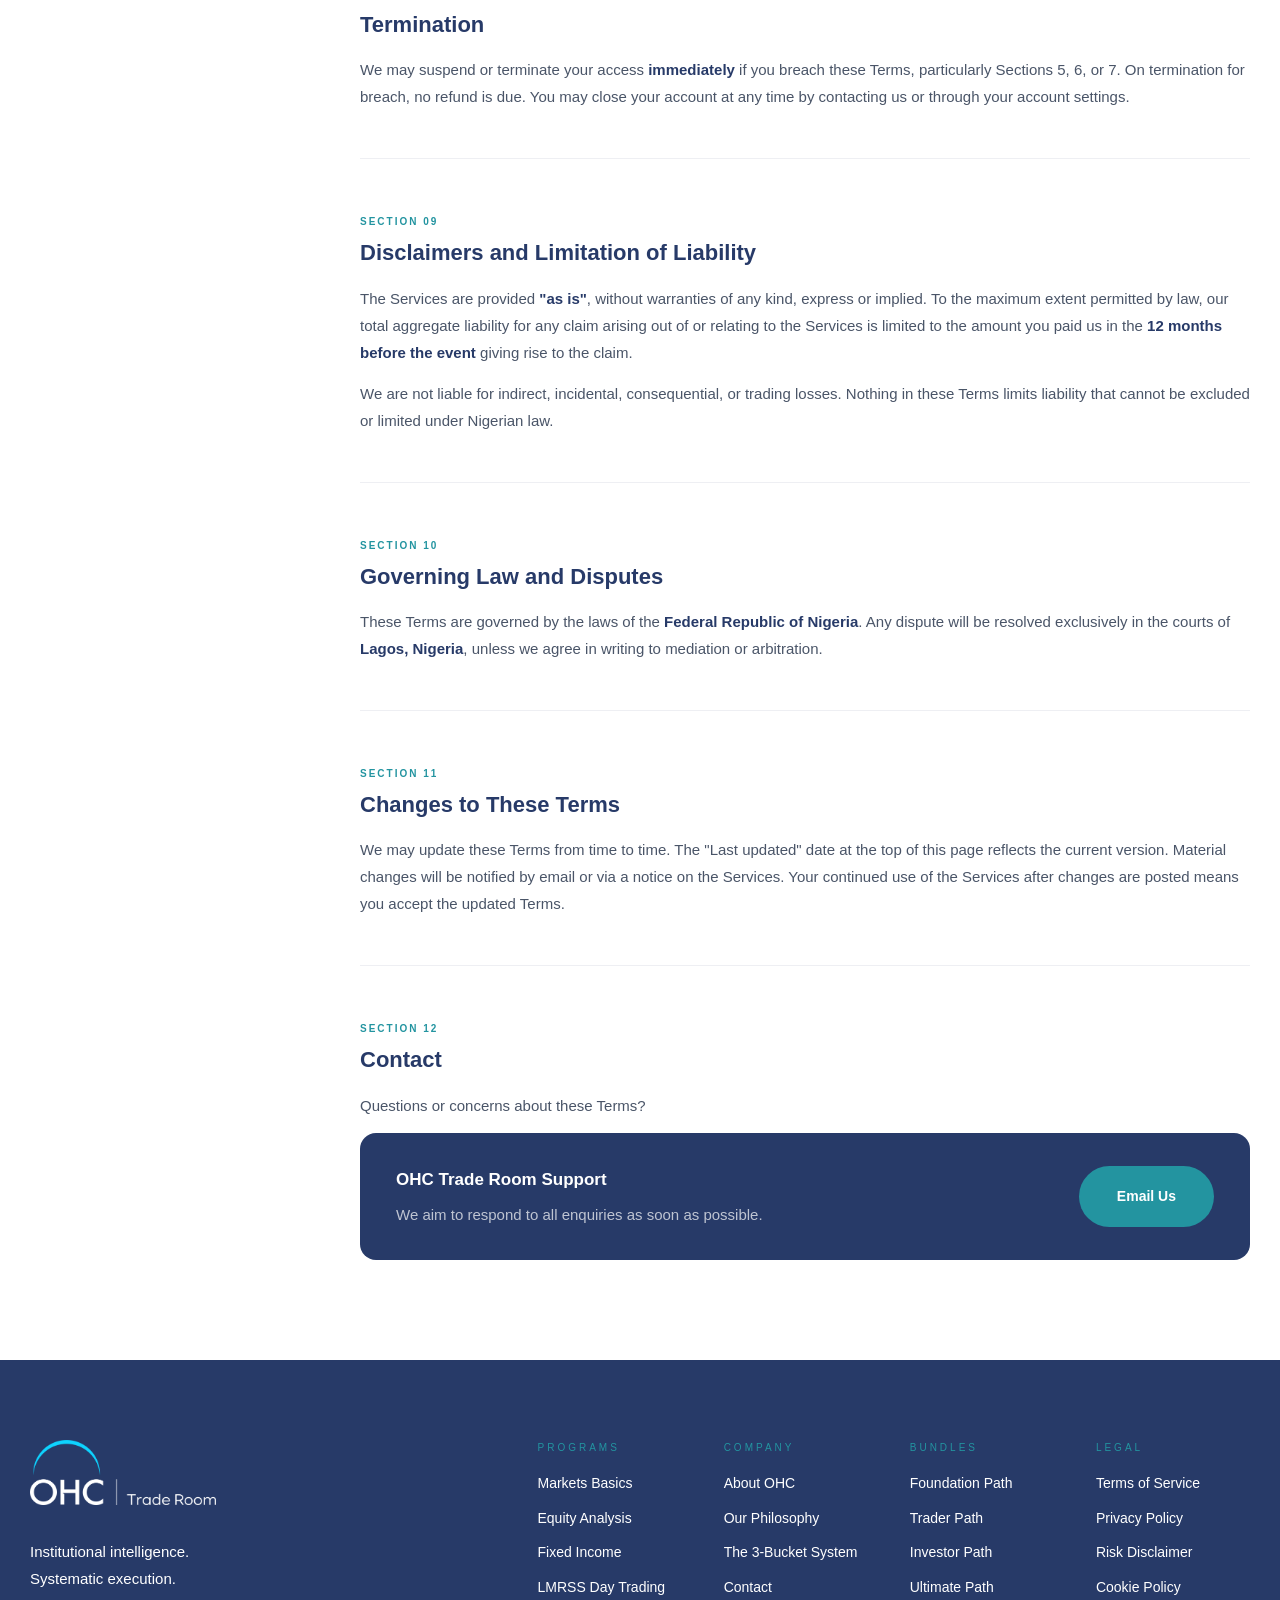
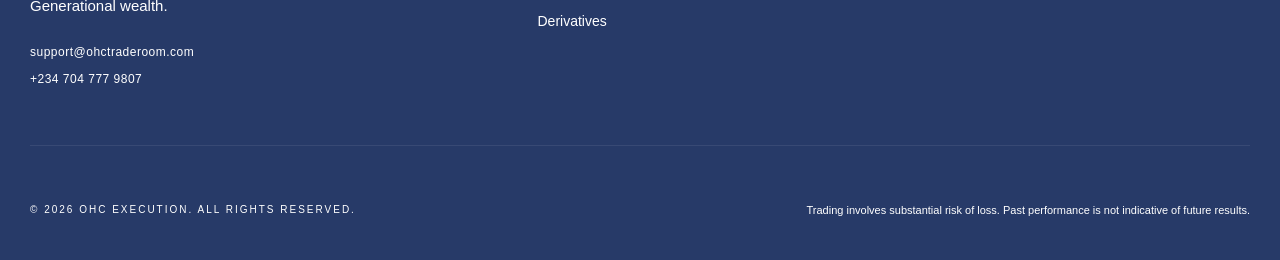
<file: terms.html>
<!doctype html>
<html lang="en">
  <head>
    <meta charset="UTF-8" />
    <meta name="viewport" content="width=device-width, initial-scale=1.0" />
    <title>Terms of Service — OHC Trade Room</title>
    <meta
      name="description"
      content="Terms of Service for OHC Trade Room. Read the conditions governing your use of our educational trading platform, programmes, and live trading rooms."
    />
    <link rel="stylesheet" href="css/style.css" />
    <link rel="stylesheet" href="css/legal.css" />
    <link
      rel="icon"
      type="image/png"
      href="images/favicon-96x96.png"
      sizes="96x96"
    />
    <link rel="icon" type="image/svg+xml" href="images/favicon.svg" />
    <link rel="shortcut icon" href="images/favicon.ico" />
    <link
      rel="apple-touch-icon"
      sizes="180x180"
      href="images/apple-touch-icon.png"
    />
    <meta name="apple-mobile-web-app-title" content="OHC" />
    <link rel="manifest" href="images/site.webmanifest" />
  </head>
  <body>
    <!-- TOP BAR -->
    <div class="topbar">
      <div class="topbar__inner">
        <a href="mailto:support@ohctraderoom.com" class="topbar__link">
          <svg
            width="13"
            height="13"
            viewBox="0 0 24 24"
            fill="none"
            stroke="currentColor"
            stroke-width="1.5"
          >
            <rect x="2" y="4" width="20" height="16" rx="2" />
            <path d="m2 7 10 7 10-7" />
          </svg>
          support@ohctraderoom.com
        </a>
        <a href="tel:+2347047779807" class="topbar__link">
          <svg
            width="13"
            height="13"
            viewBox="0 0 24 24"
            fill="none"
            stroke="currentColor"
            stroke-width="1.5"
          >
            <path
              d="M22 16.92v3a2 2 0 0 1-2.18 2 19.79 19.79 0 0 1-8.63-3.07A19.5 19.5 0 0 1 4.15 12a19.79 19.79 0 0 1-3.07-8.67A2 2 0 0 1 3.06 1h3a2 2 0 0 1 2 1.72c.127.96.361 1.903.7 2.81a2 2 0 0 1-.45 2.11L7.09 8.91a16 16 0 0 0 6 6l1.27-1.27a2 2 0 0 1 2.11-.45c.907.339 1.85.573 2.81.7A2 2 0 0 1 21 16v.92z"
            />
          </svg>
          +234 704 777 9807
        </a>
      </div>
    </div>
    <!-- HEADER -->
    <nav class="nav">
      <div class="container nav__inner">
        <a href="index.html" class="nav__logo"
          ><img src="images/logo-dark.png" alt="OHC Logo"
        /></a>
        <ul class="nav__links" id="navLinks">
          <li class="mobile-nav-header">
            <a href="index.html" class="mobile-nav-logo">
              <img
                src="images/logo-dark.png"
                alt="OHC Logo"
                style="
                  height: 40px;
                  width: auto;
                  display: block;
                  margin: 0 auto 18px;
                "
              />
            </a>
            <a
              href="https://courses.ohctraderoom.com/login"
              target="_blank"
              class="btn btn--teal nav__login mobile-nav-login"
              style="
                width: 100%;
                margin-bottom: 18px;
                display: block;
                text-align: center;
                color: white;
              "
              >Login &nbsp; →</a
            >
          </li>
          <li><a href="about.html">About</a></li>
          <li><a href="index.html#solution">Framework</a></li>
          <li><a href="index.html#ecosystem">Courses</a></li>
        </ul>
        <!-- Auth Container -->
        <div class="nav__auth">
          <!-- Login Button (visible when NOT logged in) -->
          <a
            href="https://courses.ohctraderoom.com/login"
            target="_blank"
            class="btn btn--teal nav__login"
            >Login &nbsp; →</a
          >
          <!-- User Menu (visible when logged in) -->
          <div class="nav__user-menu" id="userMenu">
            <button
              class="user-avatar-btn"
              id="userAvatarBtn"
              aria-label="User menu"
            >
              <svg
                viewBox="0 0 24 24"
                fill="none"
                stroke="currentColor"
                stroke-width="1.8"
                stroke-linecap="round"
                stroke-linejoin="round"
              >
                <path d="M20 21v-2a4 4 0 0 0-4-4H8a4 4 0 0 0-4 4v2" />
                <circle cx="12" cy="7" r="4" />
              </svg>
            </button>
            <div class="user-dropdown" id="userDropdown">
              <a href="https://www.ohctraderoom.com/library">
                <svg
                  viewBox="0 0 24 24"
                  fill="none"
                  stroke="currentColor"
                  stroke-width="1.8"
                  stroke-linecap="round"
                  stroke-linejoin="round"
                >
                  <rect x="3" y="3" width="7" height="7" rx="1" />
                  <rect x="14" y="3" width="7" height="7" rx="1" />
                  <rect x="3" y="14" width="7" height="7" rx="1" />
                  <rect x="14" y="14" width="7" height="7" rx="1" />
                </svg>
                Dashboard
              </a>
              <a href="https://www.ohctraderoom.com/settings">
                <svg
                  viewBox="0 0 24 24"
                  fill="none"
                  stroke="currentColor"
                  stroke-width="1.8"
                  stroke-linecap="round"
                  stroke-linejoin="round"
                >
                  <circle cx="12" cy="12" r="3" />
                  <path
                    d="M19.4 15a1.65 1.65 0 0 0 .33 1.82l.06.06a2 2 0 0 1-2.83 2.83l-.06-.06a1.65 1.65 0 0 0-1.82-.33 1.65 1.65 0 0 0-1 1.51V21a2 2 0 0 1-4 0v-.09A1.65 1.65 0 0 0 9 19.4a1.65 1.65 0 0 0-1.82.33l-.06.06a2 2 0 0 1-2.83-2.83l.06-.06A1.65 1.65 0 0 0 4.68 15a1.65 1.65 0 0 0-1.51-1H3a2 2 0 0 1 0-4h.09A1.65 1.65 0 0 0 4.6 9a1.65 1.65 0 0 0-.33-1.82l-.06-.06a2 2 0 0 1 2.83-2.83l.06.06A1.65 1.65 0 0 0 9 4.68a1.65 1.65 0 0 0 1-1.51V3a2 2 0 0 1 4 0v.09a1.65 1.65 0 0 0 1 1.51 1.65 1.65 0 0 0 1.82-.33l.06-.06a2 2 0 0 1 2.83 2.83l-.06.06A1.65 1.65 0 0 0 19.4 9a1.65 1.65 0 0 0 1.51 1H21a2 2 0 0 1 0 4h-.09a1.65 1.65 0 0 0-1.51 1z"
                  />
                </svg>
                Account Settings
              </a>
              <div class="user-dropdown__divider"></div>
              <a
                href="https://www.ohctraderoom.com/logout"
                class="user-dropdown__logout"
              >
                <svg
                  viewBox="0 0 24 24"
                  fill="none"
                  stroke="currentColor"
                  stroke-width="1.8"
                  stroke-linecap="round"
                  stroke-linejoin="round"
                >
                  <path d="M9 21H5a2 2 0 0 1-2-2V5a2 2 0 0 1 2-2h4" />
                  <polyline points="16 17 21 12 16 7" />
                  <line x1="21" y1="12" x2="9" y2="12" />
                </svg>
                Logout
              </a>
            </div>
          </div>
        </div>
        <button class="hamburger" id="hamburger" aria-label="Toggle menu">
          <span></span><span></span><span></span>
        </button>
      </div>
    </nav>

    <!-- HERO -->
    <section class="legal-hero">
      <div class="container">
        <span class="legal-hero__label">Legal</span>
        <h1 class="legal-hero__title">Terms of Service</h1>
        <div class="legal-hero__meta">
          <span><strong>Last updated:</strong> 26 May 2026</span>
          <span class="meta-dot"></span>
          <span>Governed by the laws of the Federal Republic of Nigeria</span>
        </div>
      </div>
    </section>

    <!-- CONTENT -->
    <div class="container">
      <div class="legal-wrap">
        <!-- SIDEBAR TOC -->
        <aside class="legal-toc">
          <p class="legal-toc__heading">Contents</p>
          <ul class="legal-toc__list">
            <li><a href="#about">1. About OHC Trade Room</a></li>
            <li><a href="#eligibility">2. Eligibility &amp; Accounts</a></li>
            <li><a href="#payments">3. Memberships &amp; Payments</a></li>
            <li><a href="#refunds">4. Refunds</a></li>
            <li>
              <a href="#live-sessions">5. Live Trading Rooms &amp; Mentoring</a>
            </li>
            <li><a href="#ip">6. Intellectual Property</a></li>
            <li><a href="#acceptable-use">7. Acceptable Use</a></li>
            <li><a href="#termination">8. Termination</a></li>
            <li><a href="#liability">9. Disclaimers &amp; Liability</a></li>
            <li>
              <a href="#governing-law">10. Governing Law &amp; Disputes</a>
            </li>
            <li><a href="#changes">11. Changes to These Terms</a></li>
            <li><a href="#contact">12. Contact</a></li>
          </ul>
        </aside>

        <!-- MAIN CONTENT -->
        <main class="legal-content">
          <div class="legal-notice">
            <strong>Before you proceed</strong><br />
            These Terms of Service govern your use of the OHC Trade Room
            website, programmes, live trading rooms, mentoring, and related
            services (the "Services"), operated by
            <strong>OHC TRADEROOM LTD.</strong> <br />
            By accessing or using the Services, you agree to be bound by these
            Terms. If you do not agree, do not use the Services.
          </div>

          <div class="legal-section" id="about">
            <span class="legal-section__number">Section 01</span>
            <h2 class="legal-section__title">About OHC Trade Room</h2>
            <div class="legal-section__body">
              <p>
                OHC Trade Room provides trading and investing
                <strong>education, market commentary, and mentorship</strong>.
                We are an educational platform. We are <strong>not</strong> a
                broker, fund manager, investment adviser, portfolio manager, or
                any other person registered with the Securities and Exchange
                Commission of Nigeria, and nothing we provide is investment
                advice.
              </p>
              <p>
                See our
                <a
                  href="risk-disclaimer.html"
                  style="color: var(--navy); font-weight: 600"
                  >Risk Disclaimer</a
                >
                for the full position on the nature of our content.
              </p>
            </div>
          </div>

          <div class="legal-section" id="eligibility">
            <span class="legal-section__number">Section 02</span>
            <h2 class="legal-section__title">Eligibility and Accounts</h2>
            <div class="legal-section__body">
              <p>
                You must be at least <strong>18 years old</strong> to use paid
                Services. You agree to:
              </p>
              <ul class="legal-list">
                <li>
                  Provide accurate and truthful information when registering
                </li>
                <li>Keep your login credentials confidential at all times</li>
                <li>
                  Notify us promptly of any unauthorised access to your account
                </li>
              </ul>
              <p>
                You are solely responsible for all activity that occurs under
                your account.
              </p>
            </div>
          </div>

          <div class="legal-section" id="payments">
            <span class="legal-section__number">Section 03</span>
            <h2 class="legal-section__title">
              Memberships, Courses and Payments
            </h2>
            <div class="legal-section__body">
              <p>
                We offer <strong>one-off course purchases</strong>,
                <strong>recurring memberships</strong>,
                <strong>live trading rooms</strong>, and
                <strong>mentoring</strong>. Prices, billing cycles, and access
                durations are stated on the relevant product page at the time of
                purchase.
              </p>
              <p>
                By subscribing to a recurring plan, you authorise us to charge
                your payment method on each billing date until you cancel. You
                can cancel at any time through your account settings or by
                contacting us; cancellation takes effect at the end of your
                current billing cycle.
              </p>
            </div>
          </div>

          <div class="legal-section" id="refunds">
            <span class="legal-section__number">Section 04</span>
            <h2 class="legal-section__title">Refunds</h2>
            <div class="legal-section__body">
              <div class="legal-warning">
                Because the Services consist of digital content delivered
                immediately and time-bound live sessions,
                <strong>all payments are non-refundable</strong> once access has
                been granted, except where required by Nigerian law (including
                the Federal Competition and Consumer Protection Act 2018).
              </div>
              <p>
                If you believe you have been charged in error, contact us within
                <strong>7 days</strong> at
                <a
                  href="mailto:support@ohctraderoom.com"
                  style="color: var(--navy); font-weight: 600"
                  >support@ohctraderoom.com</a
                >
                and we will review the claim in good faith.
              </p>
            </div>
          </div>

          <div class="legal-section" id="live-sessions">
            <span class="legal-section__number">Section 05</span>
            <h2 class="legal-section__title">
              Live Trading Rooms and Mentoring
            </h2>
            <div class="legal-section__body">
              <p>
                Live sessions are scheduled for the times announced. We do our
                best to deliver every session as planned, but reserve the right
                to reschedule for operational reasons. Recordings, where
                provided, are for your personal viewing only.
              </p>
              <p>
                You may <strong>not</strong> record, screen-share, broadcast,
                redistribute, or publish any session, in whole or in part,
                without our prior written consent. Breach of this clause may
                result in immediate termination of your account.
              </p>
            </div>
          </div>

          <div class="legal-section" id="ip">
            <span class="legal-section__number">Section 06</span>
            <h2 class="legal-section__title">Intellectual Property</h2>
            <div class="legal-section__body">
              <p>
                All content within the Services — including written materials,
                videos, recordings, frameworks, templates, indicators, charts,
                and the OHC and OHC Trade Room marks — is owned by us or our
                licensors and protected by copyright and trademark law.
              </p>
              <p>
                We grant you a
                <strong
                  >limited, personal, non-transferable, non-sublicensable
                  licence</strong
                >
                to access and use the content for your own learning only. You
                may not copy, redistribute, resell, publicly post, or create
                derivative works without our prior written consent.
              </p>
            </div>
          </div>

          <div class="legal-section" id="acceptable-use">
            <span class="legal-section__number">Section 07</span>
            <h2 class="legal-section__title">Acceptable Use</h2>
            <div class="legal-section__body">
              <p>You agree not to:</p>
              <ul class="legal-list">
                <li>Use the Services for any unlawful or fraudulent purpose</li>
                <li>
                  Share your account or login credentials with any third party
                </li>
                <li>
                  Reverse-engineer, scrape, or attempt to extract data from the
                  platform
                </li>
                <li>Upload malicious code, viruses, or any harmful software</li>
                <li>
                  Harass, intimidate, or abuse other members of the community
                </li>
                <li>
                  Use anything you learn to provide regulated investment
                  services to third parties without your own appropriate
                  authorisations and licences
                </li>
              </ul>
            </div>
          </div>

          <div class="legal-section" id="termination">
            <span class="legal-section__number">Section 08</span>
            <h2 class="legal-section__title">Termination</h2>
            <div class="legal-section__body">
              <p>
                We may suspend or terminate your access
                <strong>immediately</strong> if you breach these Terms,
                particularly Sections 5, 6, or 7. On termination for breach, no
                refund is due. You may close your account at any time by
                contacting us or through your account settings.
              </p>
            </div>
          </div>

          <div class="legal-section" id="liability">
            <span class="legal-section__number">Section 09</span>
            <h2 class="legal-section__title">
              Disclaimers and Limitation of Liability
            </h2>
            <div class="legal-section__body">
              <p>
                The Services are provided <strong>"as is"</strong>, without
                warranties of any kind, express or implied. To the maximum
                extent permitted by law, our total aggregate liability for any
                claim arising out of or relating to the Services is limited to
                the amount you paid us in the
                <strong>12 months before the event</strong> giving rise to the
                claim.
              </p>
              <p>
                We are not liable for indirect, incidental, consequential, or
                trading losses. Nothing in these Terms limits liability that
                cannot be excluded or limited under Nigerian law.
              </p>
            </div>
          </div>

          <div class="legal-section" id="governing-law">
            <span class="legal-section__number">Section 10</span>
            <h2 class="legal-section__title">Governing Law and Disputes</h2>
            <div class="legal-section__body">
              <p>
                These Terms are governed by the laws of the
                <strong>Federal Republic of Nigeria</strong>. Any dispute will
                be resolved exclusively in the courts of
                <strong>Lagos, Nigeria</strong>, unless we agree in writing to
                mediation or arbitration.
              </p>
            </div>
          </div>

          <div class="legal-section" id="changes">
            <span class="legal-section__number">Section 11</span>
            <h2 class="legal-section__title">Changes to These Terms</h2>
            <div class="legal-section__body">
              <p>
                We may update these Terms from time to time. The "Last updated"
                date at the top of this page reflects the current version.
                Material changes will be notified by email or via a notice on
                the Services. Your continued use of the Services after changes
                are posted means you accept the updated Terms.
              </p>
            </div>
          </div>

          <div class="legal-section" id="contact">
            <span class="legal-section__number">Section 12</span>
            <h2 class="legal-section__title">Contact</h2>
            <div class="legal-section__body">
              <p>Questions or concerns about these Terms?</p>
              <div class="legal-contact-card">
                <p>
                  <strong>OHC Trade Room Support</strong>We aim to respond to
                  all enquiries as soon as possible.
                </p>
                <a href="mailto:support@ohctraderoom.com" class="btn btn--teal"
                  >Email Us</a
                >
              </div>
            </div>
          </div>
        </main>
      </div>
    </div>

    <!-- FOOTER -->
    <footer class="footer">
      <div class="container">
        <div class="footer__top">
          <div class="footer__brand">
            <img
              src="images/OHC-Trade-Room-light.png"
              alt="OHC Trade Room"
              class="footer__logo-img"
            />
            <p style="color: #fff">
              Institutional intelligence.<br />Systematic execution.<br />Generational
              wealth.
            </p>
            <div class="footer__contacts">
              <a href="mailto:support@ohctraderoom.com"
                >support@ohctraderoom.com</a
              >
              <a href="tel:+2347047779807">+234 704 777 9807</a>
            </div>
          </div>
          <div class="footer__links">
            <div class="footer__col">
              <div class="footer__col-ttl">Programs</div>
              <a href="course-basics.html">Markets Basics</a>
              <a href="course-equity.html">Equity Analysis</a>
              <a href="course-fixed-income.html">Fixed Income</a>
              <a href="course-lmrss.html">LMRSS Day Trading</a>
              <a href="course-derivatives.html">Derivatives</a>
            </div>
            <div class="footer__col">
              <div class="footer__col-ttl">Company</div>
              <a href="about.html">About OHC</a>
              <a href="about.html">Our Philosophy</a>
              <a href="#flagship">The 3-Bucket System</a>
              <a href="mailto:support@ohctraderoom.com">Contact</a>
            </div>
            <div class="footer__col">
              <div class="footer__col-ttl">Bundles</div>
              <a href="#paths">Foundation Path</a>
              <a href="#paths">Trader Path</a>
              <a href="#paths">Investor Path</a>
              <a href="#paths">Ultimate Path</a>
            </div>
            <div class="footer__col">
              <div class="footer__col-ttl">Legal</div>
              <a href="terms.html">Terms of Service</a>
              <a href="privacy.html">Privacy Policy</a>
              <a href="risk-disclaimer.html">Risk Disclaimer</a>
              <a href="cookie-policy.html">Cookie Policy</a>
            </div>
          </div>
        </div>
        <div class="footer__bottom">
          <div class="footer__copy">
            © 2026 OHC EXECUTION. ALL RIGHTS RESERVED.
          </div>
          <div class="footer__disc">
            Trading involves substantial risk of loss. Past performance is not
            indicative of future results.
          </div>
        </div>
      </div>
    </footer>

    <script>
      // Hamburger
      const hamburger = document.querySelector(".hamburger");
      const navLinks = document.querySelector(".nav__links");
      hamburger?.addEventListener("click", () => {
        hamburger.classList.toggle("active");
        navLinks.classList.toggle("active");
      });

      // User dropdown
      const userMenu = document.querySelector(".nav__user-menu");
      const avatarBtn = document.querySelector(".user-avatar-btn");
      avatarBtn?.addEventListener("click", (e) => {
        e.stopPropagation();
        userMenu.classList.toggle("open");
      });
      document.addEventListener("click", () =>
        userMenu?.classList.remove("open"),
      );

      // Active TOC link on scroll
      const sections = document.querySelectorAll(".legal-section");
      const tocLinks = document.querySelectorAll(".legal-toc__list a");
      const observer = new IntersectionObserver(
        (entries) => {
          entries.forEach((entry) => {
            if (entry.isIntersecting) {
              tocLinks.forEach((l) => l.classList.remove("active"));
              const active = document.querySelector(
                `.legal-toc__list a[href="#${entry.target.id}"]`,
              );
              active?.classList.add("active");
            }
          });
        },
        { rootMargin: "-20% 0px -70% 0px" },
      );
      sections.forEach((s) => observer.observe(s));
    </script>
  </body>
</html>
</file>
<file: css/style.css>
@media (min-width: 769px) {
  .mobile-nav-header,
  .mobile-nav-logo,
  .mobile-nav-login {
    display: none !important;
  }
}
/* ═══════════════════════════════════════════════════════════
   OHC TRADE ROOM — Institutional Design System (Light)
═══════════════════════════════════════════════════════════ */

@import url("https://fonts.googleapis.com/css2?family=Montserrat:wght@300;400;500;600;700;800&display=swap");

:root {
  --navy: #273a68;
  --navy-light: #3d4f6e;
  --teal: #2394a0;
  --teal-bg: #cbf2f5;
  --white: #ffffff;
  --off-white: #f8fafc;
  --grey-back: #e7e7e7;
  --border: rgba(39, 58, 104, 0.08);
  --radius: 24px;
  --font-main: "Montserrat", sans-serif;
  --font-display: "Montserrat", sans-serif;
  --transition: all 0.5s cubic-bezier(0.165, 0.84, 0.44, 1);
}

*,
*::before,
*::after {
  box-sizing: border-box;
  margin: 0;
  padding: 0;
  font-style: normal !important;
}

body,
h1,
h2,
h3,
h4,
h5,
h6,
.btn,
.nav__links a {
  font-family: var(--font-main) !important;
}

html {
  scroll-behavior: smooth;
}
body {
  font-family: var(--font-main);
  color: var(--navy);
  background: var(--white);
  line-height: 1.6;
  -webkit-font-smoothing: antialiased;
  overflow-x: hidden;
}
a {
  text-decoration: none;
  color: inherit;
}
.container {
  max-width: 1400px;
  margin: 0 auto;
  padding: 0 30px;
}

/* ─── TOP BAR ────────────────────────────────────────────── */
.topbar {
  background: var(--navy-darker, #0f1e3a);
  border-bottom: 1px solid rgba(255, 255, 255, 0.06);
  padding: 9px 0;
  background: #0f1e3a;
}
.topbar__inner {
  max-width: 1240px;
  margin: 0 auto;
  padding: 0 48px;
  display: flex;
  justify-content: flex-end;
  gap: 32px;
}
.topbar__link {
  display: flex;
  align-items: center;
  gap: 7px;
  font-family: var(--font-mono);
  font-size: 14px;
  letter-spacing: 0.5px;
  color: #ffffff;
  transition: color 0.25s;
}
.topbar__link:hover {
  color: var(--teal);
}

/* ─── NAVIGATION ────────────────────────────────────────── */
.nav {
  padding: 15px 0;
  background: var(--white);
  border-bottom: 1px solid var(--border);
  position: sticky;
  top: 0;
  z-index: 1000;
}
.nav__inner {
  display: flex;
  justify-content: space-between;
  align-items: center;
}
.nav__logo img {
  height: 65px;
  width: auto;
}
.nav__links {
  display: flex;
  gap: 40px;
  list-style: none;
}
.nav__links a {
  text-decoration: none;
  color: var(--navy);
  font-weight: 600;
  font-size: 18px;
  transition: var(--transition);
}
.nav__links a:hover {
  color: var(--teal);
}

/* ─── USER AUTH MENU ────────────────────────────────────── */
.nav__auth {
  display: flex;
  align-items: center;
}

/* Login button (shown when not authenticated) */
.nav__login {
  display: inline-flex;
}

/* User menu container (shown when authenticated) */
.nav__user-menu {
  display: none;
  position: relative;
}

/* Auth states */
body.is-authenticated .nav__login {
  display: none !important;
}
body.is-authenticated .nav__user-menu {
  display: flex;
}

/* User avatar button */
.user-avatar-btn {
  width: 44px;
  height: 44px;
  border-radius: 50%;
  border: 2px solid var(--border);
  background: var(--off-white);
  cursor: pointer;
  display: flex;
  align-items: center;
  justify-content: center;
  transition: var(--transition);
  position: relative;
}
.user-avatar-btn:hover {
  border-color: var(--teal);
  background: var(--teal-bg);
  transform: scale(1.05);
}
.user-avatar-btn svg {
  width: 22px;
  height: 22px;
  color: var(--navy);
  transition: color 0.3s ease;
}
.user-avatar-btn:hover svg {
  color: var(--teal);
}

/* Dropdown */
.user-dropdown {
  position: absolute;
  top: calc(100% + 12px);
  right: 0;
  width: 220px;
  background: var(--white);
  border: 1px solid var(--border);
  border-radius: 16px;
  box-shadow: 0 20px 50px rgba(39, 58, 104, 0.15);
  opacity: 0;
  visibility: hidden;
  transform: translateY(-8px);
  transition: all 0.25s cubic-bezier(0.165, 0.84, 0.44, 1);
  z-index: 2000;
  overflow: hidden;
  padding: 8px 0;
}
.user-dropdown::before {
  content: "";
  position: absolute;
  top: -6px;
  right: 16px;
  width: 12px;
  height: 12px;
  background: var(--white);
  border-left: 1px solid var(--border);
  border-top: 1px solid var(--border);
  transform: rotate(45deg);
}

/* Show dropdown */
.nav__user-menu.open .user-dropdown {
  opacity: 1;
  visibility: visible;
  transform: translateY(0);
}

/* Dropdown links */
.user-dropdown a {
  display: flex;
  align-items: center;
  gap: 12px;
  padding: 12px 20px;
  font-size: 14px;
  font-weight: 600;
  color: var(--navy);
  text-decoration: none;
  transition: all 0.2s ease;
}
.user-dropdown a:hover {
  background: var(--teal-bg);
  color: var(--teal);
}
.user-dropdown a svg {
  width: 18px;
  height: 18px;
  flex-shrink: 0;
  opacity: 0.6;
}
.user-dropdown a:hover svg {
  opacity: 1;
}

/* Divider */
.user-dropdown__divider {
  height: 1px;
  background: var(--border);
  margin: 4px 16px;
}

/* Logout specific styling */
.user-dropdown a.user-dropdown__logout {
  color: #c0392b;
}
.user-dropdown a.user-dropdown__logout:hover {
  background: #fef2f2;
  color: #c0392b;
}

/* ─── BUTTONS ────────────────────────────────────────────── */
.btn {
  display: inline-flex;
  align-items: center;
  padding: 16px 36px;
  font-weight: 700;
  border-radius: 100px;
  text-decoration: none;
  transition: var(--transition);
  font-size: 14px;
  border: none;
  cursor: pointer;
}

.teal-text {
  color: var(--teal);
}
.btn--teal {
  background: var(--teal);
  color: var(--white);
  border: 2px solid transparent;
  transition: all 0.5s ease;
}

.btn--teal:hover {
  background: white;
  color: var(--teal);
  border: 2px solid var(--teal);
  transform: translateY(-4px);
  box-shadow: 0 15px 30px rgba(35, 148, 160, 0.3);
}

.nav .btn--teal,
.nav__login.btn--teal {
  padding: 14px 44px; /* Wider button */
  font-size: 16px; /* Larger font */
}
section {
  padding: 100px 0;
}
/* ─── HERO SECTION ───────────────────────────────────────── */
.hero {
  text-align: center;
  padding: 60px 0;
}
.hero__header {
  max-width: 900px;
  margin: 0 auto 60px;
}
.hero__header h1 {
  font-size: clamp(44px, 6vw, 72px);
  font-weight: 800;
  line-height: 1.1;
  margin-bottom: 25px;
}
.hero__header p {
  font-size: 24px;
  color: var(--navy-light);
}

/* ─── HERO GRID ──────────────────────────────────────────── */
.hero__grid {
  display: grid;
  grid-template-columns: 1fr 2fr 1fr;
  gap: 24px;
  align-items: stretch;
}
.hero-card {
  border-radius: var(--radius);
  overflow: hidden;
  position: relative;
  min-height: 450px;
  background: var(--off-white);
  transition: var(--transition);
  border: 1px solid transparent;
}
.hero-card:hover {
  transform: translateY(-10px);
  box-shadow: 0 40px 80px rgba(39, 58, 104, 0.12);
}

/* LEFT CARD: LEFT-FOCUSED ALIGNMENT */
.card--video {
  background: #000;
  cursor: pointer;
  overflow: hidden; /* Clips the overhanging edges */
  position: relative;
}
.card--video video {
  /* 1. Force the video to be much wider than the container */
  width: 130%;
  height: 100%;

  /* 2. Position it absolutely */
  position: absolute;
  top: 0;

  /* 3. Move it to the center of the container */
  left: 50%;

  /* 4. Shift it back by 50% of ITS OWN width to perfectly center it */
  /* This ensures the 'over-scaling' happens equally on left and right */
  transform: translateX(-50%);

  object-fit: cover;
  display: block;
  transition:
    transform 0.8s ease,
    opacity 0.8s ease;
  opacity: 0.7;
}
.card--video .video-poster {
  transition:
    transform 0.8s cubic-bezier(0.165, 0.84, 0.44, 1),
    opacity 0.4s ease;
}
.card--video:hover .video-poster {
  transform: scale(1.08);
  opacity: 1;
}
.card--video:hover video {
  /* We must include the -50% translateX so it stays centered while zooming */
  transform: translateX(-50%) scale(1.1);
  opacity: 0.9;
}

.play-btn-overlay {
  position: absolute;
  inset: 0;
  display: flex;
  align-items: center;
  justify-content: center;
  z-index: 2;
}
.play-btn {
  width: 75px;
  height: 75px;
  background: var(--white);
  border-radius: 50%;
  display: flex;
  align-items: center;
  justify-content: center;
  box-shadow: 0 10px 30px rgba(0, 0, 0, 0.2);
  transition: var(--transition);
}
.card--video:hover .play-btn {
  transform: scale(1.1);
  background: var(--teal) !important;
}
.card--video:hover .play-btn svg {
  fill: #ffffff !important;
}

/* MIDDLE CARD */
.card--content {
  background: var(--teal-bg);
  padding: 40px;
  text-align: left;
}
.card-content-video {
  flex: 1;
  height: 240px;
  border-radius: 16px;
  overflow: hidden;
  background: #000;
}
.card-content-video video {
  width: 100%;
  height: 100%;
  object-fit: cover;
}
.manifesto-link {
  display: flex;
  align-items: center;
  gap: 12px;
  color: var(--teal);
  font-weight: 700;
  text-decoration: none;
  font-size: 14px;
  transition: var(--transition);
  margin-top: 20px;
  padding-top: 20px;
  border-top: 1px solid rgba(39, 58, 104, 0.1);
}

/* RIGHT CARD: SLIDESHOW */
.slideshow-container {
  width: 100%;
  height: 100%;
  position: relative;
  overflow: hidden;
  background: #000;
}
.slideshow-container img {
  position: absolute;
  inset: 0;
  width: 100%;
  height: 100%;
  object-fit: cover;
  opacity: 0;
  animation: kenBurnsFade 12s infinite ease-in-out;
}
.slideshow-container img:nth-child(1) {
  animation-delay: 0s;
}
.slideshow-container img:nth-child(2) {
  animation-delay: 6s;
}
.slideshow-container img:nth-child(3) {
  animation-delay: 8s;
}
@keyframes kenBurnsFade {
  0% {
    opacity: 0;
    transform: scale(1);
  }
  10% {
    opacity: 1; /* Quick fade in */
  }
  45% {
    opacity: 1; /* Stay solid while zooming */
  }
  55% {
    opacity: 0; /* Smooth fade out while next image is already fading in */
  }
  100% {
    opacity: 0;
    transform: scale(1.15); /* Subtle zoom-in throughout the whole 12s */
  }
}
/* ─── VIDEO MODAL ────────────────────────────────── */
.video-modal {
  position: fixed;
  inset: 0;
  display: none;
  align-items: center;
  justify-content: center;
  z-index: 2000;
  padding: 40px;
  backdrop-filter: blur(10px);
}

.modal-content {
  width: 100%;
  max-width: 1100px;
  position: relative;
  aspect-ratio: 16 / 9;
  background: #000;
  border-radius: 16px;
  overflow: hidden;
  box-shadow: 0 50px 100px rgba(0, 0, 0, 0.5);
}

.modal-content video {
  width: 100%;
  height: 100%;
  display: block;
}

.close-modal {
  position: absolute;
  top: -50px;
  right: 0;
  color: var(--white);
  font-size: 30px;
  cursor: pointer;
  font-weight: 300;
  transition: 0.3s;
}
.close-modal:hover {
  color: var(--teal);
}

@media (max-width: 1100px) {
  .hero__grid {
    grid-template-columns: 1fr;
  }
}
section {
  padding: 100px 0;
}

/* ─── PROBLEM SECTION ────────────────────── */
.section--problem {
  position: relative;
  background-color: var(--grey-back);
  background-image:
    radial-gradient(at 0% 0%, rgba(35, 148, 160, 0.05) 0px, transparent 50%),
    radial-gradient(at 100% 100%, rgba(39, 58, 104, 0.03) 0px, transparent 50%);
  padding: 100px 0;
}

.problem-label {
  display: inline-block;
  background: var(--teal-bg);
  color: var(--teal);
  padding: 8px 20px;
  border-radius: 50px;
  font-size: 12px;
  font-weight: 800;
  text-transform: uppercase;
  letter-spacing: 2px;
  margin-bottom: 25px;
}

.problem-grid {
  display: grid;
  grid-template-columns: repeat(3, 1fr);
  gap: 30px;
  margin-top: 60px;
}

.glass-card {
  /* The Glass Effect */
  background: rgba(255, 255, 255, 0.7);
  backdrop-filter: blur(12px);
  -webkit-backdrop-filter: blur(12px);

  /* High Contrast Border for "Glossy" edge */
  border: 1px solid rgba(255, 255, 255, 0.8);
  border-radius: var(--radius);
  padding: 50px 40px;

  transition: var(--transition);
  box-shadow: 0 15px 35px rgba(39, 58, 104, 0.05);
  display: flex;
  flex-direction: column;
}

.glass-card:hover {
  transform: translateY(-12px);
  background: rgba(255, 255, 255, 0.9);
  border-color: var(--teal);
  box-shadow: 0 30px 60px rgba(35, 148, 160, 0.12);
}

.glass-card h3 {
  font-size: 22px;
  margin-bottom: 18px;
  color: var(--navy);
}

.glass-card p {
  font-size: 16px;
  line-height: 1.7;
  color: var(--navy-light);
  margin-bottom: 0;
}

.glass-icon {
  width: 50px;
  height: 50px;
  background: var(--white);
  border-radius: 14px;
  display: flex;
  align-items: center;
  justify-content: center;
  margin-bottom: 25px;
  color: var(--teal);
  box-shadow: 0 10px 20px rgba(35, 148, 160, 0.1);
  border: 1px solid var(--border);
}

@media (max-width: 992px) {
  .problem-grid {
    grid-template-columns: 1fr;
  }
}
/* PROBLEM SECTION END */

/* ─── SOLUTION SECTION ──────────────── */
.section--solution {
  background-color: var(--navy);
  color: var(--white);
  position: relative;
  overflow: hidden;
}

/* Subtle glow effect in the background of the navy section */
.section--solution::before {
  content: "";
  position: absolute;
  top: -10%;
  right: -10%;
  width: 400px;
  height: 400px;
  background: radial-gradient(
    circle,
    rgba(35, 148, 160, 0.15) 0%,
    transparent 70%
  );
  pointer-events: none;
}

.solution-grid {
  display: grid;
  grid-template-columns: repeat(4, 1fr);
  gap: 20px;
  margin-top: 60px;
}

.dark-glass-card {
  /* Dark Glass Effect */
  background: rgba(255, 255, 255, 0.03);
  backdrop-filter: blur(10px);
  -webkit-backdrop-filter: blur(10px);

  border: 1px solid rgba(255, 255, 255, 0.1);
  border-radius: var(--radius);
  padding: 40px 30px;
  transition: var(--transition);
  display: flex;
  flex-direction: column;
}

.dark-glass-card:hover {
  transform: translateY(-12px);
  background: rgba(255, 255, 255, 0.07);
  border-color: var(--teal);
  box-shadow: 0 30px 60px rgba(0, 0, 0, 0.3);
}

.step-header {
  display: flex;
  align-items: center;
  justify-content: space-between;
  margin-bottom: 25px;
}

.step-number {
  font-size: 14px;
  font-weight: 800;
  color: var(--teal);
  letter-spacing: 2px;
  text-transform: uppercase;
}

.step-dot {
  width: 8px;
  height: 8px;
  background: var(--teal);
  border-radius: 50%;
  box-shadow: 0 0 10px var(--teal);
}

.dark-glass-card h3 {
  color: var(--white);
  font-size: 24px;
  margin-bottom: 15px;
}

.dark-glass-card p {
  color: rgba(255, 255, 255, 0.6);
  font-size: 15px;
  line-height: 1.6;
  margin-bottom: 0;
}

@media (max-width: 1024px) {
  .solution-grid {
    grid-template-columns: 1fr 1fr;
  }
}

@media (max-width: 600px) {
  .solution-grid {
    grid-template-columns: 1fr;
  }
}

/* SOLUTIN SECTION END */

/* ─── PATHS SECTION (4-CARD BUNDLE SYSTEM) ──────────────── */
.section--paths {
  background-color: var(--white);
}

.path-grid {
  display: grid;
  grid-template-columns: repeat(2, 1fr); /* 2x2 Grid on Desktop */
  row-gap: 80px; /* Vertical space between top and bottom cards */
  column-gap: 30px;
  margin-top: 60px;
}

.path-card-large {
  background: var(--white);
  border-radius: var(--radius);
  display: flex;
  flex-direction: column;
  transition: var(--transition);
  overflow: hidden;
  box-shadow: 0 10px 30px rgba(8, 2, 57, 0.04);
  position: relative;
  border: 1px solid var(--border);
}

/* Border Logic */
.path-card--teal {
  border: 2px solid var(--teal);
  border-top: 8px solid var(--teal);
}
.path-card--navy {
  border: 2px solid var(--navy);
  border-top: 8px solid var(--navy);
}

.path-card-large:hover {
  transform: translateY(-12px);
  box-shadow: 0 40px 80px rgba(8, 2, 57, 0.1);
}

.path-card-header {
  padding: 40px;
  background: var(--off-white);
  border-bottom: 1px solid var(--border);
}

.path-card-header h3 {
  font-size: 24px;
  margin-bottom: 10px;
  color: var(--navy);
}
.perfect-for {
  font-size: 12px;
  font-weight: 800;
  text-transform: uppercase;
  letter-spacing: 1px;
  color: var(--teal);
  display: block;
}

.path-card-body {
  padding: 40px;
  flex-grow: 1;
}

.path-sub-label {
  font-weight: 800;
  font-size: 11px;
  text-transform: uppercase;
  letter-spacing: 2px;
  margin-bottom: 15px;
  display: block;
  color: var(--navy-light);
}

.path-list {
  list-style: none;
  margin-bottom: 30px;
}
.path-list li {
  font-size: 14px;
  font-weight: 600;
  margin-bottom: 10px;
  padding-left: 25px;
  position: relative;
}
.path-list li::before {
  content: "✓";
  position: absolute;
  left: 0;
  color: var(--teal);
  font-weight: 900;
}

.outcome-text {
  font-size: 15px;
  line-height: 1.6;
  color: var(--navy-light);
  padding: 20px;
  background: var(--off-white);
  border-radius: 12px;
  margin-bottom: 30px;
}

/* Pricing Footer */
.path-card-footer {
  padding: 0 40px 40px;
}

.value-anchor {
  font-size: 14px;
  color: var(--navy-light);
  text-decoration: line-through;
  opacity: 0.6;
  margin-bottom: 5px;
  display: block;
}

.actual-price {
  font-size: 52px;
  font-weight: 800;
  color: var(--navy);
  margin-bottom: 25px;
  display: block;
}

@media (max-width: 1100px) {
  .path-grid {
    grid-template-columns: 1fr;
  }
}
/* PATHS SECTION END */

/* ─── ECOSYSTEM SECTION ────── */
.section--ecosystem {
  background-color: var(--grey-back);
  border-radius: var(--radius);
  margin: 0 20px;
  padding: 100px 0;
  overflow: hidden;
  position: relative;
}

.ecosystem-header {
  display: flex;
  justify-content: space-between;
  align-items: flex-end;
  margin-bottom: 40px;
}

.header-text {
  max-width: 700px;
}

.swiper-nav-wrapper {
  display: flex;
  gap: 12px;
  padding-bottom: 10px;
}

.swiper-nav-wrapper .swiper-button-next,
.swiper-nav-wrapper .swiper-button-prev {
  position: static !important;
  width: 50px !important;
  height: 50px !important;
  background: var(--white);
  border-radius: 50%;
  color: var(--navy) !important;
  margin: 0 !important;
  border: 1px solid var(--border);
  transition: var(--transition);
}

.swiper-nav-wrapper .swiper-button-next:after,
.swiper-nav-wrapper .swiper-button-prev:after {
  font-size: 16px !important;
  font-weight: 900;
}

.swiper-nav-wrapper .swiper-button-next:hover,
.swiper-nav-wrapper .swiper-button-prev:hover {
  background: var(--teal);
  color: var(--white) !important;
  border-color: var(--teal);
}

/* SWIPER CONTAINER FIXES */
.mySwiper {
  width: 100%;
  max-width: 100%;
  /* FIX: Clips the cards immediately on load before JS kicks in */
  overflow: hidden !important;
  padding: 20px 0 80px !important;
}

.swiper-wrapper {
  /* FIX: Ensures slides stay in a row but don't force-stretch the parent */
  display: flex;
  flex-wrap: nowrap;
}

.swiper-slide {
  height: auto !important;
  display: flex;
  /* FIX: Prevents slides from growing beyond their calculated width */
  flex-shrink: 0;
}

.course-card-expanded {
  background: var(--white);
  padding: 60px 50px;
  border-radius: var(--radius);
  border: 1px solid rgba(255, 255, 255, 0.5);
  display: flex;
  flex-direction: column;
  width: 100%;
  height: 100%;
  min-height: 650px;
  transition: var(--transition);
  box-shadow: 0 10px 30px rgba(39, 58, 104, 0.03);
}

.course-card-expanded:hover {
  border-color: var(--teal);
  box-shadow: 0 40px 80px rgba(39, 58, 104, 0.12);
}

/* CONTENT STYLING */
.course-category {
  font-size: 11px;
  font-weight: 800;
  text-transform: uppercase;
  letter-spacing: 3px;
  color: var(--teal);
  margin-bottom: 20px;
  display: block;
}

.course-card-expanded h3 {
  font-size: 28px;
  color: var(--navy);
  margin-bottom: 20px;
  line-height: 1.2;
  max-width: 80%;
}

.course-intro-text {
  font-size: 15px;
  line-height: 1.6;
  color: var(--navy-light);
  margin-bottom: 25px;
}

.completion-label {
  font-weight: 700;
  font-size: 13px;
  color: var(--navy);
  margin-bottom: 15px;
  display: block;
}

.curriculum-list {
  list-style: none;
  padding: 0;
  margin-bottom: 40px;
  flex-grow: 1;
  column-count: 2;
  column-gap: 32px;
}

.curriculum-list li {
  font-size: 14px;
  color: var(--navy-light);
  padding-left: 25px;
  position: relative;
  margin-bottom: 12px;
  line-height: 1.5;
}

.curriculum-list li::before {
  content: "✓";
  position: absolute;
  left: 0;
  color: var(--teal);
  font-weight: 900;
}

.course-footer {
  display: flex;
  align-items: center;
  justify-content: space-between;
  padding-top: 25px;
  border-top: 1px solid var(--border);
  margin-top: auto;
}
@media (max-width: 900px) {
  .curriculum-list {
    column-count: 1;
  }
  .course-card-expanded {
    min-height: 0;
  }
}

.course-price {
  font-weight: 800;
  font-size: 24px;
  color: var(--navy);
}
.course-link {
  font-weight: 700;
  font-size: 13px;
  color: var(--teal);
  text-decoration: none;
}

.pr-price {
  font-size: 56px;
  font-weight: 800;
  line-height: 1;
}

.swiper-pagination {
  position: relative !important;
  bottom: -40px !important;
}
.swiper-pagination-bullet-active {
  background: var(--teal) !important;
}

.mySwiper {
  touch-action: pan-y;
  cursor: grab;
}

.mySwiper:active {
  cursor: grabbing;
}

@media (min-width: 1100px) {
  .mySwiper {
    padding-right: 50px !important;
  }
}

@media (max-width: 768px) {
  .ecosystem-header {
    flex-direction: column;
    align-items: flex-start;
    gap: 20px;
  }
  .swiper-nav-wrapper {
    width: 100%;
    justify-content: flex-end;
  }
}
/* OHC ECOSYSTEM END */

/* ─── FOUNDER SECTION ──────────────────────── */
.section--founder {
  background-color: var(--white);
  overflow: visible; /* Required for the overlap to show */
}

.founder-wrap {
  display: flex;
  align-items: center;
  position: relative;
}

.founder-image-container {
  flex: 1;
  border-radius: var(--radius);
  overflow: hidden;
  box-shadow: 0 40px 80px rgba(8, 2, 57, 0.15);
  z-index: 1;
}

.founder-image-container img {
  width: 100%;
  display: block;
  transition: transform 0.6s ease;
}

.founder-image-container:hover img {
  transform: scale(1.03);
}

.founder-card {
  flex: 1.2;
  background: var(--off-white);
  padding: 80px 60px;
  border-radius: var(--radius);
  margin-left: -120px; /* The "AEH" Overlap Effect */
  border: 1px solid var(--border);
  z-index: 2;
  box-shadow: 0 30px 60px rgba(0, 0, 0, 0.05);
  position: relative;
}

.founder-card h2 {
  font-size: 42px;
  margin-bottom: 30px;
}

.founder-card p {
  font-size: 18px;
  line-height: 1.8;
  margin-bottom: 25px;
}

.founder-name {
  font-weight: 800;
  font-size: 18px;
  color: var(--navy);
  letter-spacing: 1px;
  text-transform: uppercase;
  margin-bottom: 5px;
  display: block;
}

.founder-title {
  font-size: 14.3px;
  font-weight: 800;
  color: var(--teal);
  text-transform: uppercase;
  letter-spacing: 3px;
}

/* Responsive Overlap */
@media (max-width: 1024px) {
  .founder-wrap {
    flex-direction: column;
  }
  .founder-card {
    margin-left: 0;
    margin-top: -60px; /* Vertical overlap for mobile */
    padding: 50px 30px;
    width: 90%;
  }
}

/* FOUNDER SECTION END */

/* ─── 3-BUCKET SYSTEM (FLAGSHIP SECTION) ────────────────── */
.section--buckets {
  background-color: var(--navy); /* #080239 */
  color: var(--white);
  border-radius: var(--radius);
  margin: 0 20px;
  padding: 100px 0;
  position: relative;
  overflow: hidden;
}

/* Subtle grid background for institutional feel */
.section--buckets::after {
  content: "";
  position: absolute;
  inset: 0;
  background-image: radial-gradient(var(--navy) 1px, transparent 1px);
  background-size: 40px 40px;
  opacity: 0.1;
  pointer-events: none;
}

.bucket-grid {
  display: grid;
  grid-template-columns: repeat(3, 1fr);
  gap: 30px;
  margin-top: 60px;
  position: relative;
  z-index: 2;
}

.bucket-card {
  background: rgba(255, 255, 255, 0.03);
  border: 1px solid rgba(255, 255, 255, 0.1);
  padding: 50px 40px;
  border-radius: var(--radius);
  text-align: center;
  transition: var(--transition);
}

.bucket-card:hover {
  background: rgba(255, 255, 255, 0.07);
  border-color: var(--teal);
  transform: translateY(-10px);
}

.bucket-percentage {
  font-size: 56px;
  font-weight: 800;
  color: var(--teal);
  line-height: 1;
  margin-bottom: 10px;
  display: block;
}

.bucket-card h3 {
  color: var(--white);
  font-size: 22px;
  margin-bottom: 20px;
  text-transform: uppercase;
  letter-spacing: 2px;
}

.bucket-card p {
  color: rgba(255, 255, 255, 0.6);
  font-size: 15px;
  line-height: 1.6;
}

/* Flagship Footer */
.bucket-footer {
  margin-top: 60px;
  text-align: center;
  position: relative;
  z-index: 2;
}

@media (max-width: 992px) {
  .bucket-grid {
    grid-template-columns: 1fr;
  }
}

/* ─── FOOTER ─────────────────────────────────────────────── */
.footer {
  background: var(--navy);
  padding: 80px 0 40px;
  color: var(--white) !important;
}

.footer__logo-img {
  height: 65px;
  margin-bottom: 25px;
}
.footer__top {
  display: grid;
  grid-template-columns: 1.2fr 2fr;
  gap: 80px;
  margin-bottom: 56px;
  padding-bottom: 56px;
  border-bottom: 1px solid rgba(255, 255, 255, 0.08);
}

.footer__logo span {
  color: var(--teal);
}
.footer__brand p {
  font-size: 15px;
  line-height: 1.8;
  color: rgba(255, 255, 255, 0.5);
  margin-bottom: 24px;
}
.footer__contacts {
  display: flex;
  flex-direction: column;
  gap: 8px;
}
.footer__contacts a {
  font-family: var(--font-mono);
  font-size: 12px;
  color: var(--white);
  transition: color 0.25s;
  letter-spacing: 0.5px;
}
.footer__contacts a:hover {
  color: var(--teal);
}
.footer__links {
  display: grid;
  grid-template-columns: repeat(4, 1fr);
  gap: 32px;
}
.footer__col {
  display: flex;
  flex-direction: column;
  gap: 12px;
}
.footer__col-ttl {
  font-family: var(--font-mono);
  font-size: 10px;
  letter-spacing: 3px;
  text-transform: uppercase;
  color: var(--teal);
  margin-bottom: 4px;
}
.footer__col a {
  font-size: 14px;
  color: var(--white);
  transition: color 0.25s;
}
.footer__col a:hover {
  color: var(--teal);
}
.footer__bottom {
  display: flex;
  justify-content: space-between;
  gap: 32px;
  flex-wrap: wrap;
}
.footer__copy {
  font-family: var(--font-mono);
  font-size: 10px;
  letter-spacing: 2px;
  color: color(var --white);
  text-transform: uppercase;
}
.footer__disc {
  font-size: 11px;
  color: var(--white);
  max-width: 600px;
  text-align: right;
  line-height: 1.6;
}

/* ═══════════════════════════════════════════════════════════
   HAMBURGER MENU & MOBILE NAVIGATION
═══════════════════════════════════════════════════════════ */

/* Hamburger Button — hidden on desktop */
.hamburger {
  display: none;
  background: none;
  border: none;
  cursor: pointer;
  padding: 8px;
  z-index: 1100;
  flex-direction: column;
  justify-content: center;
  align-items: center;
  gap: 5px;
}

.hamburger span {
  display: block;
  width: 24px;
  height: 2.5px;
  background: var(--navy);
  border-radius: 2px;
  transition: all 0.35s cubic-bezier(0.77, 0, 0.175, 1);
  transform-origin: center;
}

/* Hamburger → X animation */
.hamburger.active span:nth-child(1) {
  transform: translateY(7.5px) rotate(45deg);
}
.hamburger.active span:nth-child(2) {
  opacity: 0;
  transform: scaleX(0);
}
.hamburger.active span:nth-child(3) {
  transform: translateY(-7.5px) rotate(-45deg);
}

/* ═══════════════════════════════════════════════════════════
   RESPONSIVE — MOBILE BREAKPOINTS
═══════════════════════════════════════════════════════════ */

/* ─── TABLET & BELOW (max 768px) ────────────────────────── */
@media (max-width: 768px) {
  /* Show hamburger */
  .hamburger {
    display: flex;
  }

  /* Mobile slide-in nav */
  .nav__links {
    position: fixed;
    top: 0;
    right: -100%;
    width: 80%;
    max-width: 360px;
    height: 100vh;
    background: var(--white);
    flex-direction: column;
    padding: 100px 40px 40px;
    gap: 0;
    z-index: 1050;
    box-shadow: -10px 0 40px rgba(0, 0, 0, 0.15);
    transition: right 0.4s cubic-bezier(0.77, 0, 0.175, 1);
    list-style: none;
  }

  .mobile-nav-header {
    border-bottom: 1px solid var(--border);
    margin-bottom: 10px;
    padding-bottom: 10px;
    text-align: center;
  }
  .mobile-nav-logo img {
    height: 40px;
    width: auto;
    margin: 0 auto 18px auto;
    display: block;
  }
  .mobile-nav-login {
    display: block !important;
    width: 100%;
    margin-bottom: 18px;
    text-align: center;
    font-size: 16px;
    padding: 12px 0;
    border-radius: 100px;
    font-weight: 700;
  }
  @media (min-width: 769px) {
    .mobile-nav-header,
    .mobile-nav-logo,
    .mobile-nav-login {
      display: none !important;
    }
  }

  .nav__links.active {
    right: 0;
  }

  .nav__links li {
    border-bottom: 1px solid var(--border);
  }

  .nav__links a {
    display: block;
    padding: 18px 0;
    font-size: 17px;
    font-weight: 600;
    color: var(--navy);
  }

  /* Hide login button text on mobile, keep user avatar */
  .nav__login {
    display: none !important;
  }
  .mobile-nav-login {
    display: block !important;
  }
  /* User avatar stays visible on mobile */
  .nav__user-menu {
    margin-right: 8px;
  }
  .user-dropdown {
    right: -20px;
  }

  .nav__inner {
    position: relative;
  }

  .nav__logo img {
    height: 50px;
  }

  /* Topbar condense */
  .topbar__inner {
    padding: 0 20px;
    gap: 16px;
    justify-content: center;
    flex-wrap: wrap;
  }
  .topbar__link {
    font-size: 11px;
    gap: 5px;
  }

  /* Container padding */
  .container {
    padding: 0 20px;
  }

  /* Sections reduce padding */
  section {
    padding: 60px 0;
  }

  /* HERO */
  .hero {
    padding: 30px 0;
  }

  .hero__header {
    margin-bottom: 30px !important;
  }

  .hero__header h1 {
    font-size: clamp(28px, 7vw, 44px) !important;
  }

  .hero__header h1 span {
    white-space: normal !important;
  }

  .hero__header p {
    font-size: 16px !important;
  }

  .hero__header p span {
    display: inline !important;
  }

  .hero__grid {
    grid-template-columns: 1fr !important;
    gap: 16px !important;
  }

  .hero-card {
    min-height: 280px;
  }

  .card--content {
    padding: 24px !important;
  }

  .card--content > div {
    flex-direction: column !important;
    gap: 20px !important;
  }

  .card-content-video {
    height: 220px !important;
    flex: none !important;
  }

  .card--content p {
    font-size: 15px !important;
  }

  /* PROBLEM */
  .section--problem h2 {
    font-size: 28px;
  }

  .glass-card {
    padding: 35px 25px;
  }

  /* SOLUTION */
  .section--solution h2 {
    font-size: 28px;
  }

  .dark-glass-card {
    padding: 30px 24px;
  }

  /* PATHS */
  .path-grid {
    row-gap: 40px;
  }

  .path-card-header {
    padding: 28px;
  }

  .path-card-header h3 {
    font-size: 20px;
  }

  .path-card-body {
    padding: 28px;
  }

  .path-card-footer {
    padding: 0 28px 28px;
  }

  .actual-price {
    font-size: 40px;
  }

  /* ECOSYSTEM */
  .section--ecosystem {
    margin: 0 10px;
    padding: 60px 0;
    border-radius: 16px;
  }

  .course-card-expanded {
    padding: 35px 28px;
  }

  .course-card-expanded h3 {
    font-size: 22px;
    max-width: 100%;
  }

  /* FOUNDER */
  .founder-card h2 {
    font-size: 28px;
  }

  .founder-card p {
    font-size: 16px;
  }

  .founder-card {
    padding: 40px 24px;
  }

  /* BUCKETS */
  .section--buckets {
    margin: 0 10px;
    padding: 60px 0;
    border-radius: 16px;
  }

  .bucket-percentage {
    font-size: 42px;
  }

  .bucket-card {
    padding: 35px 25px;
  }

  .bucket-card h3 {
    font-size: 18px;
  }

  /* FOOTER */
  .footer {
    padding: 50px 0 30px;
  }

  .footer__top {
    grid-template-columns: 1fr;
    gap: 40px;
    margin-bottom: 30px;
    padding-bottom: 30px;
  }

  .footer__links {
    grid-template-columns: 1fr 1fr;
    gap: 24px;
  }

  .footer__bottom {
    flex-direction: column;
    gap: 16px;
    text-align: center;
  }

  .footer__disc {
    text-align: center;
    max-width: 100%;
  }

  /* VIDEO MODAL */
  .video-modal {
    padding: 20px;
  }
}

/* ─── SMALL MOBILE (max 480px) ──────────────────────────── */
@media (max-width: 480px) {
  .topbar {
    display: none;
  }

  .nav {
    padding: 10px 0;
  }

  .nav__logo img {
    height: 42px;
  }

  section {
    padding: 45px 0;
  }

  .container {
    padding: 0 16px;
  }

  .hero__header h1 {
    font-size: 26px !important;
    line-height: 1.2 !important;
    margin-bottom: 16px !important;
  }

  .hero__header p {
    font-size: 14px !important;
    line-height: 1.5 !important;
  }

  .hero-card {
    min-height: 220px;
  }

  .card-content-video {
    height: 180px !important;
  }

  .play-btn {
    width: 55px !important;
    height: 55px !important;
  }

  .play-btn svg {
    width: 18px;
    height: 18px;
  }

  h2 {
    font-size: 24px !important;
  }

  .problem-label {
    font-size: 10px;
    padding: 6px 14px;
  }

  .glass-card {
    padding: 28px 20px;
  }

  .glass-card h3 {
    font-size: 19px;
  }

  .glass-card p {
    font-size: 14px;
  }

  .dark-glass-card h3 {
    font-size: 20px;
  }

  .dark-glass-card p {
    font-size: 14px;
  }

  .path-card-header h3 {
    font-size: 18px;
  }

  .actual-price {
    font-size: 36px;
  }

  .course-card-expanded {
    padding: 28px 20px;
  }

  .course-card-expanded h3 {
    font-size: 20px;
  }

  .founder-card h2 {
    font-size: 24px;
    margin-bottom: 20px;
  }

  .founder-card p {
    font-size: 15px;
    line-height: 1.7;
    margin-bottom: 18px;
  }

  .founder-name {
    font-size: 15px;
  }

  .bucket-percentage {
    font-size: 36px;
  }

  .bucket-card h3 {
    font-size: 16px;
    letter-spacing: 1px;
  }

  .footer__links {
    grid-template-columns: 1fr;
    gap: 28px;
  }

  .footer__logo-img {
    height: 50px;
  }

  .btn {
    padding: 14px 28px;
    font-size: 13px;
  }

  .nav .btn--teal {
    padding: 10px 22px;
    font-size: 13px;
  }
}
</file>
<file: css/about.css>
section {
  padding: 100px 0;
}
/* ─── ABOUT HERO LAYERED COMPOSITION ────────────────────── */
.about-hero__grid {
  display: grid;
  grid-template-columns: 1.2fr 1fr;
  gap: 80px;
  align-items: center;
}

.about-visuals {
  position: relative;
  height: 620px;
}

.about-img-main {
  width: 80%;
  height: 85%;
  border-radius: var(--radius);
  overflow: hidden;
  box-shadow: 0 30px 60px rgba(0, 0, 0, 0.1);
}

.about-img-main img {
  width: 100%;
  height: 100%;
  object-fit: cover;
}

.about-img-sub {
  position: absolute;
  bottom: 0;
  right: 0;
  width: 55%;
  height: 55%;
  border-radius: var(--radius);
  overflow: hidden;
  border: 10px solid var(--white); /* Thick white border from image */
  box-shadow: 0 30px 60px rgba(0, 0, 0, 0.15);
  z-index: 2;
}

.about-img-sub img {
  width: 100%;
  height: 100%;
  object-fit: cover;
}

.about-rating-card {
  position: absolute;
  bottom: 120px;
  left: -40px;
  background: var(--navy);
  color: var(--white);
  padding: 40px;
  border-radius: var(--radius);
  max-width: 300px;
  z-index: 3;
  box-shadow: 0 20px 50px rgba(8, 2, 57, 0.3);
}

.about-rating-card .stars {
  color: #fbbf24;
  font-size: 20px;
  margin-bottom: 10px;
}
.rating-label {
  display: block;
  font-size: 11px;
  font-weight: 800;
  text-transform: uppercase;
  letter-spacing: 3px;
  color: var(--teal);
  margin-bottom: 15px;
}
.about-rating-card p {
  font-size: 14px;
  line-height: 1.6;
  color: rgba(255, 255, 255, 0.7);
  margin: 0;
}

/* ─── PILLARS GRID ──────────────────────────────────────── */
.pillars-grid {
  display: grid;
  grid-template-columns: repeat(5, 1fr);
  gap: 20px;
  margin-top: 60px;
}

.pillar-card {
  background: var(--off-white);
  padding: 40px 20px;
  border-radius: var(--radius);
  text-align: center;
  border: 1px solid var(--border);
  transition: var(--transition);
}

.pillar-card:hover {
  background: var(--white);
  border-color: var(--teal);
  transform: translateY(-10px);
  box-shadow: 0 20px 40px rgba(0, 0, 0, 0.05);
}

.pillar-card h3 {
  color: var(--teal);
  font-size: 28px;
  margin-bottom: 10px;
}
.pillar-card h4 {
  font-size: 14px;
  text-transform: uppercase;
  letter-spacing: 1px;
}

@media (max-width: 1024px) {
  .about-hero__grid {
    grid-template-columns: 1fr;
  }
  .about-visuals {
    height: 550px;
    max-width: 600px;
    margin: 0 auto;
  }
  .pillars-grid {
    grid-template-columns: 1fr 1fr;
  }
}

@media (max-width: 768px) {
  .about-visuals {
    height: 420px;
    max-width: 100%;
  }
  .about-img-main {
    width: 75%;
    height: 80%;
  }
  .about-img-sub {
    width: 50%;
    height: 50%;
    border-width: 6px;
  }
  .about-rating-card {
    position: relative;
    bottom: auto;
    left: auto;
    max-width: 100%;
    margin-top: 20px;
    padding: 24px;
  }
  .about-content h1 {
    font-size: 28px;
  }
  .about-hero__grid {
    gap: 40px;
  }
  .pillars-grid {
    grid-template-columns: 1fr 1fr;
    gap: 14px;
    margin-top: 30px;
  }
  .pillar-card {
    padding: 28px 16px;
  }
  .pillar-card h3 {
    font-size: 22px;
  }
  .pillar-card h4 {
    font-size: 12px;
  }
}

@media (max-width: 480px) {
  .about-visuals {
    height: 340px;
  }
  .about-img-sub {
    width: 45%;
    height: 45%;
  }
  .about-rating-card {
    padding: 20px;
  }
  .about-rating-card p {
    font-size: 13px;
  }
  .about-content h1 {
    font-size: 24px;
  }
  .pillars-grid {
    grid-template-columns: 1fr;
  }
}
</file>
<file: css/legal.css>
/* ═══════════════════════════════════════════════════════════
   OHC TRADE ROOM — Legal Pages (loaded after style.css)
═══════════════════════════════════════════════════════════ */

/* ─── LEGAL HERO ─────────────────────────────────────────── */
.legal-hero {
  background: var(--navy);
  padding: 80px 0 70px;
  position: relative;
  overflow: hidden;
}

.legal-hero::before {
  content: "";
  position: absolute;
  top: -20%;
  right: -5%;
  width: 500px;
  height: 500px;
  background: radial-gradient(
    circle,
    rgba(35, 148, 160, 0.12) 0%,
    transparent 65%
  );
  pointer-events: none;
}

.legal-hero__label {
  display: inline-block;
  background: rgba(35, 148, 160, 0.15);
  color: var(--teal);
  border: 1px solid rgba(35, 148, 160, 0.3);
  padding: 7px 18px;
  border-radius: 50px;
  font-size: 11px;
  font-weight: 800;
  text-transform: uppercase;
  letter-spacing: 2.5px;
  margin-bottom: 24px;
}

.legal-hero__title {
  font-size: clamp(32px, 4vw, 52px);
  font-weight: 800;
  color: var(--white);
  line-height: 1.1;
  margin-bottom: 20px;
}

.legal-hero__meta {
  display: flex;
  align-items: center;
  gap: 20px;
  flex-wrap: wrap;
}

.legal-hero__meta span {
  font-size: 13px;
  color: rgba(255, 255, 255, 0.45);
  font-weight: 500;
}

.legal-hero__meta span strong {
  color: rgba(255, 255, 255, 0.75);
  font-weight: 600;
}

.legal-hero__meta .meta-dot {
  width: 4px;
  height: 4px;
  background: var(--teal);
  border-radius: 50%;
}

/* ─── LAYOUT ──────────────────────────────────────────────── */
.legal-wrap {
  display: grid;
  grid-template-columns: 260px 1fr;
  gap: 70px;
  padding: 70px 0 100px;
  align-items: start;
}

/* ─── SIDEBAR TOC ─────────────────────────────────────────── */
.legal-toc {
  position: sticky;
  top: 100px;
  height: fit-content;
}

.legal-toc__heading {
  font-size: 10px;
  font-weight: 800;
  text-transform: uppercase;
  letter-spacing: 3px;
  color: var(--teal);
  margin-bottom: 18px;
}

.legal-toc__list {
  list-style: none;
  padding: 0;
  margin: 0;
  border-left: 2px solid var(--border);
}

.legal-toc__list li a {
  display: block;
  padding: 9px 0 9px 18px;
  font-size: 13px;
  font-weight: 500;
  color: var(--navy-light);
  text-decoration: none;
  transition: all 0.2s ease;
  border-left: 2px solid transparent;
  margin-left: -2px;
  line-height: 1.4;
}

.legal-toc__list li a:hover,
.legal-toc__list li a.active {
  color: var(--teal);
  border-left-color: var(--teal);
}

/* ─── MAIN CONTENT ────────────────────────────────────────── */
.legal-content {
  min-width: 0;
}

.legal-section {
  padding-bottom: 48px;
  margin-bottom: 48px;
  border-bottom: 1px solid var(--border);
}

.legal-section:last-child {
  border-bottom: none;
  margin-bottom: 0;
  padding-bottom: 0;
}

.legal-section__number {
  display: inline-block;
  font-size: 10px;
  font-weight: 800;
  text-transform: uppercase;
  letter-spacing: 2px;
  color: var(--teal);
  margin-bottom: 10px;
}

.legal-section__title {
  font-size: 22px;
  font-weight: 700;
  color: var(--navy);
  margin-bottom: 18px;
  line-height: 1.2;
}

.legal-section__body {
  font-size: 15px;
  line-height: 1.8;
  color: #4a5568;
}

.legal-section__body p {
  margin-bottom: 14px;
}

.legal-section__body p:last-child {
  margin-bottom: 0;
}

.legal-section__body strong {
  color: var(--navy);
  font-weight: 600;
}

.legal-section__body a {
  color: var(--white);
  text-decoration: none;
  text-underline-offset: 3px;
  transition: transform 0.5s ease;
}

.legal-section__body a:hover {
  color: var(--teal);
}

/* ─── DEFINITION BLOCKS ───────────────────────────────────── */
.legal-definition {
  background: var(--off-white);
  border-left: 3px solid var(--teal);
  border-radius: 0 8px 8px 0;
  padding: 18px 22px;
  margin: 20px 0;
}

.legal-definition__term {
  font-size: 13px;
  font-weight: 700;
  color: var(--navy);
  margin-bottom: 4px;
}

.legal-definition__desc {
  font-size: 14px;
  color: #4a5568;
  line-height: 1.6;
}

/* ─── NOTICE BOX ──────────────────────────────────────────── */
.legal-notice {
  background: rgba(35, 148, 160, 0.06);
  border: 1px solid rgba(35, 148, 160, 0.25);
  border-radius: 12px;
  padding: 20px 24px;
  margin: 24px 0;
  font-size: 14px;
  line-height: 2;
  color: var(--navy);
}

.legal-notice strong {
  font-size: 12px;
  text-transform: uppercase;
  letter-spacing: 2px;
  color: var(--teal);
  margin-bottom: 8px;
}

/* ─── WARNING BOX ─────────────────────────────────────────── */
.legal-warning {
  background: rgba(39, 58, 104, 0.04);
  border: 1px solid rgba(39, 58, 104, 0.12);
  border-radius: 12px;
  padding: 20px 24px;
  margin: 24px 0;
  font-size: 14px;
  line-height: 1.7;
  color: var(--navy);
}

/* ─── INLINE LISTS ────────────────────────────────────────── */
.legal-list {
  list-style: none;
  padding: 0;
  margin: 16px 0;
}

.legal-list li {
  font-size: 15px;
  line-height: 1.7;
  color: #4a5568;
  padding: 8px 0 8px 26px;
  position: relative;
  border-bottom: 1px solid var(--border);
}

.legal-list li:last-child {
  border-bottom: none;
}

.legal-list li::before {
  content: "";
  position: absolute;
  left: 0;
  top: 18px;
  width: 8px;
  height: 8px;
  background: var(--teal);
  border-radius: 50%;
  opacity: 0.6;
}

/* ─── COOKIE TABLE ────────────────────────────────────────── */
.cookie-table {
  width: 100%;
  border-collapse: collapse;
  margin: 24px 0;
  font-size: 14px;
}

.cookie-table th {
  background: var(--navy);
  color: var(--white);
  padding: 12px 16px;
  text-align: left;
  font-size: 11px;
  font-weight: 700;
  text-transform: uppercase;
  letter-spacing: 1.5px;
}

.cookie-table th:first-child {
  border-radius: 8px 0 0 0;
}
.cookie-table th:last-child {
  border-radius: 0 8px 0 0;
}

.cookie-table td {
  padding: 12px 16px;
  color: #4a5568;
  border-bottom: 1px solid var(--border);
  vertical-align: top;
  line-height: 1.5;
}

.cookie-table tr:nth-child(even) td {
  background: var(--off-white);
}

.cookie-badge {
  display: inline-block;
  padding: 3px 10px;
  border-radius: 50px;
  font-size: 11px;
  font-weight: 700;
  text-transform: uppercase;
  letter-spacing: 0.5px;
}

.cookie-badge--essential {
  background: rgba(35, 148, 160, 0.12);
  color: var(--teal);
}

.cookie-badge--analytics {
  background: rgba(39, 58, 104, 0.08);
  color: var(--navy);
}

.cookie-badge--marketing {
  background: rgba(203, 242, 245, 0.8);
  color: var(--teal);
}

/* ─── CONTACT CARD ────────────────────────────────────────── */
.legal-contact-card {
  background: var(--navy);
  border-radius: 16px;
  padding: 32px 36px;
  margin-top: 10px;
  display: flex;
  align-items: center;
  justify-content: space-between;
  gap: 24px;
  flex-wrap: wrap;
}

.legal-contact-card p {
  color: rgba(255, 255, 255, 0.7) !important;
  font-size: 15px !important;
  margin: 0 !important;
}

.legal-contact-card p strong {
  color: var(--white) !important;
  display: block;
  font-size: 17px;
  margin-bottom: 6px;
}

.legal-contact-card .btn--teal {
  flex-shrink: 0;
  white-space: nowrap;
}

/* ─── RESPONSIVE ──────────────────────────────────────────── */
@media (max-width: 900px) {
  .legal-wrap {
    grid-template-columns: 1fr;
    gap: 0;
    padding: 40px 0 80px;
  }

  .legal-toc {
    position: static;
    background: var(--off-white);
    border-radius: 12px;
    padding: 24px;
    margin-bottom: 40px;
  }

  .legal-hero {
    padding: 60px 0 50px;
  }
}

@media (max-width: 480px) {
  .legal-hero__title {
    font-size: 28px;
  }

  .legal-section__title {
    font-size: 19px;
  }

  .legal-contact-card {
    padding: 24px;
    flex-direction: column;
    align-items: flex-start;
  }

  .cookie-table {
    display: block;
    overflow-x: auto;
    -webkit-overflow-scrolling: touch;
  }
}
</file>
<file: css/course-page.css>
/* ═══════════════════════════════════════════════════════════
   OHC COURSE DETAIL STYLES - INSTITUTIONAL MONTSERRAT
   - No Italics
   - Structured Headings
   - Responsive Grid Layout
═══════════════════════════════════════════════════════════ */

/* 1. GLOBAL OVERRIDES */
@import url("https://fonts.googleapis.com/css2?family=Montserrat:wght@300;400;500;600;700;800&family=DM+Mono:wght@400&display=swap");

:root {
  --navy: #273a68;
  --navy-light: #3d4f6e;
  --navy-deeper: #111e38;
  --teal: #2394a0;
  --teal-light: #3ab5c3;
  --white: #ffffff;
  --off-white: #f8fafc;
  --border: rgba(39, 58, 104, 0.08);
  --radius: 24px;
  --transition: all 0.5s cubic-bezier(0.165, 0.84, 0.44, 1);
}

* {
  font-family: "Montserrat", sans-serif !important;
  font-style: normal !important; /* Forces no italics site-wide */
  box-sizing: border-box;
}

body {
  background-color: var(--white);
  color: var(--navy);
  line-height: 1.6;
  margin: 0;
}

.text-center {
  text-align: center;
}

.section-label.text-center {
  display: table;
  margin-left: auto;
  margin-right: auto;
}

/* 2. NAVIGATION */
.nav--course {
  background: var(--white) !important;
  border-bottom: 1px solid var(--border);
  padding: 15px 0;
  position: sticky;
  top: 0;
  z-index: 1000;
}

.nav--course .btn--outline {
  border: 1px solid var(--navy) !important;
  padding: 10px 24px !important;
  font-weight: 600 !important;
  white-space: nowrap;
}

/* 3. HERO SPLIT SECTION */
.course-hero {
  padding: 80px 0;
  background: var(--white);
}

.course-hero__grid {
  display: grid;
  grid-template-columns: 1.1fr 0.9fr;
  gap: 80px;
  align-items: center;
}
/* Container to stack button and note */
.course-hero__actions {
  display: flex;
  flex-direction: column; /* Stacks items vertically */
  align-items: flex-start; /* Aligns them to the left */
  gap: 12px; /* Space between button and text */
}

.nav--course .nav__logo img {
  height: 65px !important;
  width: auto !important;
}

/* The muted, smaller note */
.scroll-note {
  font-size: 10px; /* Smaller size */
  font-weight: 600;
  text-transform: uppercase;
  letter-spacing: 1.5px;
  color: rgba(39, 58, 104, 0.45); /* Muted navy/greyish color */
  margin-left: 5px; /* Slight offset to align better with button curves */
  display: block;
}
.section-label {
  display: inline-block;
  background: #cbf2f5;
  color: var(--teal);
  padding: 8px 20px;
  border-radius: 50px;
  font-size: 11px;
  font-weight: 800;
  text-transform: uppercase;
  letter-spacing: 2px;
  margin-bottom: 25px;
}

.section-challenge {
  background: var(--grey-back);
  padding: 100px 0;
}

/* Heading Wrap Logic */
.course-hero__title {
  font-size: clamp(40px, 4.5vw, 64px);
  font-weight: 800;
  line-height: 1.1;
  color: var(--navy);
  margin-bottom: 25px;
  text-transform: none;
}

.course-hero__title span,
.course-hero__title em {
  display: block; /* Forces "Basics" or sub-word to its own line */
  color: var(--teal);
}

.course-hero__slogan {
  font-family: "DM Mono", monospace !important;
  font-size: 13px;
  color: var(--teal);
  text-transform: uppercase;
  letter-spacing: 2px;
  margin-bottom: 30px;
}

.course-hero__philosophy p {
  font-size: 18px;
  color: var(--navy-light);
  line-height: 1.8;
  margin-bottom: 20px;
}

/* 4. VIDEO FRAME */
.video-frame {
  position: relative;
  border-radius: var(--radius);
  overflow: hidden;
  box-shadow: 0 40px 80px rgba(39, 58, 104, 0.15);
  background: #000;
  border: 1px solid var(--border);
}

.video-frame__video {
  width: 100%;
  display: block;
  aspect-ratio: 16/9;
}

.video-frame__caption {
  background: var(--navy-deeper);
  color: var(--white);
  padding: 15px 25px;
  font-size: 11px;
  font-weight: 600;
  text-transform: uppercase;
  letter-spacing: 1.5px;
  display: flex;
  align-items: center;
  gap: 12px;
}

.pulse-icon {
  width: 8px;
  height: 8px;
  background: var(--teal-light);
  border-radius: 50%;
  box-shadow: 0 0 10px var(--teal-light);
}

/* 5. STRUGGLE / CHALLENGE SECTION */
.struggle__grid {
  display: grid;
  grid-template-columns: 1fr 1fr;
  gap: 80px;
  align-items: center;
}

.struggle__list {
  list-style: none;
  padding: 0;
  margin-top: 30px;
}

.struggle__list li {
  padding: 18px 0;
  border-bottom: 1px solid var(--border);
  font-weight: 500;
  color: var(--navy-light);
  display: flex;
  align-items: center;
}

.struggle__list li::before {
  content: "✕";
  color: var(--teal);
  margin-right: 20px;
  font-weight: 800;
}

/* 6. OUTCOME CARDS */
.bg-navy {
  background-color: var(--navy-deeper);
  padding: 100px 0;
}

.section-title.text-white {
  color: var(--white);
  font-size: 42px;
  font-weight: 800;
}

.outcomes__grid {
  display: grid;
  grid-template-columns: repeat(auto-fit, minmax(250px, 1fr));
  gap: 25px;
  margin-top: 50px;
}

.outcome-card {
  background: rgba(255, 255, 255, 0.04);
  border: 1px solid rgba(255, 255, 255, 0.1);
  padding: 40px;
  border-radius: var(--radius);
  transition: var(--transition);
}

.outcome-card:hover {
  background: rgba(255, 255, 255, 0.08);
  transform: translateY(-5px);
}

.outcome-num {
  display: block;
  font-family: "DM Mono", monospace !important;
  color: var(--teal-light);
  font-size: 12px;
  margin-bottom: 20px;
}

.outcome-card p {
  color: var(--white);
  font-size: 18px;
  font-weight: 600;
  line-height: 1.4;
}

/* 7. CURRICULUM MODULE STACK */
.module-stack {
  margin-top: 50px;
}

.module {
  background: var(--white);
  border: 1px solid var(--border);
  border-radius: var(--radius);
  margin-bottom: 20px;
  overflow: hidden;
  transition: var(--transition);
}

.module:hover {
  border-color: var(--teal);
  transform: translateX(10px);
}

.module__header {
  padding: 30px 40px;
  text-align: center;
}

.module__header span {
  display: none; /* Removes "Module 01" label */
}

.module__header h3 {
  font-size: 24px;
  font-weight: 700;
  color: var(--navy);
  margin: 0;
}

.module__body {
  padding: 0 40px 40px 40px;
}

.module__body ul {
  display: grid;
  grid-template-columns: 1fr 1fr;
  gap: 15px 40px;
  list-style: none;
  padding: 0;
}

.module__body li {
  position: relative;
  padding-left: 25px;
  font-size: 15px;
  font-weight: 500;
  color: var(--navy-light);
}

.module__body li::before {
  content: "→";
  position: absolute;
  left: 0;
  color: var(--teal);
  font-weight: 800;
}

/* 8. INSTRUCTOR SECTION */
.instructor__grid {
  display: grid;
  grid-template-columns: 0.8fr 1.2fr;
  gap: 80px;
  align-items: center;
}

.expertise-tags {
  display: flex;
  flex-wrap: wrap;
  gap: 10px;
  margin-top: 30px;
}

.expertise-tags span {
  background: var(--navy);
  color: var(--white);
  padding: 8px 18px;
  border-radius: 50px;
  font-size: 10px;
  font-weight: 700;
  text-transform: uppercase;
  letter-spacing: 1px;
}

/* 9. PRICING ROWS */
.pricing__stack {
  display: flex;
  flex-direction: column;
  gap: 20px;
}

.pr-row {
  background: var(--white);
  border: 1px solid var(--border);
  border-radius: var(--radius);
  padding: 40px;
  display: flex;
  justify-content: space-between;
  align-items: center;
  transition: var(--transition);
}

.pr-row--premium {
  background: var(--navy);
  color: var(--white);
  border: none;
}

.pr-row__phase {
  font-size: 22px;
  font-weight: 800;
  margin-bottom: 5px;
}

.pr-price {
  font-size: 42px;
  font-weight: 800;
  line-height: 1;
}

/* FAQ ACCORDION STYLES */
.faq__list {
  border-top: 1px solid var(--border);
}

.faq__item {
  border-bottom: 1px solid var(--border);
  cursor: pointer;
  transition: var(--transition);
}

.faq__item[open] {
  background-color: var(--off-white);
}

/* Hide default marker */
.faq__trigger::-webkit-details-marker {
  display: none;
}

.faq__trigger {
  list-style: none;
  display: flex;
  justify-content: space-between;
  align-items: center;
  padding: 30px 20px;
  font-weight: 700;
  font-size: 18px;
  color: var(--navy);
  user-select: none;
  outline: none;
}

.faq__icon {
  color: var(--teal);
  transition: transform 0.4s ease;
}

/* Rotation of icon when open */
.faq__item[open] .faq__icon {
  transform: rotate(45deg);
  color: var(--navy);
}

.faq__content {
  padding: 0 20px 30px 20px;
}

.faq__content p {
  margin: 0;
  font-size: 16px;
  line-height: 1.8;
  color: var(--navy-light);
  max-width: 90%;
  font-style: normal !important; /* Ensuring no italics */
}

/* Institutional Styling adjustments */
.faq__item:hover .faq__trigger {
  color: var(--teal);
}

.btn--outline:hover {
  background: var(--navy);
  color: var(--white);
  border-color: var(--teal);
}

/* 10. RESPONSIVE */
@media (max-width: 1024px) {
  .course-hero__grid,
  .struggle__grid,
  .instructor__grid {
    grid-template-columns: 1fr;
    text-align: center;
  }

  .module__body ul {
    grid-template-columns: 1fr;
  }

  .course-hero__actions {
    align-items: center;
  }

  .pr-row {
    flex-direction: column;
    text-align: center;
    gap: 30px;
  }

  .course-hero__content {
    order: 1;
  }
  .course-hero__visual {
    order: 2;
  }

  .nav--course .nav__logo img {
    height: 56px !important;
  }

  .nav--course .btn--outline {
    padding: 9px 18px !important;
    font-size: 13px;
  }
}

@media (max-width: 768px) {
  .container {
    padding: 10px 15px;
  }

  .nav--course .nav__logo img {
    height: 50px !important;
  }

  .nav--course .btn--outline {
    padding: 8px 14px !important;
    font-size: 12px;
  }

  .pricing__stack {
    margin-top: 20px !important;
  }

  .pr-row,
  .pr-row__left,
  .pr-row__right {
    text-align: center !important;
    align-items: center;
  }

  .pr-row__left,
  .pr-row__right {
    width: 100%;
  }

  .pr-row .btn {
    justify-content: center;
    margin: 0 auto;
  }
}

/* course modal */
/* =========================
   COURSE CHECKOUT MODAL
========================= */

.modal {
  position: fixed;
  inset: 0;
  background: rgba(17, 30, 56, 0.75); /* navy-deeper overlay */
  display: flex;
  align-items: center;
  justify-content: center;
  z-index: 2000;
  padding: 20px;
}

.modal.hidden {
  display: none;
}

.modal__content {
  width: 100%;
  max-width: 520px;
  background: var(--white);
  border-radius: var(--radius);
  overflow: hidden;
  box-shadow: 0 40px 80px rgba(0, 0, 0, 0.25);
  border: 1px solid var(--border);
  animation: modalPop 0.25s ease-out;
}

@keyframes modalPop {
  from {
    transform: translateY(20px);
    opacity: 0;
  }
  to {
    transform: translateY(0);
    opacity: 1;
  }
}

/* HEADER */
.modal__header {
  padding: 25px 30px;
  background: var(--navy);
  color: var(--white);
  display: flex;
  justify-content: space-between;
  align-items: center;
}

.modal__title {
  font-size: 16px;
  font-weight: 800;
}

.modal__close {
  cursor: pointer;
  font-size: 18px;
  font-weight: 700;
  opacity: 0.8;
}

.modal__close:hover {
  opacity: 1;
}

/* BODY */
.modal__body {
  padding: 30px;
}

.modal__course {
  display: flex;
  gap: 15px;
  align-items: center;
  margin-bottom: 20px;
}

.modal__course img {
  width: 70px;
  height: 70px;
  object-fit: cover;
  border-radius: 12px;
}

.modal__course-name {
  font-weight: 700;
  font-size: 14px;
  color: var(--navy);
}

.modal__price {
  font-family: "DM Mono", monospace;
  font-size: 14px;
  color: var(--teal);
  margin-top: 5px;
}

/* INPUTS */
.modal__form {
  display: flex;
  flex-direction: column;
  gap: 12px;
  margin-top: 20px;
}

.modal__form input {
  padding: 14px 16px;
  border-radius: 12px;
  border: 1px solid var(--border);
  font-size: 14px;
  font-family: "Montserrat", sans-serif;
  outline: none;
  transition: var(--transition);
}

.modal__form input:focus {
  border-color: var(--teal);
  box-shadow: 0 0 0 3px rgba(35, 148, 160, 0.15);
}

/* BUTTON */
.modal__btn {
  margin-top: 15px;
  width: 100%;
}
</file>
